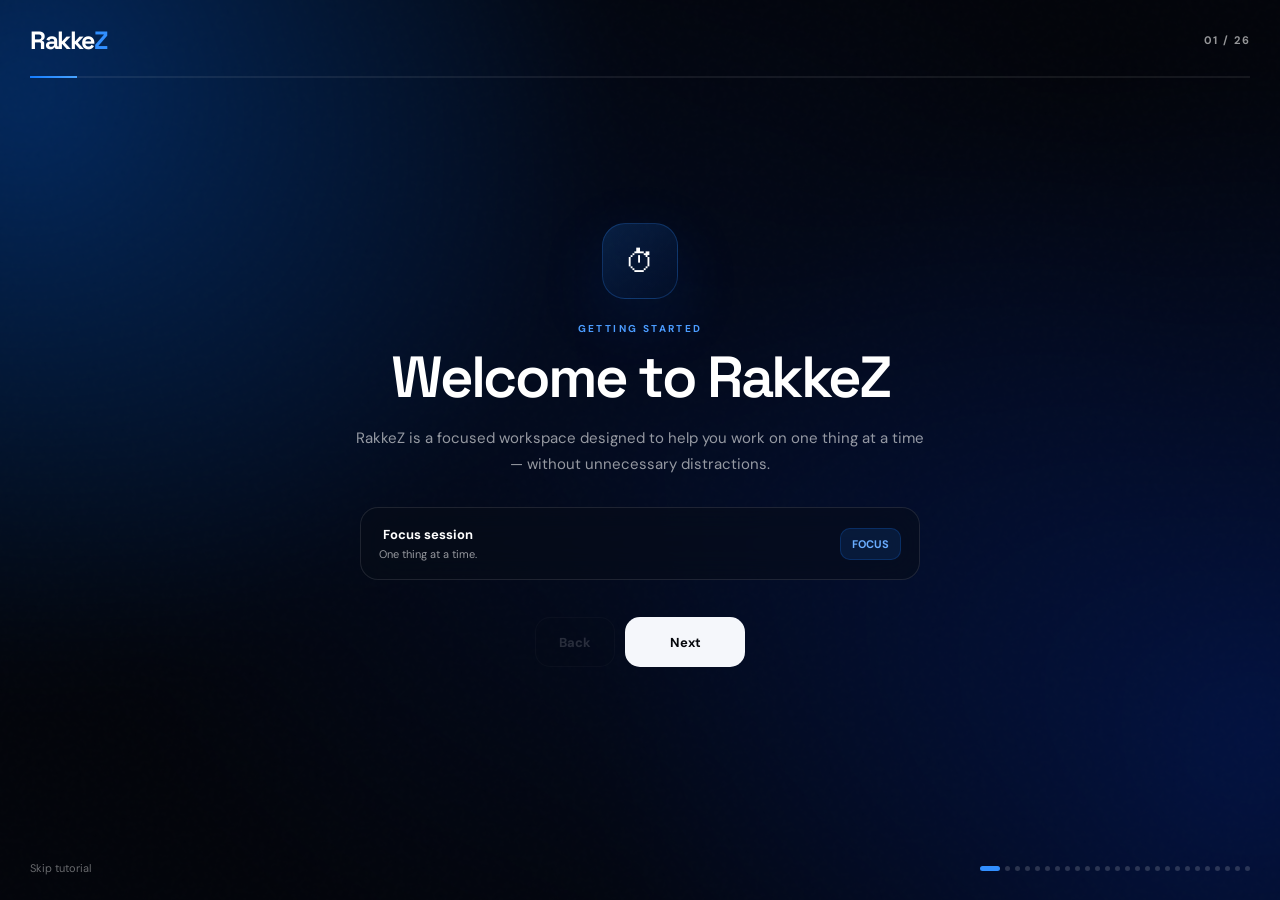
<file: index.html>
<!DOCTYPE html>
<html lang="en">

<head>

<script>
(function () {

    const TUTORIAL_KEY = "rakkez_tutorial_completed";

    const currentPage =
        window.location.pathname
            .split("/")
            .pop()
            .toLowerCase();

    if (currentPage === "tutorial.html") {
        return;
    }

    if (localStorage.getItem(TUTORIAL_KEY) !== "true") {
        window.location.replace("tutorial.html");
    }

})();
</script>


<!-- =====================================================
     THEME SYNC (runs before CSS paints, prevents flash)
===================================================== -->

<script>
(function () {
    try {
        var raw = localStorage.getItem("rakkez_theme_settings");
        var theme = "dark";
        if (raw) {
            var parsed = JSON.parse(raw);
            if (parsed && parsed.theme === "light") {
                theme = "light";
            }
        }
        if (theme === "light") {
            document.documentElement.classList.add("light");
            document.documentElement.dataset.theme = "light";
        }
    } catch (error) {}
})();
</script>


<meta charset="UTF-8">

<meta
    name="viewport"
    content="width=device-width, initial-scale=1.0"
>

<title>RakkeZ — Focus Better</title>


<!-- =====================================================
     FONTS
===================================================== -->

<link rel="preconnect" href="https://fonts.googleapis.com">

<link
    rel="preconnect"
    href="https://fonts.googleapis.com"
    crossorigin
>

<link
    href="https://fonts.googleapis.com/css2?family=DM+Sans:wght@400;500;600;700&family=Space+Grotesk:wght@400;500;600;700&display=swap"
    rel="stylesheet"
>


<!-- =====================================================
     FAVICON
===================================================== -->

<link
    rel="icon"
    type="image/png"
    href="R.png"
>


<!-- =====================================================
     MAIN CSS
===================================================== -->

<link
    rel="stylesheet"
    href="style.css"
>


<!-- =====================================================
     GOOGLE
===================================================== -->

<script
    src="https://accounts.google.com/gsi/client"
    async
    defer
></script>


<!-- =====================================================
     EARLY PAGE LOADER
===================================================== -->

<style>

#pageLoader {

    position: fixed;

    inset: 0;

    width: 100vw;

    height: 100vh;

    z-index: 2147483647;

    display: flex;

    align-items: center;

    justify-content: center;

    background: #03050a;

    overflow: hidden;

    opacity: 1;

    visibility: visible;

    pointer-events: all;

    transition:
        opacity .5s ease,
        visibility .5s ease;

}


#pageLoader.hide {

    opacity: 0;

    visibility: hidden;

    pointer-events: none;

}


.loader-inner {

    display: flex;

    flex-direction: column;

    align-items: center;

    justify-content: center;

    gap: 20px;

    animation:
        loaderEnter .7s cubic-bezier(.16,1,.3,1) both;

}


.loader-logo {

    color: #ffffff;

    font-family: "Space Grotesk", sans-serif;

    font-size: 40px;

    font-weight: 700;

    letter-spacing: -2px;

    line-height: 1;

    animation:
        logoEnter .8s cubic-bezier(.16,1,.3,1) both;

}


.loader-logo span {

    color: #1683ff;

}


.loader-spinner {

    width: 25px;

    height: 25px;

    border-radius: 50%;

    border: 3px solid rgba(var(--ink-rgb),.10);

    border-top-color: #1683ff;

    animation:
        spinnerAppear .5s ease .2s both,
        loaderSpin .8s linear infinite;

}


@keyframes loaderEnter {

    from {

        opacity: 0;

        transform: scale(.88);

    }

    to {

        opacity: 1;

        transform: scale(1);

    }

}


@keyframes logoEnter {

    from {

        opacity: 0;

        transform: translateY(18px);

        filter: blur(8px);

    }

    to {

        opacity: 1;

        transform: translateY(0);

        filter: blur(0);

    }

}


@keyframes spinnerAppear {

    from {

        opacity: 0;

        transform: scale(.5);

    }

    to {

        opacity: 1;

        transform: scale(1);

    }

}


@keyframes loaderSpin {

    from {

        transform: rotate(0deg);

    }

    to {

        transform: rotate(360deg);

    }

}


@media (prefers-reduced-motion: reduce) {

    #pageLoader {

        transition:
            opacity .2s ease,
            visibility .2s ease;

    }

    .loader-inner,
    .loader-logo,
    .loader-spinner {

        animation: none;

    }

}


/* =====================================================
   RAKKEZ PROFESSIONAL MEDIA PLAYER
===================================================== */

.rakkez-media-overlay {

    position: fixed;

    inset: 0;

    z-index: 2147482500;

    display: flex;

    align-items: center;

    justify-content: center;

    padding: 20px;

    background: rgba(0,0,0,.70);

    backdrop-filter: blur(22px);

    -webkit-backdrop-filter: blur(22px);

    opacity: 0;

    visibility: hidden;

    pointer-events: none;

    transition:
        opacity .3s ease,
        visibility .3s ease;

}


.rakkez-media-overlay.show {

    opacity: 1;

    visibility: visible;

    pointer-events: auto;

}


.rakkez-media-panel {

    position: relative;

    width: min(780px, 100%);

    max-height: 90vh;

    overflow-y: auto;

    padding: 26px;

    border-radius: 28px;

    background:
        linear-gradient(
            145deg,
            rgba(15,22,34,.98),
            rgba(4,8,15,.98)
        );

    border: 1px solid rgba(var(--ink-rgb),.10);

    box-shadow:
        0 35px 120px rgba(0,0,0,.65);

    transform:
        translateY(20px)
        scale(.97);

    transition:
        transform .4s cubic-bezier(.16,1,.3,1);

    scrollbar-width: thin;

    scrollbar-color:
        rgba(var(--ink-rgb),.15)
        transparent;

}

html.light .rakkez-media-panel,
body.light .rakkez-media-panel,
[data-theme="light"] .rakkez-media-panel {
    background:
        linear-gradient(
            145deg,
            rgba(255,255,255,.98),
            rgba(240,243,250,.98)
        );

    box-shadow:
        0 35px 120px rgba(20,30,50,.2);
}


.rakkez-media-overlay.show .rakkez-media-panel {

    transform:
        translateY(0)
        scale(1);

}


.rakkez-media-panel::-webkit-scrollbar {

    width: 5px;

}


.rakkez-media-panel::-webkit-scrollbar-track {

    background: transparent;

}


.rakkez-media-panel::-webkit-scrollbar-thumb {

    background: rgba(var(--ink-rgb),.14);

    border-radius: 20px;

}


/* HEADER */

.rakkez-media-header {

    display: flex;

    align-items: center;

    justify-content: space-between;

    gap: 20px;

    margin-bottom: 22px;

}


.rakkez-media-eyebrow {

    margin-bottom: 5px;

    color: rgba(var(--ink-rgb),.35);

    font-size: 10px;

    font-weight: 700;

    letter-spacing: 1.5px;

}


.rakkez-media-title {

    color:var(--text);

    font-family: "Space Grotesk", sans-serif;

    font-size: 25px;

    font-weight: 600;

    letter-spacing: -.5px;

}


.rakkez-media-close {

    width: 38px;

    height: 38px;

    flex-shrink: 0;

    border: 0;

    border-radius: 12px;

    background: rgba(var(--ink-rgb),.055);

    color: rgba(var(--ink-rgb),.65);

    font-size: 22px;

    cursor: pointer;

    transition: .2s ease;

}


.rakkez-media-close:hover {

    background: rgba(var(--ink-rgb),.11);

    color:var(--text);

    transform: rotate(90deg);

}


/* TABS */

.rakkez-media-tabs {

    display: flex;

    gap: 5px;

    padding: 5px;

    margin-bottom: 22px;

    border-radius: 15px;

    background: rgba(var(--ink-rgb),.035);

    border: 1px solid rgba(var(--ink-rgb),.06);

}


.rakkez-media-tab {

    flex: 1;

    min-width: 0;

    border: 0;

    border-radius: 10px;

    padding: 10px 12px;

    background: transparent;

    color: rgba(var(--ink-rgb),.43);

    font-family: "DM Sans", sans-serif;

    font-size: 12px;

    font-weight: 600;

    cursor: pointer;

    transition: .2s ease;

}


.rakkez-media-tab:hover {

    color:var(--text);

    background: rgba(var(--ink-rgb),.045);

}


.rakkez-media-tab.active {

    color:var(--text);

    background: rgba(var(--ink-rgb),.09);

    box-shadow:
        0 4px 18px rgba(0,0,0,.18);

}


/* SOURCE */

.rakkez-media-source {

    display: none;

}


.rakkez-media-source.active {

    display: block;

    animation:
        rakkezMediaFade .25s ease;

}


@keyframes rakkezMediaFade {

    from {

        opacity: 0;

        transform: translateY(6px);

    }

    to {

        opacity: 1;

        transform: translateY(0);

    }

}


/* MAIN PLAYER */

.rakkez-player-main {

    padding: 24px;

    border-radius: 24px;

    background: rgba(var(--ink-rgb),.035);

    border: 1px solid rgba(var(--ink-rgb),.07);

    text-align: center;

}


/* ARTWORK */

.rakkez-artwork-wrap {

    display: flex;

    justify-content: center;

    margin-bottom: 18px;

}


.rakkez-artwork {

    position: relative;

    width: 190px;

    height: 190px;

    overflow: hidden;

    border-radius: 24px;

    display: flex;

    align-items: center;

    justify-content: center;

    background:
        linear-gradient(
            145deg,
            #18263a,
            #080c13
        );

    border: 1px solid rgba(var(--ink-rgb),.10);

    box-shadow:
        0 25px 55px rgba(0,0,0,.35);

    transition:
        transform .35s ease,
        box-shadow .35s ease;

}


.rakkez-artwork.playing {

    transform: scale(1.015);

    box-shadow:
        0 25px 65px rgba(22,131,255,.15);

}


.rakkez-artwork-glow {

    position: absolute;

    width: 120px;

    height: 120px;

    border-radius: 50%;

    background:
        rgba(22,131,255,.20);

    filter: blur(45px);

}


.rakkez-artwork-icon {

    position: relative;

    z-index: 2;

    color: rgba(var(--ink-rgb),.85);

    font-size: 54px;

    font-family: "Space Grotesk", sans-serif;

}


/* TRACK INFO */

.rakkez-track-info {

    margin-bottom: 18px;

}


.rakkez-track-name {

    color:var(--text);

    font-family: "Space Grotesk", sans-serif;

    font-size: 18px;

    font-weight: 600;

    line-height: 1.3;

}


.rakkez-track-artist {

    margin-top: 5px;

    color: rgba(var(--ink-rgb),.42);

    font-size: 12px;

}


/* PROGRESS */

.rakkez-progress-area {

    width: 100%;

    margin-top: 10px;

}


#rakkezProgress {

    appearance: none;

    -webkit-appearance: none;

    width: 100%;

    height: 4px;

    border-radius: 20px;

    outline: none;

    cursor: pointer;

    background:
        rgba(var(--ink-rgb),.10);

}


#rakkezProgress::-webkit-slider-thumb {

    appearance: none;

    -webkit-appearance: none;

    width: 12px;

    height: 12px;

    border-radius: 50%;

    background: #fff;

    cursor: pointer;

    box-shadow:
        0 2px 8px rgba(0,0,0,.3);

}


#rakkezProgress::-moz-range-thumb {

    width: 12px;

    height: 12px;

    border: 0;

    border-radius: 50%;

    background: #fff;

    cursor: pointer;

}


.rakkez-time-row {

    display: flex;

    justify-content: space-between;

    margin-top: 7px;

    color: rgba(var(--ink-rgb),.35);

    font-size: 10px;

    font-variant-numeric: tabular-nums;

}


/* CONTROLS */

.rakkez-player-controls {

    display: flex;

    align-items: center;

    justify-content: center;

    gap: 12px;

    margin-top: 20px;

}


.rakkez-control,
.rakkez-play {

    display: flex;

    align-items: center;

    justify-content: center;

    border: 0;

    cursor: pointer;

    transition:
        transform .2s ease,
        background .2s ease,
        color .2s ease;

}


.rakkez-control {

    width: 38px;

    height: 38px;

    border-radius: 12px;

    background: rgba(var(--ink-rgb),.045);

    color: rgba(var(--ink-rgb),.65);

    font-size: 15px;

}


.rakkez-control:hover {

    background: rgba(var(--ink-rgb),.09);

    color:var(--text);

    transform: translateY(-1px);

}


.rakkez-control.small {

    font-size: 17px;

    color: rgba(var(--ink-rgb),.42);

}


.rakkez-control.small.active {

    color: #1683ff;

    background: rgba(22,131,255,.10);

}


.rakkez-play {

    width: 52px;

    height: 52px;

    border-radius: 50%;

    background: #fff;

    color: #05070b;

    font-size: 17px;

    box-shadow:
        0 10px 30px rgba(0,0,0,.30);

}


.rakkez-play:hover {

    transform: scale(1.05);

}


/* VOLUME */

.rakkez-volume {

    display: flex;

    align-items: center;

    justify-content: center;

    gap: 10px;

    margin-top: 20px;

    color: rgba(var(--ink-rgb),.42);

    font-size: 12px;

}


#rakkezVolume {

    appearance: none;

    -webkit-appearance: none;

    width: 150px;

    height: 4px;

    border-radius: 20px;

    outline: none;

    cursor: pointer;

    background:
        rgba(var(--ink-rgb),.10);

}


#rakkezVolume::-webkit-slider-thumb {

    appearance: none;

    -webkit-appearance: none;

    width: 11px;

    height: 11px;

    border-radius: 50%;

    background: #fff;

    cursor: pointer;

}


#rakkezVolume::-moz-range-thumb {

    width: 11px;

    height: 11px;

    border: 0;

    border-radius: 50%;

    background: #fff;

    cursor: pointer;

}


#rakkezVolumeValue {

    width: 35px;

    text-align: right;

    font-size: 10px;

}


/* PLAYLIST */

.rakkez-playlist-section {

    margin-top: 18px;

}


.rakkez-playlist-header {

    display: flex;

    align-items: center;

    justify-content: space-between;

    gap: 15px;

    margin-bottom: 10px;

}


.rakkez-playlist-title {

    color:var(--text);

    font-family: "Space Grotesk", sans-serif;

    font-size: 14px;

    font-weight: 600;

}


.rakkez-playlist-count {

    margin-top: 2px;

    color: rgba(var(--ink-rgb),.35);

    font-size: 10px;

}


.rakkez-auto-next {

    border: 1px solid rgba(var(--ink-rgb),.08);

    border-radius: 9px;

    padding: 7px 9px;

    background: rgba(var(--ink-rgb),.035);

    color: rgba(var(--ink-rgb),.42);

    font-size: 9px;

    font-weight: 700;

    letter-spacing: .7px;

    cursor: pointer;

    transition: .2s ease;

}


.rakkez-auto-next.active {

    color:var(--text);

    border-color: rgba(22,131,255,.25);

    background: rgba(22,131,255,.10);

}


.rakkez-playlist {

    display: flex;

    flex-direction: column;

    gap: 5px;

    max-height: 220px;

    overflow-y: auto;

    scrollbar-width: thin;

    scrollbar-color:
        rgba(var(--ink-rgb),.12)
        transparent;

}


.rakkez-playlist::-webkit-scrollbar {

    width: 4px;

}


.rakkez-playlist::-webkit-scrollbar-thumb {

    background: rgba(var(--ink-rgb),.12);

    border-radius: 20px;

}


.rakkez-track {

    display: flex;

    align-items: center;

    gap: 12px;

    width: 100%;

    padding: 10px;

    border: 1px solid transparent;

    border-radius: 13px;

    background: rgba(var(--ink-rgb),.025);

    color:var(--text);

    text-align: left;

    cursor: pointer;

    transition: .2s ease;

}


.rakkez-track:hover {

    background: rgba(var(--ink-rgb),.055);

    border-color:
        rgba(var(--ink-rgb),.06);

}


.rakkez-track.active {

    background:
        rgba(22,131,255,.08);

    border-color:
        rgba(22,131,255,.16);

}


.rakkez-track-art {

    width: 38px;

    height: 38px;

    flex-shrink: 0;

    display: flex;

    align-items: center;

    justify-content: center;

    border-radius: 10px;

    background:
        linear-gradient(
            145deg,
            #172437,
            #090d14
        );

    color: rgba(var(--ink-rgb),.65);

    font-size: 15px;

}


.rakkez-track-details {

    min-width: 0;

    flex: 1;

}


.rakkez-track-title {

    overflow: hidden;

    color: rgba(var(--ink-rgb),.82);

    font-size: 12px;

    font-weight: 600;

    white-space: nowrap;

    text-overflow: ellipsis;

}


.rakkez-track-source {

    margin-top: 3px;

    color: rgba(var(--ink-rgb),.32);

    font-size: 9px;

}


.rakkez-track-duration {

    color: rgba(var(--ink-rgb),.30);

    font-size: 9px;

    font-variant-numeric: tabular-nums;

}


/* EXTERNAL SOURCES */

.rakkez-external-box {

    padding: 28px;

    border-radius: 22px;

    background: rgba(var(--ink-rgb),.035);

    border: 1px solid rgba(var(--ink-rgb),.07);

    text-align: center;

}


.rakkez-external-icon {

    width: 55px;

    height: 55px;

    margin: 0 auto 15px;

    display: flex;

    align-items: center;

    justify-content: center;

    border-radius: 16px;

    background: rgba(var(--ink-rgb),.06);

    color:var(--text);

    font-family: "Space Grotesk", sans-serif;

    font-size: 21px;

    font-weight: 700;

}


.rakkez-external-icon.spotify {

    color:var(--text);

}


.rakkez-external-title {

    color:var(--text);

    font-family: "Space Grotesk", sans-serif;

    font-size: 18px;

    font-weight: 600;

}


.rakkez-external-description {

    max-width: 420px;

    margin: 7px auto 20px;

    color: rgba(var(--ink-rgb),.40);

    font-size: 12px;

    line-height: 1.5;

}


.rakkez-input-row {

    display: flex;

    gap: 8px;

    max-width: 570px;

    margin: 0 auto;

}


.rakkez-media-input {

    min-width: 0;

    flex: 1;

    height: 43px;

    padding: 0 14px;

    border: 1px solid rgba(var(--ink-rgb),.08);

    border-radius: 12px;

    outline: none;

    background: rgba(var(--ink-rgb),.045);

    color:var(--text);

    font-family: "DM Sans", sans-serif;

    font-size: 12px;

    transition: .2s ease;

}


.rakkez-media-input::placeholder {

    color: rgba(var(--ink-rgb),.28);

}


.rakkez-media-input:focus {

    border-color:
        rgba(22,131,255,.35);

    background:
        rgba(var(--ink-rgb),.06);

}


.rakkez-media-action {

    height: 43px;

    padding: 0 18px;

    border: 0;

    border-radius: 12px;

    background: #1683ff;

    color: #fff;

    font-size: 12px;

    font-weight: 700;

    cursor: pointer;

    transition: .2s ease;

}


.rakkez-media-action:hover {

    transform: translateY(-1px);

    box-shadow:
        0 8px 25px rgba(22,131,255,.22);

}


.rakkez-external-embed {

    margin-top: 20px;

    overflow: hidden;

    border-radius: 16px;

    background: rgba(0,0,0,.25);

}


.rakkez-external-embed iframe {

    display: block;

    width: 100%;

    min-height: 300px;

    border: 0;

}


/* LOCAL */

.rakkez-file-button {

    display: inline-flex;

    align-items: center;

    justify-content: center;

    min-height: 43px;

    padding: 0 18px;

    border-radius: 12px;

    background: rgba(var(--ink-rgb),.07);

    border: 1px solid rgba(var(--ink-rgb),.08);

    color:var(--text);

    font-size: 12px;

    font-weight: 600;

    cursor: pointer;

    transition: .2s ease;

}


.rakkez-file-button:hover {

    background: rgba(var(--ink-rgb),.11);

}


#rakkezLocalAudio {

    display: none;

}


/* MOBILE */

@media (max-width: 600px) {

    .rakkez-media-overlay {

        padding: 10px;

        align-items: flex-end;

    }

    .rakkez-media-panel {

        width: 100%;

        max-height: 92vh;

        padding: 18px;

        border-radius: 24px;

    }

    .rakkez-media-title {

        font-size: 21px;

    }

    .rakkez-media-tabs {

        overflow-x: auto;

    }

    .rakkez-media-tab {

        min-width: 70px;

        padding: 9px 8px;

        font-size: 11px;

    }

    .rakkez-player-main {

        padding: 18px;

    }

    .rakkez-artwork {

        width: 150px;

        height: 150px;

        border-radius: 20px;

    }

    .rakkez-artwork-icon {

        font-size: 44px;

    }

    .rakkez-input-row {

        flex-direction: column;

    }

    .rakkez-media-action {

        width: 100%;

    }

    .rakkez-volume {

        gap: 7px;

    }

    #rakkezVolume {

        width: 120px;

    }

}


@media (max-width: 380px) {

    .rakkez-player-controls {

        gap: 7px;

    }

    .rakkez-control {

        width: 34px;

        height: 34px;

    }

    .rakkez-play {

        width: 48px;

        height: 48px;

    }

}

</style>

</head>


<body>


<!-- =====================================================
     PAGE LOADER
===================================================== -->

<div id="pageLoader">

    <div class="loader-inner">

        <div class="loader-logo">
            Rakke<span>Z</span>
        </div>

        <div class="loader-spinner"></div>

    </div>

</div>


<script>
(function () {

    function hidePageLoader() {

        const loader =
            document.getElementById("pageLoader");

        if (!loader) return;

        loader.classList.add("hide");

        setTimeout(function () {

            loader.style.display = "none";

        }, 550);

    }


    if (document.readyState === "loading") {

        document.addEventListener(
            "DOMContentLoaded",
            hidePageLoader,
            { once: true }
        );

    } else {

        hidePageLoader();

    }


    setTimeout(hidePageLoader, 4000);

})();
</script>


<!-- =====================================================
     APP
===================================================== -->

<div class="app">


<!-- =====================================================
     BACKGROUND
===================================================== -->

<div class="background">

    <div class="bg-gradient"></div>

    <img
        id="customImage"
        class="custom-bg"
        alt=""
    >

    <video
        id="customVideo"
        class="custom-bg"
        autoplay
        muted
        loop
        playsinline
    ></video>

    <div class="bg-overlay"></div>

</div>


<!-- =====================================================
     HEADER
===================================================== -->

<header class="topbar">

    <div
        class="logo"
        onclick="window.location.href='/'"
        style="cursor:pointer"
    >

        Rakke<span>Z</span>

    </div>


    <div class="top-actions">

        <button
    class="icon-btn blog-btn"
    id="blogOpen"
    title="Blog"
    type="button"
    onclick="window.location.href='rakkez-blog.html'"
>
    Blog
</button>


        <button
            class="icon-btn language-btn"
            id="languageToggle"
            type="button"
            title="Change language"
        >

            <span class="language-icon" aria-hidden="true">
                <svg viewBox="0 0 24 24" width="18" height="18" fill="none" stroke="currentColor" stroke-width="1.6" stroke-linecap="round" stroke-linejoin="round">
                    <circle cx="12" cy="12" r="9"></circle>
                    <path d="M3 12h18"></path>
                    <path d="M12 3c2.8 2.6 4.2 5.7 4.2 9s-1.4 6.4-4.2 9c-2.8-2.6-4.2-5.7-4.2-9s1.4-6.4 4.2-9z"></path>
                </svg>
            </span>

            <span id="languageLabel" class="sr-only">
                العربية
            </span>

        </button>


        <button
            class="icon-btn"
            id="mediaOpen"
            title="Media"
            type="button"
        >
            ♫
        </button>


        <button
            class="icon-btn"
            id="tasksOpen"
            title="Tasks"
            type="button"
        >
            ✓
        </button>


        <button
            class="icon-btn"
            id="focusOnlyBtn"
            title="Focus Only"
            type="button"
        >
            ◉
        </button>


        <button
            class="icon-btn"
            id="themeBtn"
            title="Theme"
            type="button"
        >
            ☾
        </button>


        <button
            class="icon-btn"
            id="settingsOpen"
            title="Settings"
            type="button"
        >
            ⚙
        </button>

    </div>

</header>


<!-- =====================================================
     MAIN TIMER
===================================================== -->

<main class="main">

    <section class="timer-card">

        <div
            class="mode"
            id="modeText"
        >
            FOCUS
        </div>


        <div
            class="timer"
            id="timer"
        >
            25:00
        </div>


        <div
            class="timer-label"
            id="timerLabel"
        >
            Stay focused. One thing at a time.
        </div>


        <div
            class="current-task"
            id="currentTask"
        >

            <span>
                NO TASK SELECTED
            </span>

        </div>


        <div class="progress-wrap">

            <div
                class="progress"
                id="progress"
            ></div>

        </div>


        <div class="controls">

    <button
        class="primary"
        id="startBtn"
        type="button"
    >
        START
    </button>


    <button
        class="secondary"
        id="resetBtn"
        type="button"
        title="Reset Timer"
    >
        ↻
    </button>


    <button
        class="secondary rakkez-mini-open-btn"
        id="miniTimerBtn"
        type="button"
        title="Mini Timer"
    >
        ⧉
    </button>

</div>

    </section>

</main>


<!-- =====================================================
     BOTTOM
===================================================== -->

<div class="bottom-bar">

    <div class="stats">

        <div class="stat">

            <div class="stat-title">
                Focus
            </div>

            <div
                class="stat-value"
                id="focusStat"
            >
                0m
            </div>

        </div>


        <div class="stat">

            <div class="stat-title">
                Daily Goal
            </div>

            <div
                class="stat-value"
                id="goalStat"
            >
                0m / 4h
            </div>

        </div>


        <div class="stat">

            <div class="stat-title">
                Sessions
            </div>

            <div
                class="stat-value"
                id="sessionsStat"
            >
                0
            </div>

        </div>


        <div class="stat">

            <div class="stat-title">
                Streak
            </div>

            <div
                class="stat-value"
                id="streakStat"
            >
                0 days
            </div>

        </div>

    </div>


    <button
        class="ambient-btn"
        id="ambientOpen"
        type="button"
    >
        ✦ AMBIENT
    </button>

</div>


<!-- =====================================================
     FOCUS ONLY EXIT
===================================================== -->

<button
    class="focus-exit"
    id="focusExit"
    type="button"
>
    EXIT FOCUS
</button>

</div>


<!-- =====================================================
     SETTINGS
===================================================== -->

<div
    class="overlay"
    id="settingsOverlay"
>

<div class="panel">

<div class="panel-head">

    <div class="panel-title">
        Settings
    </div>

    <button
        class="close"
        data-close="settingsOverlay"
        type="button"
    >
        ×
    </button>

</div>


<div class="section">

<div class="section-title">
    Timer
</div>


<div class="setting">

<div>

<div class="setting-name">
    Focus Duration
</div>

<div class="setting-description">
    Minutes for every focus session
</div>

</div>

<input
    class="number-input"
    id="focusInput"
    type="number"
    min="1"
    max="180"
>

</div>


<div class="setting">

<div>

<div class="setting-name">
    Short Break
</div>

<div class="setting-description">
    Break between sessions
</div>

</div>

<input
    class="number-input"
    id="shortBreakInput"
    type="number"
    min="1"
    max="60"
>

</div>


<div class="setting">

<div>

<div class="setting-name">
    Long Break
</div>

<div class="setting-description">
    Longer break
</div>

</div>

<input
    class="number-input"
    id="longBreakInput"
    type="number"
    min="1"
    max="120"
>

</div>


<div class="setting">

<div>

<div class="setting-name">
    Sessions Before Long Break
</div>

<div class="setting-description">
    How many focus sessions before a long break
</div>

</div>

<input
    class="number-input"
    id="longBreakAfterInput"
    type="number"
    min="1"
    max="10"
>

</div>

</div>


<div class="section">

<div class="section-title">
    Daily Goal
</div>


<div class="setting">

<div>

<div class="setting-name">
    Daily Focus Goal
</div>

<div class="setting-description">
    Your target focus time
</div>

</div>


<div class="goal-input-wrap">

<input
    class="number-input"
    id="dailyGoalInput"
    type="number"
    min="1"
    max="1440"
>

<span>
    minutes
</span>

</div>

</div>

</div>


<div class="section">

<div class="section-title">
    Smart Timer
</div>


<div class="setting">

<div>

<div class="setting-name">
    Auto Start
</div>

<div class="setting-description">
    Automatically start next phase
</div>

</div>

<button
    class="toggle"
    id="autoStartToggle"
    type="button"
></button>

</div>


<div class="setting">

<div>

<div class="setting-name">
    Smart Timer
</div>

<div class="setting-description">
    Restore timer after leaving
</div>

</div>

<button
    class="toggle active"
    id="smartTimerToggle"
    type="button"
></button>

</div>

</div>


<div class="section">

<div class="section-title">
    Alarm
</div>


<div class="setting">

<div>

<div class="setting-name">
    Completion Sound
</div>

<div class="setting-description">
    Sound when a phase finishes
</div>

</div>

<button
    class="toggle active"
    id="soundToggle"
    type="button"
></button>

</div>


<div class="setting alarm-setting">

<div>

<div class="setting-name">
    Alarm Volume
</div>

<div class="setting-description">
    Notification volume
</div>

</div>


<div class="volume-control">

<input
    type="range"
    id="alarmVolume"
    min="0"
    max="100"
    value="70"
>

<span id="alarmVolumeValue">
    70%
</span>

</div>

</div>


<div class="setting">

<div>

<div class="setting-name">
    Alarm Sound
</div>

<div class="setting-description">
    Choose your completion sound
</div>

</div>


<select
    id="alarmSound"
    class="select-input"
>

<option value="soft">
    Soft Bell
</option>

<option value="digital">
    Digital
</option>

<option value="focus">
    Focus
</option>

<option value="gentle">
    Gentle
</option>

<option value="deep">
    Deep
</option>

<option value="success">
    Success
</option>

<option value="custom">
    Custom
</option>

</select>

</div>


<div class="setting">

<div>

<div class="setting-name">
    Test Sound
</div>

<div class="setting-description">
    Preview the selected alarm
</div>

</div>


<button
    id="testAlarmBtn"
    class="secondary"
    type="button"
    data-testing="false"
>

<span id="testAlarmIcon">
    ▶
</span>

<span id="testAlarmText">
    Test
</span>

</button>

</div>


<label
    class="alarm-upload"
    for="alarmFile"
    id="alarmUploadLabel"
>

<strong>
    + Upload Custom Alarm
</strong>

<span>
    MP3 / WAV / M4A
</span>

</label>


<input
    id="alarmFile"
    type="file"
    accept="audio/*"
    hidden
>


<div
    id="customAlarmInfo"
    style="
        display:none;
        margin-top:10px;
        padding:12px 14px;
        border-radius:14px;
        background:rgba(var(--ink-rgb),.045);
        border:1px solid rgba(var(--ink-rgb),.09);
        font-size:12px;
        color:rgba(var(--ink-rgb),.68);
    "
>

<div
    style="
        display:flex;
        align-items:center;
        gap:10px;
    "
>

<span
    id="alarmUploadIcon"
    style="
        width:28px;
        height:28px;
        border-radius:9px;
        display:flex;
        align-items:center;
        justify-content:center;
        background:rgba(var(--ink-rgb),.08);
        color:var(--text);
        font-size:14px;
        flex-shrink:0;
    "
>
    ✓
</span>


<div
    style="
        min-width:0;
        flex:1;
    "
>

<div
    id="alarmUploadStatus"
    style="
        color:rgba(var(--ink-rgb),.82);
        font-weight:600;
        margin-bottom:3px;
    "
>
    Custom alarm ready
</div>


<div
    id="customAlarmName"
    style="
        color:rgba(var(--ink-rgb),.45);
        white-space:nowrap;
        overflow:hidden;
        text-overflow:ellipsis;
    "
>
    Custom alarm
</div>

</div>

</div>

</div>


<div
    id="mediaUploadStatus"
    class="media-upload-status"
>
    No file uploaded
</div>

</div>


<div class="section">

<div class="section-title">
    Accounts
</div>


<div
    class="account-card"
    id="spotifyAccount"
>

<div class="account-icon spotify-icon">
    S
</div>

<div class="account-info">

<strong>
    Spotify
</strong>

<span id="spotifyStatus">
    Not connected
</span>

</div>

<button
    class="account-button"
    id="spotifyLogin"
    type="button"
>
    Connect
</button>

</div>


<div
    class="account-card"
    id="googleAccount"
>

<div class="account-icon google-icon">
    G
</div>

<div class="account-info">

<strong>
    Google / YouTube
</strong>

<span id="googleStatus">
    Not connected
</span>

</div>

<button
    class="account-button"
    id="googleLogin"
    type="button"
>
    Connect
</button>

</div>

</div>


<div class="section">

<div class="section-title">
    Reset
</div>

<button
    id="resetStatsBtn"
    class="danger-button"
    type="button"
>
    Reset All Statistics
</button>

</div>

</div>

</div>


<!-- =====================================================
     TASKS
===================================================== -->

<div
    class="overlay"
    id="tasksOverlay"
>

<div class="panel task-panel">

<div class="panel-head">

<div>

<div class="panel-title">
    Tasks
</div>

<div class="panel-subtitle">
    What are you focusing on?
</div>

</div>


<button
    class="close"
    data-close="tasksOverlay"
    type="button"
>
    ×
</button>

</div>


<div class="task-input-row">

<input
    id="taskInput"
    class="media-input"
    placeholder="Add a task..."
    maxlength="100"
>


<button
    id="addTaskBtn"
    class="task-add"
    type="button"
>
    +
</button>

</div>


<div
    class="task-list"
    id="taskList"
></div>


<div
    class="task-empty"
    id="taskEmpty"
>

No tasks yet.
<br>
Add something you want to accomplish.

</div>

</div>

</div>


<!-- =====================================================
     PROFESSIONAL MEDIA PLAYER
===================================================== -->

<div
    class="rakkez-media-overlay"
    id="rakkezMediaOverlay"
    aria-hidden="true"
>

<div class="rakkez-media-panel">


<!-- HEADER -->

<div class="rakkez-media-header">

<div>

<div
    class="rakkez-media-eyebrow"
    data-media-i18n="eyebrow"
>
    RAKKEZ MEDIA
</div>


<div
    class="rakkez-media-title"
    data-media-i18n="focusMusic"
>
    Focus Music
</div>

</div>


<button
    class="rakkez-media-close"
    id="rakkezMediaClose"
    type="button"
    aria-label="Close"
    data-media-i18n-title="close"
>
    ×
</button>

</div>


<!-- =====================================================
     TABS
===================================================== -->

<div class="rakkez-media-tabs">

    <button
        class="rakkez-media-tab active"
        data-rakkez-source="lofi"
        type="button"
        data-media-i18n="lofi"
    >
        Lofi
    </button>


    <button
        class="rakkez-media-tab"
        data-rakkez-source="effects"
        type="button"
        data-media-i18n="effects"
    >
        Effects
    </button>


    <button
        class="rakkez-media-tab"
        data-rakkez-source="youtube"
        type="button"
        data-media-i18n="youtube"
    >
        YouTube
    </button>


    <button
        class="rakkez-media-tab"
        data-rakkez-source="spotify"
        type="button"
        data-media-i18n="spotify"
    >
        Spotify
    </button>


    <button
        class="rakkez-media-tab"
        data-rakkez-source="local"
        type="button"
        data-media-i18n="local"
    >
        Local
    </button>

</div>


<!-- =====================================================
     LOFI
===================================================== -->

<div
    class="rakkez-media-source active"
    id="rakkezLofiSource"
    data-rakkez-source="lofi"
>

<div class="rakkez-player-main">


<div class="rakkez-artwork-wrap">

<div
    class="rakkez-artwork"
    id="rakkezArtwork"
>

<div class="rakkez-artwork-glow"></div>

<div class="rakkez-artwork-icon">
    ♪
</div>

</div>

</div>


<div class="rakkez-track-info">

<div
    class="rakkez-track-name"
    id="rakkezTrackName"
>
    Rainy Night
</div>


<div
    class="rakkez-track-artist"
    id="rakkezTrackArtist"
>
    RakkeZ Lofi
</div>

</div>


<div class="rakkez-progress-area">

<input
    type="range"
    id="rakkezProgress"
    min="0"
    max="100"
    value="0"
    step="0.1"
>


<div class="rakkez-time-row">

<span id="rakkezCurrentTime">
    0:00
</span>

<span id="rakkezDuration">
    0:00
</span>

</div>

</div>


<div class="rakkez-player-controls">

<button
    class="rakkez-control small"
    id="rakkezShuffle"
    type="button"
    title="Shuffle"
    data-media-i18n-title="shuffle"
>
    ⤨
</button>


<button
    class="rakkez-control"
    id="rakkezPrevious"
    type="button"
    title="Previous"
    data-media-i18n-title="previous"
>
    ⏮
</button>


<button
    class="rakkez-play"
    id="rakkezPlay"
    type="button"
    title="Play"
    data-media-i18n-title="play"
>
    ▶
</button>


<button
    class="rakkez-control"
    id="rakkezNext"
    type="button"
    title="Next"
    data-media-i18n-title="next"
>
    ⏭
</button>


<button
    class="rakkez-control small"
    id="rakkezLoop"
    type="button"
    title="Loop"
    data-media-i18n-title="loop"
>
    ↻
</button>

</div>


<div class="rakkez-volume">

<span>
    🔊
</span>


<input
    type="range"
    id="rakkezVolume"
    min="0"
    max="1"
    value=".7"
    step=".01"
>


<span id="rakkezVolumeValue">
    70%
</span>

</div>

</div>


<div class="rakkez-playlist-section">

<div class="rakkez-playlist-header">

<div>

<div
    class="rakkez-playlist-title"
    data-media-i18n="playlist"
>
    Playlist
</div>


<div
    class="rakkez-playlist-count"
    id="rakkezPlaylistCount"
>
    0 tracks
</div>

</div>


<button
    class="rakkez-auto-next active"
    id="rakkezAutoNext"
    type="button"
    data-media-i18n="autoNext"
>
    AUTO-NEXT
</button>

</div>


<div
    class="rakkez-playlist"
    id="rakkezPlaylist"
></div>

</div>

</div>


<!-- =====================================================
     EFFECTS
===================================================== -->

<div
    class="rakkez-media-source"
    id="rakkezEffectsSource"
    data-rakkez-source="effects"
>


<!-- RAIN -->

<div class="rakkez-effect-card">

<div class="rakkez-effect-info">

<div class="rakkez-effect-icon">
    🌧️
</div>


<div>

<div class="rakkez-effect-title">
    Rain
</div>


<div class="rakkez-effect-subtitle">
    Soft rain for focus
</div>

</div>

</div>


<button
    id="rakkezRainToggle"
    class="rakkez-effect-toggle"
    type="button"
>
    Play Rain
</button>


<div class="rakkez-effect-volume">

<span>
    Volume
</span>


<input
    id="rakkezRainVolume"
    type="range"
    min="0"
    max="1"
    step="0.01"
    value="0.5"
>


<span id="rakkezRainVolumeValue">
    50%
</span>

</div>

</div>


<!-- AIRPLANE -->

<div class="rakkez-effect-card">

<div class="rakkez-effect-info">

<div class="rakkez-effect-icon">
    ✈️
</div>


<div>

<div class="rakkez-effect-title">
    Airplane
</div>


<div class="rakkez-effect-subtitle">
    Calm airplane cabin ambience
</div>

</div>

</div>


<button
    id="rakkezAirplaneToggle"
    class="rakkez-effect-toggle"
    type="button"
>
    Play Airplane
</button>


<div class="rakkez-effect-volume">

<span>
    Volume
</span>


<input
    id="rakkezAirplaneVolume"
    type="range"
    min="0"
    max="1"
    step="0.01"
    value="0.5"
>


<span id="rakkezAirplaneVolumeValue">
    50%
</span>

</div>

</div>

</div>


<!-- =====================================================
     YOUTUBE
===================================================== -->

<div
    class="rakkez-media-source"
    id="rakkezYoutubeSource"
    data-rakkez-source="youtube"
>

<div class="rakkez-external-box">

<div class="rakkez-external-icon">
    ▶
</div>


<div
    class="rakkez-external-title"
    data-media-i18n="youtube"
>
    YouTube
</div>


<div
    class="rakkez-external-description"
    data-media-i18n="youtubeDescription"
>
    Paste a YouTube video URL and play it inside RakkeZ.
</div>


<div class="rakkez-input-row">

<input
    id="rakkezYoutubeInput"
    class="rakkez-media-input"
    type="text"
    placeholder="Paste YouTube URL..."
    data-media-i18n-placeholder="youtubePlaceholder"
>


<button
    id="rakkezYoutubePlay"
    class="rakkez-media-action"
    type="button"
    data-media-i18n="play"
>
    Play
</button>

</div>


<div
    id="rakkezYoutubeEmbed"
    class="rakkez-external-embed"
></div>

</div>

</div>


<!-- =====================================================
     SPOTIFY
===================================================== -->

<div
    class="rakkez-media-source"
    id="rakkezSpotifySource"
    data-rakkez-source="spotify"
>

<div class="rakkez-external-box">

<div class="rakkez-external-icon spotify">
    S
</div>


<div
    class="rakkez-external-title"
    data-media-i18n="spotify"
>
    Spotify
</div>


<div
    class="rakkez-external-description"
    data-media-i18n="spotifyDescription"
>
    Paste a Spotify track, album or playlist URL.
</div>


<div class="rakkez-input-row">

<input
    id="rakkezSpotifyInput"
    class="rakkez-media-input"
    type="text"
    placeholder="Paste Spotify URL..."
    data-media-i18n-placeholder="spotifyPlaceholder"
>


<button
    id="rakkezSpotifyPlay"
    class="rakkez-media-action"
    type="button"
    data-media-i18n="open"
>
    Open
</button>

</div>


<div
    id="rakkezSpotifyEmbed"
    class="rakkez-external-embed"
></div>

</div>

</div>


<!-- =====================================================
     LOCAL
===================================================== -->

<div
    class="rakkez-media-source"
    id="rakkezLocalSource"
    data-rakkez-source="local"
>

<div class="rakkez-external-box">

<div class="rakkez-external-icon">
    ♪
</div>


<div
    class="rakkez-external-title"
    data-media-i18n="localMusic"
>
    Local Music
</div>


<div
    class="rakkez-external-description"
    data-media-i18n="localDescription"
>
    Choose multiple music files from your device.
</div>


<label
    class="rakkez-file-button"
    for="rakkezLocalFile"
    data-media-i18n="chooseMusic"
>
    Choose Music
</label>


<input
    id="rakkezLocalFile"
    type="file"
    accept="audio/*"
    multiple
    hidden
>


<div
    id="rakkezLocalList"
    class="rakkez-local-list"
></div>


<audio
    id="rakkezLocalAudio"
    preload="metadata"
></audio>

</div>

</div>

</div>

</div>


<!-- =====================================================
     MINI PLAYER
===================================================== -->

<div
    id="rakkezMiniPlayer"
    class="rakkez-mini-player"
    aria-hidden="true"
>

<div
    class="rakkez-mini-artwork"
    id="rakkezMiniArtwork"
>
    ♪
</div>


<div class="rakkez-mini-info">

<div
    class="rakkez-mini-title"
    id="rakkezMiniTitle"
>
    Rainy Night
</div>


<div
    class="rakkez-mini-artist"
    id="rakkezMiniArtist"
>
    RakkeZ Lofi
</div>

</div>


<button
    class="rakkez-mini-control"
    id="rakkezMiniPlay"
    type="button"
    title="Play"
    data-media-i18n-title="play"
>
    ▶
</button>


<button
    class="rakkez-mini-control"
    id="rakkezMiniNext"
    type="button"
    title="Next"
    data-media-i18n-title="next"
>
    ⏭
</button>


<button
    class="rakkez-mini-close"
    id="rakkezMiniClose"
    type="button"
    title="Close"
    data-media-i18n-title="close"
>
    ×
</button>


<div class="rakkez-mini-progress">

<span id="rakkezMiniProgress"></span>

</div>

</div>


<!-- =====================================================
     AMBIENT
===================================================== -->

<div
    class="overlay"
    id="ambientOverlay"
>

<div class="panel ambient-panel">

<div class="panel-head">

<div>

<div class="panel-title">
    Ambient
</div>

<div class="panel-subtitle">
    Choose your atmosphere.
</div>

</div>


<button
    class="close"
    data-close="ambientOverlay"
    type="button"
>
    ×
</button>

</div>


<div
    class="ambient-grid"
    id="ambientGrid"
></div>


<label
    class="upload-ambient"
    for="bgFile"
>
    + Upload Image / Video Background
</label>


<input
    id="bgFile"
    type="file"
    accept="image/*,video/*"
    hidden
>

</div>

</div>


<!-- =====================================================
     RESET CONFIRMATION
===================================================== -->

<div
    class="overlay"
    id="confirmOverlay"
>

    <div class="panel confirm-panel">

        <div class="confirm-icon">
            ↻
        </div>

        <div class="panel-title">
            Reset All Statistics?
        </div>

        <div class="confirm-description">
            This will set your Focus time, Sessions and Daily Goal back to 0.
            Your streak and tasks are kept safe. This cannot be undone.
        </div>

        <div class="confirm-actions">

            <button
                class="secondary"
                data-close="confirmOverlay"
                type="button"
            >
                Cancel
            </button>

            <button
                id="confirmReset"
                class="danger-confirm"
                type="button"
            >
                Reset
            </button>

        </div>

    </div>

</div>


<!-- =====================================================
     MEDIA SUPPORT CSS
===================================================== -->

<style>

/* =====================================================
   EFFECTS
===================================================== */

.rakkez-effect-card {
    width: 100%;
    margin-top: 22px;
    padding: 16px;
    border: 1px solid rgba(var(--ink-rgb),.09);
    border-radius: 16px;
    background: rgba(var(--ink-rgb),.035);
    box-sizing: border-box;
}

.rakkez-effect-info {
    display: flex;
    align-items: center;
    gap: 12px;
}

.rakkez-effect-icon {
    width: 46px;
    height: 46px;
    flex: 0 0 46px;
    display: grid;
    place-items: center;
    border-radius: 13px;
    background: linear-gradient(
        135deg,
        rgba(22,131,255,.22),
        rgba(var(--ink-rgb),.05)
    );
    font-size: 21px;
}

.rakkez-effect-title {
    color: var(--text, #fff);
    font-size: 14px;
    font-weight: 700;
}

.rakkez-effect-subtitle {
    margin-top: 4px;
    color: var(--muted, rgba(var(--ink-rgb),.56));
    font-size: 11px;
}

.rakkez-effect-toggle {
    width: 100%;
    margin-top: 16px;
    height: 42px;
    border: 1px solid rgba(22,131,255,.28);
    border-radius: 12px;
    background: rgba(22,131,255,.10);
    color:var(--text);
    font-size: 12px;
    font-weight: 700;
    cursor: pointer;
    transition:
        background .18s ease,
        border-color .18s ease,
        transform .18s ease;
}

.rakkez-effect-toggle:hover {
    transform: translateY(-1px);
    background: rgba(22,131,255,.16);
    border-color: rgba(22,131,255,.45);
}

.rakkez-effect-toggle.active {
    background: rgba(22,131,255,.22);
    border-color: rgba(22,131,255,.55);
}

.rakkez-effect-volume {
    display: flex;
    align-items: center;
    gap: 10px;
    margin-top: 14px;
    color: var(--muted, rgba(var(--ink-rgb),.56));
    font-size: 12px;
}

.rakkez-effect-volume input {
    flex: 1;
}

#rakkezRainVolumeValue,
#rakkezAirplaneVolumeValue {
    width: 36px;
    text-align: right;
    color: var(--muted, rgba(var(--ink-rgb),.56));
    font-size: 11px;
}


/* =====================================================
   MINI PLAYER
===================================================== */

.rakkez-mini-player {
    position: fixed;
    right: 22px;
    bottom: 22px;
    width: min(380px, calc(100vw - 32px));
    min-height: 76px;
    z-index: 99998;

    display: flex;
    align-items: center;
    gap: 12px;

    padding: 10px 12px;

    border: 1px solid rgba(var(--ink-rgb),.12);
    border-radius: 18px;

    background: rgba(var(--surface-rgb),.94);

    backdrop-filter: blur(22px);
    -webkit-backdrop-filter: blur(22px);

    box-shadow: 0 18px 50px rgba(0,0,0,.35);

    opacity: 0;
    visibility: hidden;

    transform: translateY(18px) scale(.96);

    pointer-events: none;

    transition:
        opacity .25s ease,
        transform .25s ease,
        visibility .25s ease;
}

.rakkez-mini-player.show {
    opacity: 1;
    visibility: visible;

    transform: translateY(0) scale(1);

    pointer-events: auto;
}

.rakkez-mini-artwork {
    width: 52px;
    height: 52px;
    flex: 0 0 52px;

    display: grid;
    place-items: center;

    border-radius: 13px;

    background: linear-gradient(
        135deg,
        rgba(22,131,255,.30),
        rgba(var(--ink-rgb),.06)
    );

    background-size: cover;
    background-position: center;

    color:var(--text);
    font-size: 21px;

    overflow: hidden;
}

.rakkez-mini-info {
    min-width: 0;
    flex: 1;
}

.rakkez-mini-title {
    color: var(--text, #fff);
    font-size: 13px;
    font-weight: 700;

    white-space: nowrap;
    overflow: hidden;
    text-overflow: ellipsis;
}

.rakkez-mini-artist {
    margin-top: 4px;

    color: var(--muted, rgba(var(--ink-rgb),.56));
    font-size: 11px;

    white-space: nowrap;
    overflow: hidden;
    text-overflow: ellipsis;
}

.rakkez-mini-control,
.rakkez-mini-close {
    width: 34px;
    height: 34px;
    flex: 0 0 34px;

    display: grid;
    place-items: center;

    border: 1px solid rgba(var(--ink-rgb),.09);
    border-radius: 10px;

    background: rgba(var(--ink-rgb),.055);

    color: var(--text, #fff);

    cursor: pointer;

    transition:
        transform .18s ease,
        background .18s ease,
        border-color .18s ease;
}

.rakkez-mini-control:hover,
.rakkez-mini-close:hover {
    transform: translateY(-1px);
    background: rgba(var(--ink-rgb),.10);
    border-color: rgba(var(--ink-rgb),.18);
}

.rakkez-mini-close {
    font-size: 18px;
}

.rakkez-mini-progress {
    position: absolute;
    left: 12px;
    right: 12px;
    bottom: 4px;

    height: 2px;

    overflow: hidden;

    border-radius: 99px;

    background: rgba(var(--ink-rgb),.08);
}

.rakkez-mini-progress span {
    display: block;

    width: 0%;
    height: 100%;

    border-radius: inherit;

    background: var(--blue, #1683ff);

    transition: width .12s linear;
}


/* =====================================================
   LOCAL LIST
===================================================== */

.rakkez-local-list {
    width: 100%;
    margin-top: 18px;

    display: flex;
    flex-direction: column;
    gap: 8px;

    max-height: 260px;
    overflow-y: auto;
}

.rakkez-local-list:empty {
    display: none;
}

.rakkez-local-track {
    width: 100%;

    display: flex;
    align-items: center;
    gap: 10px;

    padding: 10px 12px;

    border: 1px solid rgba(var(--ink-rgb),.08);
    border-radius: 12px;

    background: rgba(var(--ink-rgb),.035);

    color: var(--text, #fff);

    text-align: left;

    cursor: pointer;

    transition:
        background .18s ease,
        border-color .18s ease;
}

.rakkez-local-track:hover {
    background: rgba(var(--ink-rgb),.065);
    border-color: rgba(var(--ink-rgb),.15);
}

.rakkez-local-track.active {
    border-color: rgba(22,131,255,.45);
    background: rgba(22,131,255,.10);
}

.rakkez-local-track-icon {
    width: 34px;
    height: 34px;
    flex: 0 0 34px;

    display: grid;
    place-items: center;

    border-radius: 9px;

    background: rgba(var(--ink-rgb),.07);

    font-size: 14px;
}

.rakkez-local-track-info {
    min-width: 0;
    flex: 1;
}

.rakkez-local-track-name {
    font-size: 12px;
    font-weight: 650;

    white-space: nowrap;
    overflow: hidden;
    text-overflow: ellipsis;
}

.rakkez-local-track-meta {
    margin-top: 3px;

    font-size: 10px;

    color: var(--muted, rgba(var(--ink-rgb),.5));
}


/* =====================================================
   SPOTIFY
===================================================== */

#rakkezSpotifyEmbed {
    width: 100%;
    margin-top: 18px;

    overflow: hidden;
    border-radius: 14px;
}

#rakkezSpotifyEmbed iframe {
    display: block;

    width: 100% !important;
    height: 152px !important;
    min-height: 152px !important;

    border: 0;
    border-radius: 14px;
}

#rakkezSpotifyEmbed iframe[src*="/playlist/"],
#rakkezSpotifyEmbed iframe[src*="/album/"],
#rakkezSpotifyEmbed iframe[src*="/artist/"],
#rakkezSpotifyEmbed iframe[src*="/show/"] {
    height: 352px !important;
    min-height: 352px !important;
}


/* =====================================================
   YOUTUBE
===================================================== */

#rakkezYoutubeEmbed {
    width: 100%;
    margin-top: 18px;

    overflow: hidden;
    border-radius: 14px;
}

#rakkezYoutubeEmbed iframe {
    display: block;

    width: 100%;

    aspect-ratio: 16 / 9;

    min-height: 220px;

    border: 0;

    border-radius: 14px;
}


/* =====================================================
   LIGHT MODE
===================================================== */

html.light .rakkez-mini-player,
body.light .rakkez-mini-player,
[data-theme="light"] .rakkez-mini-player {
    background: rgba(255,255,255,.94);
    border-color: rgba(0,0,0,.10);
    box-shadow: 0 18px 50px rgba(0,0,0,.14);
}

html.light .rakkez-mini-control,
body.light .rakkez-mini-control,
[data-theme="light"] .rakkez-mini-control,
html.light .rakkez-mini-close,
body.light .rakkez-mini-close,
[data-theme="light"] .rakkez-mini-close {
    color: #111;

    background: rgba(0,0,0,.045);

    border-color: rgba(0,0,0,.09);
}


/* =====================================================
   MOBILE
===================================================== */

@media (max-width: 600px) {

    .rakkez-mini-player {
        right: 12px;
        bottom: 12px;

        width: calc(100vw - 24px);

        min-height: 70px;

        padding: 8px 10px;
    }

    .rakkez-mini-artwork {
        width: 46px;
        height: 46px;

        flex-basis: 46px;
    }

    .rakkez-mini-control,
    .rakkez-mini-close {
        width: 32px;
        height: 32px;

        flex-basis: 32px;
    }

}

</style>


<!-- =====================================================
     SCRIPTS
===================================================== -->

<script src="config.js"></script>
<script src="app.js"></script>
<script src="themes.js"></script>
<script src="language.js"></script>
<script src="media-player.js"></script>


<!-- =====================================================
     RAKKEZ UPDATES MODAL
===================================================== -->

<div
    id="updatesModal"
    class="updates-modal"
    aria-hidden="true"
>

    <div class="updates-box">

        <button
            id="closeUpdates"
            class="updates-close"
            type="button"
            aria-label="Close"
        >
            ×
        </button>

        <div class="updates-header">

            <span
                id="updatesBadge"
                class="updates-badge"
            >
                NEW
            </span>

            <h2 id="updatesTitle">
                What's New
            </h2>

            <p id="updatesDescription">
                We've added some exciting new features to RakkeZ.
            </p>

        </div>

        <div id="updatesList">
            <!-- JavaScript inserts updates here -->
        </div>

        <button
            id="updatesDone"
            class="updates-done"
            type="button"
        >
            Got it
        </button>

    </div>

</div>


<!-- =====================================================
     RAKKEZ TIMER ENHANCEMENTS
===================================================== -->

<style>

/* =====================================================
   TIMER TABS
===================================================== */

.rakkez-timer-tabs {
    width: min(430px, 100%);

    margin: 0 auto 24px;

    padding: 4px;

    display: flex;

    gap: 4px;

    border-radius: 14px;

    background: rgba(var(--ink-rgb),.035);

    border: 1px solid rgba(var(--ink-rgb),.07);

    box-sizing: border-box;
}

.rakkez-timer-tab {
    flex: 1;

    min-width: 0;

    height: 38px;

    padding: 0 10px;

    border: 0;

    border-radius: 10px;

    background: transparent;

    color: rgba(var(--ink-rgb),.38);

    font-family: "DM Sans", sans-serif;

    font-size: 11px;

    font-weight: 700;

    cursor: pointer;

    transition:
        background .2s ease,
        color .2s ease,
        transform .2s ease;
}

.rakkez-timer-tab:hover {
    color: rgba(var(--ink-rgb),.85);

    background: rgba(var(--ink-rgb),.045);
}

.rakkez-timer-tab.active {
    color:var(--text);

    background: rgba(var(--ink-rgb),.095);

    box-shadow: 0 4px 15px rgba(0,0,0,.16);
}

.rakkez-timer-tab:active {
    transform: scale(.98);
}


/* =====================================================
   RESET TIMER MODAL
===================================================== */

.rakkez-reset-choice {
    max-width: 430px;
}

.rakkez-reset-options {
    display: flex;

    flex-direction: column;

    gap: 9px;
}

.rakkez-reset-option {
    width: 100%;

    min-height: 58px;

    padding: 10px 14px;

    display: flex;

    align-items: center;

    justify-content: space-between;

    gap: 15px;

    border: 1px solid rgba(var(--ink-rgb),.08);

    border-radius: 13px;

    background: rgba(var(--ink-rgb),.035);

    color:var(--text);

    cursor: pointer;

    transition:
        background .2s ease,
        border-color .2s ease,
        transform .2s ease;
}

.rakkez-reset-option:hover {
    background: rgba(var(--ink-rgb),.07);

    border-color: rgba(var(--ink-rgb),.15);

    transform: translateY(-1px);
}

.rakkez-reset-option-text {
    min-width: 0;

    text-align: left;
}

.rakkez-reset-option-title {
    color:var(--text);

    font-size: 12px;

    font-weight: 700;
}

.rakkez-reset-option-description {
    margin-top: 4px;

    color: rgba(var(--ink-rgb),.38);

    font-size: 10px;
}

.rakkez-reset-option-icon {
    width: 32px;
    height: 32px;

    flex: 0 0 32px;

    display: grid;

    place-items: center;

    border-radius: 9px;

    background: rgba(var(--ink-rgb),.055);

    color: rgba(var(--ink-rgb),.75);
}


/* =====================================================
   MINI TIMER
===================================================== */

.rakkez-mini-timer {
    width: 100%;
    height: 100%;

    min-height: 100vh;

    position: relative;

    overflow: hidden;

    display: flex;

    align-items: center;

    justify-content: center;

    background:
        radial-gradient(
            circle at 50% 25%,
            rgba(22,131,255,.22),
            transparent 48%
        ),
        #03050a;

    color: #fff;

    font-family: "DM Sans", sans-serif;
}

.rakkez-mini-bg {
    position: absolute;

    inset: 0;

    background:
        radial-gradient(
            circle at 15% 20%,
            rgba(22,131,255,.18),
            transparent 35%
        ),
        radial-gradient(
            circle at 85% 80%,
            rgba(80,100,180,.14),
            transparent 40%
        );

    pointer-events: none;
}

.rakkez-mini-content {
    position: relative;

    z-index: 2;

    width: 100%;

    padding: 20px;

    text-align: center;
}

.rakkez-mini-mode {
    margin-bottom: 9px;

    color: rgba(var(--ink-rgb),.42);

    font-size: 10px;

    font-weight: 800;

    letter-spacing: 2px;
}

.rakkez-mini-time {
    color: #fff;

    font-family: "Space Grotesk", sans-serif;

    font-size: clamp(50px, 14vw, 90px);

    font-weight: 600;

    line-height: 1;

    letter-spacing: -3px;

    font-variant-numeric: tabular-nums;
}

.rakkez-mini-buttons {
    display: flex;

    align-items: center;

    justify-content: center;

    gap: 8px;

    margin-top: 24px;
}

.rakkez-mini-buttons button {
    height: 38px;

    min-width: 42px;

    padding: 0 13px;

    border: 1px solid rgba(var(--ink-rgb),.10);

    border-radius: 11px;

    background: rgba(var(--ink-rgb),.07);

    color: #fff;

    font-size: 12px;

    cursor: pointer;

    transition:
        background .2s ease,
        transform .15s ease;
}

.rakkez-mini-buttons button:hover {
    background: rgba(var(--ink-rgb),.12);
}

.rakkez-mini-buttons button:active {
    transform: scale(.96);
}

.rakkez-mini-start {
    min-width: 82px !important;

    background: #fff !important;

    color: #05070b !important;

    border-color: transparent !important;

    font-weight: 700;
}


/* =====================================================
   FLOATING FALLBACK
===================================================== */

#rakkezMiniFloating {
    position: fixed;

    right: 20px;
    bottom: 20px;

    width: 280px;
    height: 175px;

    z-index: 2147483000;

    display: none;

    overflow: hidden;

    border: 1px solid rgba(var(--ink-rgb),.12);

    border-radius: 20px;

    background: #03050a;

    box-shadow: 0 25px 80px rgba(0,0,0,.55);
}

#rakkezMiniFloating.show {
    display: flex;
}

#rakkezMiniFloating .rakkez-mini-timer {
    min-height: 100%;
}


/* =====================================================
   MOBILE
===================================================== */

@media (max-width: 600px) {

    .rakkez-timer-tabs {
        margin-bottom: 18px;
    }

    .rakkez-timer-tab {
        height: 36px;

        padding: 0 5px;

        font-size: 10px;
    }

}

</style>


<!-- =====================================================
     RESET TIMER CHOICE
===================================================== -->

<div
    class="overlay"
    id="rakkezResetTimerOverlay"
>

    <div class="panel rakkez-reset-choice">

        <div class="confirm-icon">
            ↻
        </div>

        <div class="panel-title" id="rakkezResetTitle">
            Reset
        </div>

        <div class="confirm-description" id="rakkezResetDescription">
            What would you like to reset?
        </div>

        <div class="rakkez-reset-options">

            <button
                id="rakkezResetCurrent"
                class="rakkez-reset-option"
                type="button"
            >

                <div class="rakkez-reset-option-text">

                    <div class="rakkez-reset-option-title" id="rakkezResetCurrentTitle">
                        Reset Current Session
                    </div>

                    <div class="rakkez-reset-option-description" id="rakkezResetCurrentDescription">
                        Restart the current Focus or Break timer from the beginning.
                    </div>

                </div>

                <div class="rakkez-reset-option-icon">
                    ↻
                </div>

            </button>


            <button
                id="rakkezResetFull"
                class="rakkez-reset-option"
                type="button"
            >

                <div class="rakkez-reset-option-text">

                    <div class="rakkez-reset-option-title" id="rakkezResetAllTitle">
                        Reset Everything (Keep Streak)
                    </div>

                    <div class="rakkez-reset-option-description" id="rakkezResetAllDescription">
                        Set Focus time, Sessions and Daily Goal back to 0. Your streak stays safe.
                    </div>

                </div>

                <div class="rakkez-reset-option-icon">
                    ⟳
                </div>

            </button>


            <button
                id="rakkezResetCancel"
                class="secondary"
                type="button"
            >
                <span id="rakkezResetCancelLabel">Cancel</span>
            </button>

        </div>

    </div>

</div>


<!-- =====================================================
     MINI TIMER FALLBACK
===================================================== -->

<div
    id="rakkezMiniFloating"
    aria-hidden="true"
>

    <div class="rakkez-mini-timer">

        <div class="rakkez-mini-bg"></div>

        <div class="rakkez-mini-content">

            <div
                class="rakkez-mini-mode"
                id="rakkezMiniMode"
            >
                FOCUS
            </div>

            <div
                class="rakkez-mini-time"
                id="rakkezMiniTime"
            >
                25:00
            </div>

            <div class="rakkez-mini-buttons">

                <button
                    id="rakkezMiniStart"
                    class="rakkez-mini-start"
                    type="button"
                >
                    START
                </button>

                <button
                    id="rakkezMiniReset"
                    type="button"
                >
                    ↻
                </button>

                <button
                    id="rakkezMiniClose"
                    type="button"
                >
                    ×
                </button>

            </div>

        </div>

    </div>

</div>


<!-- =====================================================
     TIMER + RESET + MINI TIMER JAVASCRIPT
===================================================== -->

<script>

(function () {

    "use strict";


    /* =====================================================
       HELPERS
    ===================================================== */

    const $ = function (id) {
        return document.getElementById(id);
    };


    const timerElement =
        $("timer");

    const modeElement =
        $("modeText");

    const startButton =
        $("startBtn");

    const resetButton =
        $("resetBtn");

    const timerCard =
        document.querySelector(".timer-card");


    /* =====================================================
       CREATE TIMER TABS
    ===================================================== */

    if (
        timerCard &&
        !document.querySelector(".rakkez-timer-tabs")
    ) {

        const tabs =
            document.createElement("div");

        tabs.className =
            "rakkez-timer-tabs";

        tabs.innerHTML = `

            <button
                class="rakkez-timer-tab active"
                data-rakkez-timer-mode="focus"
                type="button"
            >
                Focus
            </button>

            <button
                class="rakkez-timer-tab"
                data-rakkez-timer-mode="short"
                type="button"
            >
                Short Break
            </button>

            <button
                class="rakkez-timer-tab"
                data-rakkez-timer-mode="long"
                type="button"
            >
                Long Break
            </button>

        `;

        if (modeElement) {

            timerCard.insertBefore(
                tabs,
                modeElement
            );

        } else {

            timerCard.prepend(tabs);

        }

    }


    /* =====================================================
       TIMER STATE DETECTION
    ===================================================== */

    function getMode() {

        const text =
            modeElement
                ? modeElement.textContent
                    .trim()
                    .toUpperCase()
                : "FOCUS";


        if (text.includes("SHORT")) {
            return "short";
        }

        if (text.includes("LONG")) {
            return "long";
        }

        return "focus";

    }


    function formatTime(seconds) {

        seconds =
            Math.max(
                0,
                Math.floor(
                    Number(seconds) || 0
                )
            );


        const minutes =
            Math.floor(seconds / 60);


        const remaining =
            seconds % 60;


        return (
            String(minutes).padStart(2, "0") +
            ":" +
            String(remaining).padStart(2, "0")
        );

    }


    /* =====================================================
       UPDATE TABS
    ===================================================== */

    function updateTabs() {

        const current =
            getMode();


        document
            .querySelectorAll(
                ".rakkez-timer-tab"
            )
            .forEach(function (tab) {

                tab.classList.toggle(
                    "active",
                    tab.dataset.rakkezTimerMode === current
                );

            });

    }


    /* =====================================================
       CHANGE MODE
    ===================================================== */

    function changeMode(mode) {

        const candidates = [

            "setTimerMode",
            "switchTimerMode",
            "changeTimerMode",
            "setMode",
            "switchMode"

        ];


        for (
            let i = 0;
            i < candidates.length;
            i++
        ) {

            const name =
                candidates[i];


            if (
                typeof window[name] === "function"
            ) {

                try {

                    window[name](mode);

                    updateTabs();

                    return true;

                } catch (error) {

                    console.warn(
                        "RakkeZ timer mode:",
                        name,
                        error
                    );

                }

            }

        }


        try {

            const settings =
                JSON.parse(
                    localStorage.getItem(
                        "rakkez_settings"
                    ) || "{}"
                );


            let minutes;


            if (mode === "focus") {

                minutes =
                    Number(
                        settings.focus || 25
                    );

            } else if (mode === "short") {

                minutes =
                    Number(
                        settings.shortBreak || 5
                    );

            } else {

                minutes =
                    Number(
                        settings.longBreak || 15
                    );

            }


            const stateRaw =
                localStorage.getItem(
                    "rakkez_timer_state"
                );


            if (stateRaw) {

                const state =
                    JSON.parse(stateRaw);


                state.mode =
                    mode;

                state.remaining =
                    minutes * 60;

                state.total =
                    minutes * 60;

                state.running =
                    false;

                state.isRunning =
                    false;


                localStorage.setItem(
                    "rakkez_timer_state",
                    JSON.stringify(state)
                );


                if (timerElement) {

                    timerElement.textContent =
                        formatTime(
                            minutes * 60
                        );

                }


                if (modeElement) {

                    modeElement.textContent =
                        mode === "focus"
                            ? "FOCUS"
                            : mode === "short"
                                ? "SHORT BREAK"
                                : "LONG BREAK";

                }


                updateTabs();

                return true;

            }

        } catch (error) {

            console.warn(
                "RakkeZ timer fallback failed:",
                error
            );

        }


        return false;

    }


    /* =====================================================
       TIMER TAB EVENTS
    ===================================================== */

    document.addEventListener(
        "click",
        function (event) {

            const tab =
                event.target.closest(
                    ".rakkez-timer-tab"
                );


            if (!tab) {
                return;
            }


            const mode =
                tab.dataset.rakkezTimerMode;


            if (!mode) {
                return;
            }


            changeMode(mode);

        }
    );


    /* =====================================================
       RESET TIMER MODAL
    ===================================================== */

    const resetOverlay =
        $("rakkezResetTimerOverlay");

    const resetCurrent =
        $("rakkezResetCurrent");

    const resetFull =
        $("rakkezResetFull");

    const resetCancel =
        $("rakkezResetCancel");


    function openReset() {

        if (!resetOverlay) {

            console.error(
                "RakkeZ: Reset overlay not found."
            );

            return;
        }


        resetOverlay.classList.add(
            "show"
        );

    }


    function closeReset() {

        if (!resetOverlay) {
            return;
        }


        resetOverlay.classList.remove(
            "show"
        );

    }


    /* =====================================================
       GET TIMER MINUTES
    ===================================================== */

    function getTimerMinutes(mode) {

        let settings = {};


        try {

            settings =
                JSON.parse(
                    localStorage.getItem(
                        "rakkez_settings"
                    ) || "{}"
                );

        } catch (error) {

            console.warn(
                "RakkeZ: settings read failed",
                error
            );

        }


        if (mode === "short") {

            return (
                Number(
                    settings.shortBreak
                ) || 5
            );

        }


        if (mode === "long") {

            return (
                Number(
                    settings.longBreak
                ) || 15
            );

        }


        return (
            Number(
                settings.focus
            ) || 25
        );

    }


    /* =====================================================
       DIRECT TIMER RESET
    ===================================================== */

    function directReset(mode, isFullReset) {

        const seconds =
            getTimerMinutes(mode) * 60;


        /* ---------------------------------------------
           RESET THE LIVE, RUNNING TIMER

           This is the actual fix: setMode() (in app.js)
           owns the live in-memory timer + its running
           interval. Without calling it, this function
           was only ever writing to localStorage/DOM —
           the live countdown (driven by app.js's own
           1-second interval) would just overwrite that
           a moment later, which is why "Reset" looked
           like it did nothing.
        --------------------------------------------- */

        if (typeof window.setMode === "function") {

            window.setMode(mode);

        }


        if (
            isFullReset &&
            typeof window.resetFocusCycle === "function"
        ) {

            window.resetFocusCycle();

        }


        let state = {};


        try {

            state =
                JSON.parse(
                    localStorage.getItem(
                        "rakkez_timer_state"
                    ) || "{}"
                );

        } catch (error) {

            console.warn(
                "RakkeZ: timer state read failed",
                error
            );

        }


        /* ---------------------------------------------
           STOP TIMER
        --------------------------------------------- */

        state.running =
            false;

        state.isRunning =
            false;


        /* ---------------------------------------------
           RESET TIME
        --------------------------------------------- */

        state.mode =
            mode;

        state.remaining =
            seconds;

        state.total =
            seconds;


        /* ---------------------------------------------
           SAVE STATE
        --------------------------------------------- */

        localStorage.setItem(
            "rakkez_timer_state",
            JSON.stringify(state)
        );


        /* ---------------------------------------------
           UPDATE TIMER UI
        --------------------------------------------- */

        if (timerElement) {

            timerElement.textContent =
                formatTime(seconds);

        }


        /* ---------------------------------------------
           UPDATE MODE UI
        --------------------------------------------- */

        if (modeElement) {

            modeElement.textContent =
                mode === "focus"
                    ? "FOCUS"
                    : mode === "short"
                        ? "SHORT BREAK"
                        : "LONG BREAK";

        }


        /* ---------------------------------------------
           UPDATE START BUTTON
        --------------------------------------------- */

        if (startButton) {

            startButton.textContent =
                "START";

        }


        /* ---------------------------------------------
           UPDATE TABS
        --------------------------------------------- */

        updateTabs();


        /* ---------------------------------------------
           UPDATE TAB TITLE
        --------------------------------------------- */

        if (
            typeof window.updateTabTitle ===
            "function"
        ) {

            try {

                window.updateTabTitle(
                    seconds,
                    false
                );

            } catch (error) {

                console.warn(
                    "RakkeZ: tab title update failed",
                    error
                );

            }

        }


        /* ---------------------------------------------
           FORCE TIMER UPDATE
        --------------------------------------------- */

        window.dispatchEvent(
            new CustomEvent(
                "rakkezTimerReset",
                {
                    detail: {
                        mode: mode,
                        remaining: seconds,
                        total: seconds
                    }
                }
            )
        );


        console.log(
            "RakkeZ: timer reset successfully:",
            mode,
            seconds
        );

    }


    /* =====================================================
       MAIN RESET BUTTON
    ===================================================== */

    if (resetButton) {

        resetButton.addEventListener(
            "click",
            function (event) {

                event.preventDefault();

                event.stopPropagation();

                event.stopImmediatePropagation();

                openReset();

            },
            true
        );

    }


    /* =====================================================
       RESET CURRENT SEGMENT
    ===================================================== */

    if (resetCurrent) {

        resetCurrent.addEventListener(
            "click",
            function (event) {

                event.preventDefault();

                event.stopPropagation();

                const currentMode =
                    getMode();


                closeReset();


                directReset(
                    currentMode
                );

            }
        );

    }


    /* =====================================================
       RESET EVERYTHING (KEEP STREAK)
    ===================================================== */

    if (resetFull) {

        resetFull.addEventListener(
            "click",
            function (event) {

                event.preventDefault();

                event.stopPropagation();


                closeReset();


                /*
                 * Wipes lifetime + daily focus/session stats.
                 * streak + lastFocusDate are deliberately left
                 * untouched — see resetAllStats() in app.js.
                 */

                if (
                    typeof window.resetAllStats ===
                    "function"
                ) {

                    window.resetAllStats();

                }

            }
        );

    }


    /* =====================================================
       CANCEL RESET
    ===================================================== */

    if (resetCancel) {

        resetCancel.addEventListener(
            "click",
            function (event) {

                event.preventDefault();

                event.stopPropagation();

                closeReset();

            }
        );

    }


    /* =====================================================
       CLOSE RESET BY OUTSIDE CLICK
    ===================================================== */

    if (resetOverlay) {

        resetOverlay.addEventListener(
            "click",
            function (event) {

                if (
                    event.target ===
                    resetOverlay
                ) {

                    closeReset();

                }

            }
        );

    }


    /* =====================================================
       ESCAPE
    ===================================================== */

    document.addEventListener(
        "keydown",
        function (event) {

            if (
                event.key ===
                "Escape"
            ) {

                closeReset();

            }

        }
    );


    /* =====================================================
       MINI TIMER
    ===================================================== */

    const miniButton =
        $("miniTimerBtn");

    const floating =
        $("rakkezMiniFloating");

    const miniTime =
        $("rakkezMiniTime");

    const miniMode =
        $("rakkezMiniMode");

    const miniStart =
        $("rakkezMiniStart");

    const miniReset =
        $("rakkezMiniReset");

    const miniClose =
        $("rakkezMiniClose");


    let miniSyncInterval =
        null;

    let pipWindow =
        null;

    let pipSyncInterval =
        null;


    /* =====================================================
       GET TIMER TEXT
    ===================================================== */

    function getTimerText() {

        if (!timerElement) {

            return "--:--";

        }


        const text =
            timerElement.textContent.trim();


        return (
            text ||
            "--:--"
        );

    }


    /* =====================================================
       CHECK RUNNING STATE
    ===================================================== */

    function isTimerRunning() {

        if (!startButton) {

            return false;

        }


        const text =
            startButton.textContent
                .trim()
                .toUpperCase();


        return (
            text.includes("PAUSE") ||
            text.includes("إيقاف") ||
            text.includes("PAUS")
        );

    }


    /* =====================================================
       MODE LABEL
    ===================================================== */

    function getModeLabel() {

        const mode =
            getMode();


        if (mode === "short") {

            return "SHORT BREAK";

        }


        if (mode === "long") {

            return "LONG BREAK";

        }


        return "FOCUS";

    }


    /* =====================================================
       UPDATE FLOATING MINI
    ===================================================== */

    function updateFloatingMini() {

        if (!floating) {
            return;
        }


        if (miniTime) {

            miniTime.textContent =
                getTimerText();

        }


        if (miniMode) {

            miniMode.textContent =
                getModeLabel();

        }


        if (miniStart) {

            miniStart.textContent =
                isTimerRunning()
                    ? "PAUSE"
                    : "START";

        }

    }


    /* =====================================================
       START FALLBACK SYNC
    ===================================================== */

    function startFloatingSync() {

        stopFloatingSync();

        updateFloatingMini();


        miniSyncInterval =
            setInterval(
                updateFloatingMini,
                200
            );

    }


    /* =====================================================
       STOP FALLBACK SYNC
    ===================================================== */

    function stopFloatingSync() {

        if (miniSyncInterval) {

            clearInterval(
                miniSyncInterval
            );

            miniSyncInterval =
                null;

        }

    }


    /* =====================================================
       SHOW FALLBACK
    ===================================================== */

    function showFloatingMini() {

        if (!floating) {
            return;
        }


        floating.classList.add(
            "show"
        );


        floating.setAttribute(
            "aria-hidden",
            "false"
        );


        startFloatingSync();

    }


    /* =====================================================
       HIDE FALLBACK
    ===================================================== */

    function hideFloatingMini() {

        if (!floating) {
            return;
        }


        floating.classList.remove(
            "show"
        );


        floating.setAttribute(
            "aria-hidden",
            "true"
        );


        stopFloatingSync();

    }


    /* =====================================================
       DOCUMENT PICTURE-IN-PICTURE
    ===================================================== */

    function canUseDocumentPiP() {

        return (
            "documentPictureInPicture" in window &&
            window.documentPictureInPicture &&
            typeof window
                .documentPictureInPicture
                .requestWindow === "function"
        );

    }


    /* =====================================================
       OPEN MINI TIMER
    ===================================================== */

    async function openMiniTimer() {

        if (!canUseDocumentPiP()) {

            console.warn(
                "RakkeZ: Document Picture-in-Picture is not supported."
            );

            showFloatingMini();

            return;

        }


        if (
            pipWindow &&
            !pipWindow.closed
        ) {

            try {

                pipWindow.focus();

            } catch (error) {}

            return;

        }


        try {

            pipWindow =
                await window
                    .documentPictureInPicture
                    .requestWindow(
                        {
                            width: 360,
                            height: 220
                        }
                    );


            if (!pipWindow) {

                showFloatingMini();

                return;

            }


            /* =================================================
               PIP STYLES
            ================================================= */

            const style =
                pipWindow.document
                    .createElement("style");


            style.textContent = `

                * {
                    box-sizing: border-box;
                }

                html,
                body {
                    width: 100%;
                    height: 100%;
                    margin: 0;
                    padding: 0;
                    overflow: hidden;
                    background: #03050a;
                }

                body {
                    font-family:
                        "DM Sans",
                        Arial,
                        sans-serif;
                }

                .rakkez-mini-timer {
                    width: 100%;
                    height: 100%;
                    min-height: 100%;

                    position: relative;

                    overflow: hidden;

                    display: flex;

                    align-items: center;

                    justify-content: center;

                    background:
                        radial-gradient(
                            circle at 50% 25%,
                            rgba(22,131,255,.22),
                            transparent 48%
                        ),
                        #03050a;

                    color: #fff;

                    font-family:
                        "DM Sans",
                        Arial,
                        sans-serif;
                }

                .rakkez-mini-bg {
                    position: absolute;

                    inset: 0;

                    background:
                        radial-gradient(
                            circle at 15% 20%,
                            rgba(22,131,255,.18),
                            transparent 35%
                        ),
                        radial-gradient(
                            circle at 85% 80%,
                            rgba(80,100,180,.14),
                            transparent 40%
                        );

                    pointer-events: none;
                }

                .rakkez-mini-content {
                    position: relative;

                    z-index: 2;

                    width: 100%;

                    padding: 18px;

                    text-align: center;
                }

                .rakkez-mini-mode {
                    margin-bottom: 8px;

                    color:
                        rgba(var(--ink-rgb),.42);

                    font-size: 10px;

                    font-weight: 800;

                    letter-spacing: 2px;
                }

                .rakkez-mini-time {
                    color: #fff;

                    font-family:
                        "Space Grotesk",
                        Arial,
                        sans-serif;

                    font-size:
                        clamp(
                            50px,
                            14vw,
                            86px
                        );

                    font-weight: 600;

                    line-height: 1;

                    letter-spacing: -3px;

                    font-variant-numeric:
                        tabular-nums;
                }

                .rakkez-mini-buttons {
                    display: flex;

                    align-items: center;

                    justify-content: center;

                    gap: 8px;

                    margin-top: 22px;
                }

                .rakkez-mini-buttons button {
                    height: 36px;

                    min-width: 42px;

                    padding: 0 12px;

                    border:
                        1px solid
                        rgba(var(--ink-rgb),.10);

                    border-radius: 10px;

                    background:
                        rgba(var(--ink-rgb),.07);

                    color: #fff;

                    font-size: 12px;

                    cursor: pointer;
                }

                .rakkez-mini-buttons button:hover {
                    background:
                        rgba(var(--ink-rgb),.13);
                }

                .rakkez-mini-start {
                    min-width: 82px !important;

                    background: #fff !important;

                    color: #05070b !important;

                    border-color:
                        transparent !important;

                    font-weight: 700;
                }

            `;


            pipWindow.document.head.appendChild(
                style
            );


            /* =================================================
               CREATE PIP TIMER
            ================================================= */

            const mini =
                pipWindow.document
                    .createElement("div");


            mini.className =
                "rakkez-mini-timer";


            mini.innerHTML = `

                <div
                    class="rakkez-mini-bg"
                ></div>

                <div
                    class="rakkez-mini-content"
                >

                    <div
                        class="rakkez-mini-mode"
                        data-rakkez-pip-mode
                    >
                        FOCUS
                    </div>

                    <div
                        class="rakkez-mini-time"
                        data-rakkez-pip-time
                    >
                        25:00
                    </div>

                    <div
                        class="rakkez-mini-buttons"
                    >

                        <button
                            class="rakkez-mini-start"
                            data-rakkez-pip-start
                            type="button"
                        >
                            START
                        </button>

                        <button
                            data-rakkez-pip-reset
                            type="button"
                        >
                            ↻
                        </button>

                    </div>

                </div>

            `;


            pipWindow.document.body.appendChild(
                mini
            );


            /* =================================================
               PIP ELEMENTS
            ================================================= */

            const pipTime =
                mini.querySelector(
                    "[data-rakkez-pip-time]"
                );

            const pipMode =
                mini.querySelector(
                    "[data-rakkez-pip-mode]"
                );

            const pipStart =
                mini.querySelector(
                    "[data-rakkez-pip-start]"
                );

            const pipReset =
                mini.querySelector(
                    "[data-rakkez-pip-reset]"
                );


            /* =================================================
               PIP SYNC
            ================================================= */

            function syncPiP() {

                if (
                    !pipWindow ||
                    pipWindow.closed
                ) {

                    return;

                }


                if (pipTime) {

                    pipTime.textContent =
                        getTimerText();

                }


                if (pipMode) {

                    pipMode.textContent =
                        getModeLabel();

                }


                if (pipStart) {

                    pipStart.textContent =
                        isTimerRunning()
                            ? "PAUSE"
                            : "START";

                }

            }


            /* =================================================
               PIP START / PAUSE
            ================================================= */

            if (pipStart) {

                pipStart.addEventListener(
                    "click",
                    function () {

                        if (!startButton) {
                            return;
                        }


                        startButton.click();


                        setTimeout(
                            syncPiP,
                            50
                        );

                    }
                );

            }


            /* =================================================
               PIP RESET
            ================================================= */

            if (pipReset) {

                pipReset.addEventListener(
                    "click",
                    function () {

                        openReset();

                    }
                );

            }


            /* =================================================
               PIP SYNC INTERVAL
            ================================================= */

            if (pipSyncInterval) {

                clearInterval(
                    pipSyncInterval
                );

            }


            pipSyncInterval =
                setInterval(
                    syncPiP,
                    200
                );


            /* =================================================
               PIP CLOSE
            ================================================= */

            pipWindow.addEventListener(
                "pagehide",
                function () {

                    if (pipSyncInterval) {

                        clearInterval(
                            pipSyncInterval
                        );

                        pipSyncInterval =
                            null;

                    }


                    pipWindow =
                        null;

                }
            );


            syncPiP();

        } catch (error) {

            console.warn(
                "RakkeZ: Unable to open Document Picture-in-Picture.",
                error
            );


            pipWindow =
                null;


            if (pipSyncInterval) {

                clearInterval(
                    pipSyncInterval
                );

                pipSyncInterval =
                    null;

            }


            showFloatingMini();

        }

    }


    /* =====================================================
       MINI TIMER BUTTON
    ===================================================== */

    if (miniButton) {

        miniButton.addEventListener(
            "click",
            function (event) {

                event.preventDefault();

                event.stopPropagation();

                openMiniTimer();

            }
        );

    }


    /* =====================================================
       FALLBACK START / PAUSE
    ===================================================== */

    if (miniStart) {

        miniStart.addEventListener(
            "click",
            function () {

                if (!startButton) {
                    return;
                }


                startButton.click();


                setTimeout(
                    updateFloatingMini,
                    50
                );

            }
        );

    }


    /* =====================================================
       FALLBACK RESET
    ===================================================== */

    if (miniReset) {

        miniReset.addEventListener(
            "click",
            function () {

                openReset();

            }
        );

    }


    /* =====================================================
       FALLBACK CLOSE
    ===================================================== */

    if (miniClose) {

        miniClose.addEventListener(
            "click",
            function () {

                hideFloatingMini();

            }
        );

    }


    /* =====================================================
       GLOBAL SYNC
    ===================================================== */

    setInterval(
        function () {

            updateTabs();

            updateFloatingMini();

        },
        500
    );


})();

</script>


<!-- =========================================================
     RAKKEZ — POMODORO COMPLETION CARD
     DARK RAKKEZ THEME
========================================================= -->

<style>

/* =========================================================
   COMPLETION OVERLAY
========================================================= */

#rkCompletionOverlay {

    position: fixed;

    inset: 0;

    z-index: 100000;

    display: flex;

    align-items: center;

    justify-content: center;

    padding: 16px;

    box-sizing: border-box;

    background:
        rgba(18, 19, 22, 0.82);

    backdrop-filter: blur(10px);

    -webkit-backdrop-filter: blur(10px);

    opacity: 0;

    visibility: hidden;

    pointer-events: none;

    transition:
        opacity 0.25s ease,
        visibility 0.25s ease;

}

#rkCompletionOverlay.rk-show {

    opacity: 1;

    visibility: visible;

    pointer-events: auto;

}


/* =========================================================
   CARD
========================================================= */

.rk-completion-card {

    position: relative;

    width: min(330px, 100%);

    box-sizing: border-box;

    padding: 24px 22px 20px;

    background:
        linear-gradient(
            145deg,
            #25272b 0%,
            #191a1d 100%
        );

    border:
        1px solid
        rgba(255, 255, 255, 0.08);

    border-radius: 22px;

    text-align: center;

    box-shadow:
        0 24px 60px rgba(0, 0, 0, 0.55),
        0 8px 24px rgba(0, 0, 0, 0.35);

    transform:
        translateY(14px)
        scale(0.96);

    transition:
        transform 0.3s
        cubic-bezier(.2, .8, .2, 1);

}

#rkCompletionOverlay.rk-show
.rk-completion-card {

    transform:
        translateY(0)
        scale(1);

}


/* =========================================================
   SUBTLE TOP GRADIENT
========================================================= */

.rk-completion-card::before {

    content: "";

    position: absolute;

    top: 0;

    left: 12%;

    right: 12%;

    height: 1px;

    background:
        linear-gradient(
            90deg,
            transparent,
            rgba(45, 108, 255, 0.7),
            rgba(65, 125, 255, 0.7),
            transparent
        );

    opacity: 0.7;

    pointer-events: none;

}


/* =========================================================
   TROPHY
========================================================= */

.rk-completion-trophy-wrap {

    width: 125px;

    height: 125px;

    margin:
        0 auto 6px;

    display: flex;

    align-items: center;

    justify-content: center;

    overflow: visible;

}

.rk-completion-trophy {

    width: 115px;

    height: 115px;

    display: block;

    object-fit: contain;

    object-position: center;

    max-width: 100%;

    max-height: 100%;

    user-select: none;

    -webkit-user-drag: none;

    transform-origin:
        center bottom;

    filter: none;

}

#rkCompletionOverlay.rk-show
.rk-completion-trophy {

    animation:
        rkTrophyBounce
        0.7s
        cubic-bezier(.2, .8, .2, 1);

}

@keyframes rkTrophyBounce {

    0% {

        opacity: 0;

        transform:
            translateY(12px)
            scale(0.84);

    }

    45% {

        opacity: 1;

        transform:
            translateY(-5px)
            scale(1.04);

    }

    70% {

        transform:
            translateY(2px)
            scale(0.98);

    }

    100% {

        transform:
            translateY(0)
            scale(1);

    }

}


/* =========================================================
   TITLE
========================================================= */

.rk-completion-title {

    margin: 0;

    color: #f3f4f6;

    font-family:
        "Space Grotesk",
        Inter,
        -apple-system,
        BlinkMacSystemFont,
        "Segoe UI",
        sans-serif;

    font-size: 23px;

    line-height: 1.2;

    font-weight: 700;

    letter-spacing: -0.5px;

}


/* =========================================================
   MESSAGE
========================================================= */

.rk-completion-message {

    margin:
        8px auto 0;

    max-width: 270px;

    color:
        rgba(220, 223, 228, 0.62);

    font-family:
        "DM Sans",
        Inter,
        -apple-system,
        BlinkMacSystemFont,
        "Segoe UI",
        sans-serif;

    font-size: 13px;

    line-height: 1.5;

    font-weight: 450;

}


/* =========================================================
   DAILY NUMBER
========================================================= */

.rk-completion-count {

    display: inline-flex;

    align-items: center;

    justify-content: center;

    min-height: 30px;

    margin-top: 14px;

    padding: 6px 12px;

    box-sizing: border-box;

    background:
        rgba(35, 95, 210, 0.14);

    border:
        1px solid
        rgba(55, 115, 235, 0.25);

    border-radius: 999px;

    color: #78a8ff;

    font-family:
        "DM Sans",
        Inter,
        -apple-system,
        BlinkMacSystemFont,
        "Segoe UI",
        sans-serif;

    font-size: 12px;

    line-height: 1;

    font-weight: 650;

}


/* =========================================================
   CONTINUE
========================================================= */

.rk-completion-button {

    width: 100%;

    margin-top: 17px;

    min-height: 43px;

    padding: 11px 16px;

    border: 0;

    border-radius: 12px;

    background:
        linear-gradient(
            135deg,
            #174ea6 0%,
            #123b82 100%
        );

    color: #ffffff;

    font-family:
        "DM Sans",
        Inter,
        -apple-system,
        BlinkMacSystemFont,
        "Segoe UI",
        sans-serif;

    font-size: 13px;

    line-height: 1;

    font-weight: 650;

    cursor: pointer;

    box-shadow:
        0 6px 18px
        rgba(20, 70, 150, 0.30);

    transition:
        transform 0.16s ease,
        filter 0.16s ease,
        box-shadow 0.16s ease;

}

.rk-completion-button:hover {

    filter: brightness(1.12);

    transform:
        translateY(-1px);

    box-shadow:
        0 8px 22px
        rgba(20, 70, 150, 0.40);

}

.rk-completion-button:active {

    transform:
        translateY(1px)
        scale(0.985);

    box-shadow:
        0 4px 12px
        rgba(20, 70, 150, 0.25);

}

.rk-completion-button:focus-visible {

    outline:
        2px solid
        rgba(70, 130, 255, 0.70);

    outline-offset: 3px;

}


/* =========================================================
   CLOSE
========================================================= */

.rk-completion-close {

    position: absolute;

    top: 10px;

    right: 10px;

    width: 29px;

    height: 29px;

    display: flex;

    align-items: center;

    justify-content: center;

    padding: 0;

    border:
        1px solid
        rgba(255, 255, 255, 0.06);

    border-radius: 50%;

    background:
        rgba(255, 255, 255, 0.045);

    color:
        rgba(230, 234, 240, 0.55);

    font-family:
        Arial,
        sans-serif;

    font-size: 18px;

    line-height: 1;

    cursor: pointer;

    transition:
        background 0.16s ease,
        color 0.16s ease,
        transform 0.16s ease;

}

.rk-completion-close:hover {

    background:
        rgba(255, 255, 255, 0.09);

    color:
        rgba(255, 255, 255, 0.85);

    transform:
        scale(1.05);

}

.rk-completion-close:active {

    transform:
        scale(0.93);

}


/* =========================================================
   DECORATIVE DOTS
========================================================= */

.rk-completion-dot {

    position: absolute;

    width: 5px;

    height: 5px;

    border-radius: 50%;

    background: #3d7cff;

    opacity: 0.28;

    pointer-events: none;

}

.rk-completion-dot-one {

    top: 31px;

    left: 27px;

}

.rk-completion-dot-two {

    top: 54px;

    right: 25px;

    width: 4px;

    height: 4px;

    opacity: 0.22;

}

.rk-completion-dot-three {

    bottom: 65px;

    left: 20px;

    width: 4px;

    height: 4px;

    opacity: 0.18;

}


/* =========================================================
   MOBILE
========================================================= */

@media (max-width: 480px) {

    #rkCompletionOverlay {

        padding: 14px;

    }

    .rk-completion-card {

        width: min(320px, 100%);

        padding:
            22px 18px 18px;

        border-radius: 20px;

    }

    .rk-completion-trophy-wrap {

        width: 115px;

        height: 115px;

    }

    .rk-completion-trophy {

        width: 105px;

        height: 105px;

    }

    .rk-completion-title {

        font-size: 21px;

    }

    .rk-completion-message {

        font-size: 12.5px;

    }

    .rk-completion-button {

        min-height: 41px;

    }

}


/* =========================================================
   REDUCED MOTION
========================================================= */

@media (prefers-reduced-motion: reduce) {

    #rkCompletionOverlay,
    .rk-completion-card,
    .rk-completion-button,
    .rk-completion-close {

        transition: none;

    }

    #rkCompletionOverlay.rk-show
    .rk-completion-trophy {

        animation: none;

    }

}

</style>


<!-- =========================================================
     COMPLETION CARD
========================================================= -->

<div
    id="rkCompletionOverlay"
    aria-hidden="true"
>

    <div
        class="rk-completion-card"
        role="dialog"
        aria-modal="true"
        aria-labelledby="rkCompletionTitle"
        aria-describedby="rkCompletionMessage"
    >

        <!-- Decorative -->

        <span
            class="rk-completion-dot
                   rk-completion-dot-one"
            aria-hidden="true"
        ></span>

        <span
            class="rk-completion-dot
                   rk-completion-dot-two"
            aria-hidden="true"
        ></span>

        <span
            class="rk-completion-dot
                   rk-completion-dot-three"
            aria-hidden="true"
        ></span>


        <!-- Close -->

        <button
            id="rkCompletionClose"
            class="rk-completion-close"
            type="button"
            aria-label="Close"
        >
            ×
        </button>


        <!-- Trophy -->

        <div class="rk-completion-trophy-wrap">

            <img
                id="rkCompletionTrophy"
                class="rk-completion-trophy"
                src="win.png"
                alt="Cute trophy"
            >

        </div>


        <!-- Title -->

        <h2
            id="rkCompletionTitle"
            class="rk-completion-title"
        >
            Congratulations!
        </h2>


        <!-- Message -->

        <p
            id="rkCompletionMessage"
            class="rk-completion-message"
        >
            Another Pomodoro done.
        </p>


        <!-- Daily count -->

        <div
            id="rkCompletionCount"
            class="rk-completion-count"
        >
            Pomodoro #1
        </div>


        <!-- Continue -->

        <button
            id="rkCompletionButton"
            class="rk-completion-button"
            type="button"
        >
            Continue
        </button>

    </div>

</div>
</body>
</html>
</file>
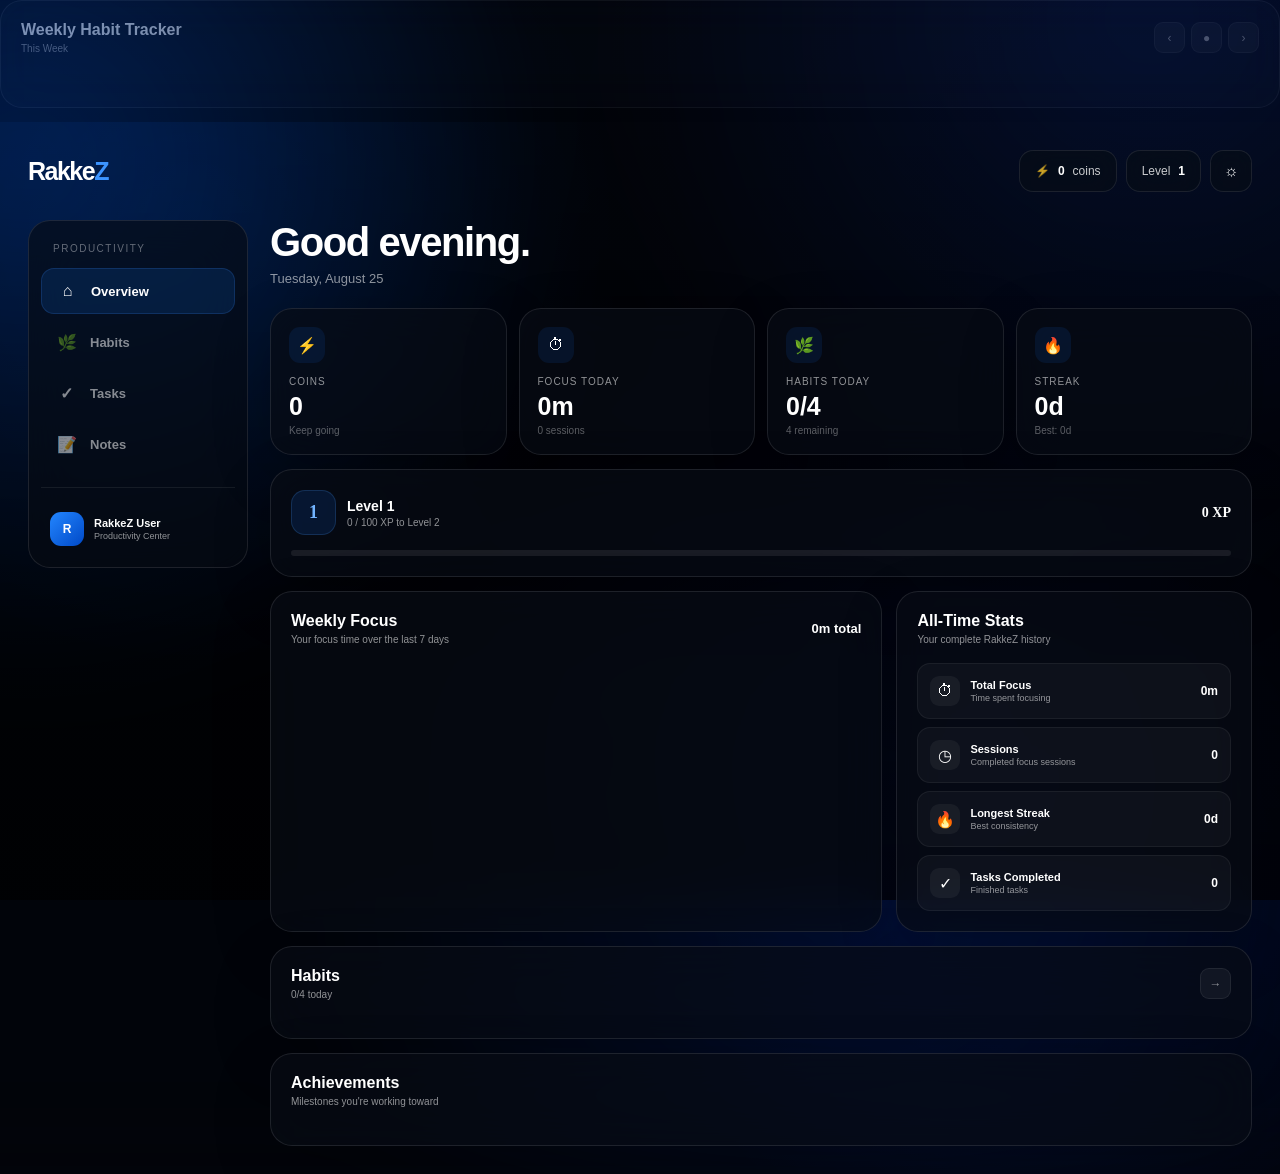
<file: productivity.html>
<!DOCTYPE html>
<html lang="en">

<head>

    <meta charset="UTF-8">

    <meta
        name="viewport"
        content="width=device-width, initial-scale=1.0"
    >

    <title>RakkeZ Productivity</title>

    <!--
        Keep your existing productivity.css here.
        Example:
        <link rel="stylesheet" href="productivity.css">
    -->
    <link rel="stylesheet" href="productivity.css">



</head>


<body>


<!-- =========================================================
     WEEKLY HABIT PANEL
========================================================= -->

<div class="card section-card weekly-habit-panel">

    <div class="card-header">

        <div>

            <div class="card-title">
                Weekly Habit Tracker
            </div>

            <div
                class="card-subtitle"
                id="habitWeekLabel"
            >
                This Week
            </div>

        </div>


        <div style="display:flex;gap:6px;">

            <button
                class="small-button"
                id="previousHabitWeek"
                title="Previous week"
            >
                ‹
            </button>

            <button
                class="small-button"
                id="currentHabitWeek"
                title="Current week"
            >
                ●
            </button>

            <button
                class="small-button"
                id="nextHabitWeek"
                title="Next week"
            >
                ›
            </button>

        </div>

    </div>


    <div
        id="weeklyHabitTracker"
        style="overflow-x:auto;"
    ></div>


    <div
        id="weeklyHabitSummary"
        style="
            margin-top:15px;
            display:flex;
            gap:8px;
            flex-wrap:wrap;
        "
    ></div>

</div>


<!-- =========================================================
     APP
========================================================= -->

<div class="app">

    <div class="background">

        <div class="bg-gradient"></div>

        <div class="bg-overlay"></div>

    </div>


    <div class="page">


        <!-- =================================================
             HEADER
        ================================================== -->

        <header class="topbar">

            <div class="logo">
                Rakke<span>Z</span>
            </div>


            <div class="top-right">

                <div class="top-pill">

                    ⚡

                    <strong id="headerCoins">
                        0
                    </strong>

                    coins

                </div>


                <div class="top-pill">

                    Level

                    <strong id="headerLevel">
                        1
                    </strong>

                </div>


                <button
                    class="icon-button"
                    id="themeButton"
                    title="Toggle theme"
                >
                    ☼
                </button>

            </div>

        </header>


        <!-- =================================================
             MAIN LAYOUT
        ================================================== -->

        <div class="layout">


            <!-- =================================================
                 SIDEBAR
            ================================================== -->

            <aside class="sidebar">

                <div class="sidebar-title">
                    Productivity
                </div>


                <nav class="nav">

                    <button
                        class="nav-button active"
                        data-tab="overview"
                    >

                        <span class="nav-icon">
                            ⌂
                        </span>

                        Overview

                    </button>


                    <button
                        class="nav-button"
                        data-tab="habits"
                    >

                        <span class="nav-icon">
                            🌿
                        </span>

                        Habits

                    </button>


                    <button
                        class="nav-button"
                        data-tab="tasks"
                    >

                        <span class="nav-icon">
                            ✓
                        </span>

                        Tasks

                    </button>


                    <button
                        class="nav-button"
                        data-tab="notes"
                    >

                        <span class="nav-icon">
                            📝
                        </span>

                        Notes

                    </button>

                </nav>


                <div class="sidebar-bottom">

                    <div class="mini-profile">

                        <div class="avatar">
                            R
                        </div>


                        <div class="profile-info">

                            <strong>
                                RakkeZ User
                            </strong>

                            <span>
                                Productivity Center
                            </span>

                        </div>

                    </div>

                </div>

            </aside>


            <!-- =================================================
                 CONTENT
            ================================================== -->

            <main class="content">


                <!-- =================================================
                     OVERVIEW
                ================================================== -->

                <section
                    class="tab-content active"
                    id="overview"
                >

                    <div class="page-header">

                        <h1>
                            Good evening.
                        </h1>

                        <p id="dateText">
                            Tuesday, August 25
                        </p>

                    </div>


                    <!-- TOP STATS -->

                    <div class="stats-grid">


                        <div class="card stat-card">

                            <div class="stat-icon">
                                ⚡
                            </div>

                            <div class="stat-label">
                                Coins
                            </div>

                            <div
                                class="stat-number"
                                id="coinsValue"
                            >
                                0
                            </div>

                            <div class="stat-extra">
                                Keep going
                            </div>

                        </div>


                        <div class="card stat-card">

                            <div class="stat-icon">
                                ⏱
                            </div>

                            <div class="stat-label">
                                Focus Today
                            </div>

                            <div
                                class="stat-number"
                                id="todayFocus"
                            >
                                0m
                            </div>

                            <div
                                class="stat-extra"
                                id="todaySessions"
                            >
                                0 sessions
                            </div>

                        </div>


                        <div class="card stat-card">

                            <div class="stat-icon">
                                🌿
                            </div>

                            <div class="stat-label">
                                Habits Today
                            </div>

                            <div
                                class="stat-number"
                                id="habitProgress"
                            >
                                0/4
                            </div>

                            <div
                                class="stat-extra"
                                id="habitRemaining"
                            >
                                4 remaining
                            </div>

                        </div>


                        <div class="card stat-card">

                            <div class="stat-icon">
                                🔥
                            </div>

                            <div class="stat-label">
                                Streak
                            </div>

                            <div
                                class="stat-number"
                                id="streakValue"
                            >
                                0d
                            </div>

                            <div
                                class="stat-extra"
                                id="bestStreak"
                            >
                                Best: 0d
                            </div>

                        </div>

                    </div>


                    <!-- LEVEL -->

                    <div class="card level-card">

                        <div class="level-row">

                            <div class="level-title">

                                <div
                                    class="level-number"
                                    id="levelNumber"
                                >
                                    1
                                </div>

                                <div>

                                    <div class="level-name">

                                        Level
                                        <span id="levelName">
                                            1
                                        </span>

                                    </div>

                                    <div
                                        class="level-xp"
                                        id="levelDescription"
                                    >
                                        0 / 100 XP to Level 2
                                    </div>

                                </div>

                            </div>


                            <div
                                class="xp-value"
                                id="totalXP"
                            >
                                0 XP
                            </div>

                        </div>


                        <div class="xp-bar">

                            <div
                                class="xp-progress"
                                id="xpProgress"
                            ></div>

                        </div>

                    </div>


                    <!-- WEEK + QUICK STATS -->

                    <div class="two-column">


                        <div class="card section-card">

                            <div class="card-header">

                                <div>

                                    <div class="card-title">
                                        Weekly Focus
                                    </div>

                                    <div class="card-subtitle">
                                        Your focus time over the last 7 days
                                    </div>

                                </div>


                                <strong
                                    id="weeklyTotal"
                                    style="font-size:13px;"
                                >
                                    0m total
                                </strong>

                            </div>


                            <div
                                class="chart"
                                id="weeklyChart"
                            ></div>

                        </div>


                        <div class="card section-card">

                            <div class="card-header">

                                <div>

                                    <div class="card-title">
                                        All-Time Stats
                                    </div>

                                    <div class="card-subtitle">
                                        Your complete RakkeZ history
                                    </div>

                                </div>

                            </div>


                            <div class="quick-list">


                                <div class="quick-item">

                                    <div class="quick-left">

                                        <div class="quick-icon">
                                            ⏱
                                        </div>

                                        <div>

                                            <div class="quick-name">
                                                Total Focus
                                            </div>

                                            <div class="quick-description">
                                                Time spent focusing
                                            </div>

                                        </div>

                                    </div>


                                    <div
                                        class="quick-value"
                                        id="allTimeFocus"
                                    >
                                        0m
                                    </div>

                                </div>


                                <div class="quick-item">

                                    <div class="quick-left">

                                        <div class="quick-icon">
                                            ◷
                                        </div>

                                        <div>

                                            <div class="quick-name">
                                                Sessions
                                            </div>

                                            <div class="quick-description">
                                                Completed focus sessions
                                            </div>

                                        </div>

                                    </div>


                                    <div
                                        class="quick-value"
                                        id="allTimeSessions"
                                    >
                                        0
                                    </div>

                                </div>


                                <div class="quick-item">

                                    <div class="quick-left">

                                        <div class="quick-icon">
                                            🔥
                                        </div>

                                        <div>

                                            <div class="quick-name">
                                                Longest Streak
                                            </div>

                                            <div class="quick-description">
                                                Best consistency
                                            </div>

                                        </div>

                                    </div>


                                    <div
                                        class="quick-value"
                                        id="longestStreak"
                                    >
                                        0d
                                    </div>

                                </div>


                                <div class="quick-item">

                                    <div class="quick-left">

                                        <div class="quick-icon">
                                            ✓
                                        </div>

                                        <div>

                                            <div class="quick-name">
                                                Tasks Completed
                                            </div>

                                            <div class="quick-description">
                                                Finished tasks
                                            </div>

                                        </div>

                                    </div>


                                    <div
                                        class="quick-value"
                                        id="tasksCompleted"
                                    >
                                        0
                                    </div>

                                </div>


                            </div>

                        </div>

                    </div>


                    <!-- HABITS -->

                    <div
                        class="card section-card"
                        style="margin-bottom:14px;"
                    >

                        <div class="card-header">

                            <div>

                                <div class="card-title">
                                    Habits
                                </div>

                                <div
                                    class="card-subtitle"
                                    id="overviewHabitSubtitle"
                                >
                                    0/4 today
                                </div>

                            </div>


                            <button
                                class="small-button"
                                data-open-tab="habits"
                            >
                                →
                            </button>

                        </div>


                        <div
                            class="habit-preview"
                            id="habitPreview"
                        ></div>

                    </div>


                    <!-- ACHIEVEMENTS -->

                    <div class="card section-card">

                        <div class="card-header">

                            <div>

                                <div class="card-title">
                                    Achievements
                                </div>

                                <div class="card-subtitle">
                                    Milestones you're working toward
                                </div>

                            </div>

                        </div>


                        <div
                            class="achievements"
                            id="achievements"
                        ></div>

                    </div>

                </section>


                <!-- =================================================
                     HABITS
                ================================================== -->

                <section
                    class="tab-content"
                    id="habits"
                >

                    <div class="page-header">

                        <h1>
                            Habits
                        </h1>

                        <p>
                            Build consistency one day at a time.
                        </p>

                    </div>


                    <div class="page-toolbar">

                        <div
                            class="progress-summary"
                            id="habitPageProgress"
                        >
                            0/4 done today
                        </div>


                        <button
                            class="primary-button"
                            id="addHabitButton"
                        >
                            ＋ New Habit
                        </button>

                    </div>


                    <div
                        class="habits-grid"
                        id="habitsGrid"
                    ></div>

                </section>


                <!-- =================================================
                     TASKS
                ================================================== -->

                <section
                    class="tab-content"
                    id="tasks"
                >

                    <div class="page-header">

                        <h1>
                            Tasks
                        </h1>

                        <p>
                            Keep your next actions clear and simple.
                        </p>

                    </div>


                    <div class="card section-card">

                        <div class="task-input">

                            <input
                                class="input"
                                id="taskInput"
                                placeholder="What needs to be done?"
                            >

                            <button
                                class="task-add-button"
                                id="addTaskButton"
                            >
                                +
                            </button>

                        </div>


                        <div
                            class="task-list"
                            id="taskList"
                        ></div>

                    </div>

                </section>


                <!-- =================================================
                     NOTES
                ================================================== -->

                <section
                    class="tab-content"
                    id="notes"
                >

                    <div class="page-header">

                        <h1>
                            Notes
                        </h1>

                        <p>
                            Capture ideas, plans and thoughts without friction.
                        </p>

                    </div>


                    <div class="notes-layout">


                        <aside class="notes-sidebar">

                            <div class="notes-header">

                                <div class="notes-title">
                                    Notes
                                </div>


                                <button
                                    class="small-button"
                                    id="newNoteButton"
                                >
                                    +
                                </button>

                            </div>


                            <div
                                class="note-list"
                                id="noteList"
                            ></div>

                        </aside>


                        <div class="notes-editor">

                            <div class="editor-toolbar">

                                <div class="auto-save">

                                    <span class="save-dot"></span>

                                    <span id="saveStatus">
                                        Saved
                                    </span>

                                </div>


                                <div class="editor-actions">

                                    <button
                                        class="small-button"
                                        id="deleteNoteButton"
                                        title="Delete note"
                                    >
                                        🗑
                                    </button>

                                </div>

                            </div>


                            <div class="note-editor">

                                <input
                                    class="note-title-input"
                                    id="noteTitle"
                                    placeholder="Note title"
                                >


                                <textarea
                                    class="note-body"
                                    id="noteBody"
                                    placeholder="Start writing..."
                                ></textarea>

                            </div>

                        </div>

                    </div>

                </section>

            </main>

        </div>

    </div>

</div>


<!-- =========================================================
     HABIT MODAL
========================================================= -->

<div
    class="modal"
    id="habitModal"
>

    <div class="modal-box">

        <div class="modal-head">

            <div class="modal-title">

                <span id="habitModalTitle">
                    New Habit
                </span>

            </div>


            <button
                class="small-button"
                id="closeHabitModal"
            >
                ×
            </button>

        </div>


        <div class="form-group">

            <label class="form-label">
                Habit name
            </label>


            <input
                class="form-input"
                id="habitNameInput"
                placeholder="Reading"
            >

        </div>


        <div class="form-group">

            <label class="form-label">
                Icon
            </label>


            <input
                class="form-input emoji-input"
                id="habitIconInput"
                value="🌿"
                maxlength="4"
            >

        </div>


        <div class="modal-actions">

            <button
                class="cancel-button"
                id="cancelHabit"
            >
                Cancel
            </button>


            <button
                class="save-button"
                id="saveHabit"
            >
                Save Habit
            </button>

        </div>

    </div>

</div>


<!-- =========================================================
     TOAST
========================================================= -->

<div
    class="toast"
    id="toast"
>
    Saved
</div>


<!-- =========================================================
     PRODUCTIVITY ENGINE
========================================================= -->

<script>

"use strict";


/* =========================================================
   RAKKEZ PRODUCTIVITY CENTER
   FULL PRODUCTIVITY ENGINE

   FEATURES
   ---------------------------------------------------------
   • Daily habits
   • Full weekly habit tracker
   • Previous / current / next week
   • Minutes per habit per day
   • Weekly habit totals
   • Weekly completion
   • Weekly focus
   • Safe coin rewards
   • Safe XP rewards
   • History preservation
   • Old data migration
   • Tasks
   • Notes
   • Auto save
   • Streaks
   • Achievements
   • Theme
   • Cross-page synchronization
   • Timer API
========================================================= */


/* =========================================================
   STORAGE
========================================================= */

const STORAGE_KEY =
    "rakkez_productivity_v1";


const DEFAULT_DATA = {

    coins: 0,

    xp: 0,

    level: 1,

    focusSessions: [],

    tasks: [],

    habits: [

        {
            id: "reading",
            name: "Reading",
            icon: "📚",
            history: {}
        },

        {
            id: "exercise",
            name: "Exercise",
            icon: "🏃",
            history: {}
        },

        {
            id: "meditation",
            name: "Meditation",
            icon: "🧘",
            history: {}
        },

        {
            id: "coding",
            name: "Coding",
            icon: "💻",
            history: {}
        }

    ],

    deletedHabits: [],

    notes: [

        {
            id: "welcome",

            title:
                "Welcome to RakkeZ",

            body:
                "Your productivity space.\n\n" +
                "Write your thoughts here. Notes are automatically saved.",

            updatedAt:
                Date.now()

        }

    ]

};


let data =
    loadData();


/* =========================================================
   SAFE ID
========================================================= */

function createId() {

    if (
        typeof crypto !== "undefined" &&
        typeof crypto.randomUUID === "function"
    ) {

        return crypto.randomUUID();

    }


    return (
        "rakkez-" +
        Date.now().toString(36) +
        "-" +
        Math.random()
            .toString(36)
            .slice(2)
    );

}


/* =========================================================
   WEEK STATE
========================================================= */

let habitWeekOffset = 0;


/* =========================================================
   LOAD DATA
========================================================= */

function loadData() {

    try {

        const saved =
            localStorage.getItem(
                STORAGE_KEY
            );


        if (!saved) {

            return structuredClone(
                DEFAULT_DATA
            );

        }


        const parsed =
            JSON.parse(saved);


        const result = {

            ...structuredClone(
                DEFAULT_DATA
            ),

            ...parsed

        };


        if (
            !Array.isArray(
                result.habits
            )
        ) {

            result.habits = [];

        }


        if (
            !Array.isArray(
                result.tasks
            )
        ) {

            result.tasks = [];

        }


        if (
            !Array.isArray(
                result.focusSessions
            )
        ) {

            result.focusSessions = [];

        }


        if (
            !Array.isArray(
                result.notes
            )
        ) {

            result.notes = [];

        }


        if (
            !Array.isArray(
                result.deletedHabits
            )
        ) {

            result.deletedHabits = [];

        }


        result.habits.forEach(
            habit => {

                if (
                    !habit.history ||
                    typeof habit.history !== "object"
                ) {

                    habit.history = {};

                }


                Object.keys(
                    habit.history
                ).forEach(
                    key => {

                        const value =
                            habit.history[key];


                        if (
                            typeof value ===
                            "boolean"
                        ) {

                            habit.history[key] = {

                                completed:
                                    value,

                                minutes:
                                    0

                            };

                        } else if (
                            !value ||
                            typeof value !== "object"
                        ) {

                            habit.history[key] = {

                                completed:
                                    false,

                                minutes:
                                    0

                            };

                        } else {

                            habit.history[key] = {

                                completed:
                                    Boolean(
                                        value.completed
                                    ),

                                minutes:
                                    Math.max(
                                        0,
                                        Math.min(
                                            1440,
                                            Number(
                                                value.minutes || 0
                                            )
                                        )
                                    )

                            };

                        }

                    }
                );

            }
        );


        result.coins =
            Math.max(
                0,
                Math.floor(
                    Number(
                        result.coins || 0
                    )
                )
            );


        result.xp =
            Math.max(
                0,
                Math.floor(
                    Number(
                        result.xp || 0
                    )
                )
            );


        result.level =
            Math.max(
                1,
                Math.floor(
                    Number(
                        result.level || 1
                    )
                )
            );


        return result;

    } catch (error) {

        console.error(
            "RakkeZ data load error:",
            error
        );


        return structuredClone(
            DEFAULT_DATA
        );

    }

}


/* =========================================================
   SAVE
========================================================= */

let isRendering = false;


function saveData() {

    try {

        localStorage.setItem(
            STORAGE_KEY,
            JSON.stringify(data)
        );

    } catch (error) {

        console.error(
            "RakkeZ save error:",
            error
        );

        showToast(
            "Could not save data"
        );

        return;

    }


    window.dispatchEvent(
        new CustomEvent(
            "rakkez:data-updated"
        )
    );

}


/* =========================================================
   DATE HELPERS
========================================================= */

function dateKey(
    date = new Date()
) {

    const d =
        new Date(date);


    return [

        d.getFullYear(),

        String(
            d.getMonth() + 1
        ).padStart(
            2,
            "0"
        ),

        String(
            d.getDate()
        ).padStart(
            2,
            "0"
        )

    ].join("-");

}


function parseDateKey(
    key
) {

    const parts =
        key.split("-").map(
            Number
        );


    return new Date(
        parts[0],
        parts[1] - 1,
        parts[2]
    );

}


function startOfWeek(
    date = new Date()
) {

    const d =
        new Date(date);


    d.setHours(
        0,
        0,
        0,
        0
    );


    const day =
        d.getDay();


    const diff =
        day === 0
            ? -6
            : 1 - day;


    d.setDate(
        d.getDate() + diff
    );


    return d;

}


function getHabitWeek() {

    const start =
        startOfWeek();


    start.setDate(
        start.getDate() +
        habitWeekOffset * 7
    );


    const days = [];


    for (
        let i = 0;
        i < 7;
        i++
    ) {

        const d =
            new Date(start);


        d.setDate(
            start.getDate() + i
        );


        days.push(d);

    }


    return days;

}


function getLast7Days() {

    const days = [];


    for (
        let i = 6;
        i >= 0;
        i--
    ) {

        const d =
            new Date();


        d.setHours(
            0,
            0,
            0,
            0
        );


        d.setDate(
            d.getDate() - i
        );


        days.push(d);

    }


    return days;

}


function formatDate(
    date
) {

    return new Intl.DateTimeFormat(
        "en-US",
        {
            weekday: "long",
            month: "long",
            day: "numeric"
        }
    ).format(date);

}


function formatShortDate(
    date
) {

    return date.toLocaleDateString(
        "en-US",
        {
            month: "short",
            day: "numeric"
        }
    );

}


/* =========================================================
   HABIT HISTORY HELPERS
========================================================= */

function getHabitDay(
    habit,
    key
) {

    if (
        !habit.history ||
        typeof habit.history !== "object"
    ) {

        habit.history = {};

    }


    const value =
        habit.history[key];


    if (
        typeof value ===
        "boolean"
    ) {

        habit.history[key] = {

            completed:
                value,

            minutes:
                0

        };

    }


    if (
        !habit.history[key]
    ) {

        habit.history[key] = {

            completed:
                false,

            minutes:
                0

        };

    }


    return habit.history[key];

}


function isHabitCompleted(
    habit,
    key
) {

    if (
        !habit ||
        !habit.history
    ) {

        return false;

    }


    const value =
        habit.history[key];


    if (
        typeof value ===
        "boolean"
    ) {

        return value;

    }


    return Boolean(
        value &&
        value.completed
    );

}


function getHabitMinutes(
    habit,
    key
) {

    if (
        !habit ||
        !habit.history
    ) {

        return 0;

    }


    const value =
        habit.history[key];


    if (
        typeof value ===
        "boolean"
    ) {

        return 0;

    }


    return Math.max(
        0,
        Number(
            value?.minutes || 0
        )
    );

}


/* =========================================================
   HABIT REWARDS
========================================================= */

const HABIT_COIN_REWARD = 1;

const HABIT_XP_REWARD = 10;


function setHabitCompleted(
    habitId,
    key,
    completed
) {

    const habit =
        data.habits.find(
            item =>
                item.id === habitId
        );


    if (!habit) return;


    const record =
        getHabitDay(
            habit,
            key
        );


    const previous =
        Boolean(
            record.completed
        );


    if (
        previous ===
        completed
    ) {

        return;

    }


    record.completed =
        Boolean(completed);


    if (completed) {

        data.coins +=
            HABIT_COIN_REWARD;


        data.xp +=
            HABIT_XP_REWARD;

    } else {

        data.coins =
            Math.max(
                0,
                data.coins -
                HABIT_COIN_REWARD
            );


        data.xp =
            Math.max(
                0,
                data.xp -
                HABIT_XP_REWARD
            );

    }


    saveData();

    renderAll();

}


/* =========================================================
   TOGGLE TODAY
========================================================= */

function toggleHabit(
    habitId
) {

    const key =
        dateKey();


    const habit =
        data.habits.find(
            item =>
                item.id === habitId
        );


    if (!habit) return;


    const completed =
        isHabitCompleted(
            habit,
            key
        );


    setHabitCompleted(
        habitId,
        key,
        !completed
    );


    showToast(
        !completed
            ? "+1 coin · +10 XP"
            : "-1 coin · -10 XP"
    );

}


/* =========================================================
   HABIT MINUTES
========================================================= */

function setHabitMinutes(
    habitId,
    key,
    minutes
) {

    const habit =
        data.habits.find(
            item =>
                item.id === habitId
        );


    if (!habit) return;


    const numericMinutes =
        Number(minutes);


    const cleanMinutes =
        Number.isFinite(
            numericMinutes
        )
            ? Math.max(
                0,
                Math.min(
                    1440,
                    Math.round(
                        numericMinutes
                    )
                )
            )
            : 0;


    const record =
        getHabitDay(
            habit,
            key
        );


    record.minutes =
        cleanMinutes;


    saveData();

    renderAll();

}


/* =========================================================
   WEEKLY HABIT DATA
========================================================= */

function getWeeklyHabitMinutes(
    habit
) {

    return getHabitWeek()
        .reduce(
            (
                total,
                day
            ) => {

                return total +
                    getHabitMinutes(
                        habit,
                        dateKey(day)
                    );

            },
            0
        );

}


function getWeeklyCompletedDays(
    habit
) {

    return getHabitWeek()
        .filter(
            day =>
                isHabitCompleted(
                    habit,
                    dateKey(day)
                )
        )
        .length;

}


function getWeeklyAllHabitMinutes() {

    return data.habits.reduce(
        (
            total,
            habit
        ) => {

            return total +
                getWeeklyHabitMinutes(
                    habit
                );

        },
        0
    );

}


/* =========================================================
   WEEKLY HABIT TRACKER
========================================================= */

function renderWeeklyHabitTracker() {

    const container =
        document.getElementById(
            "weeklyHabitTracker"
        );


    if (!container) return;


    const days =
        getHabitWeek();


    const start =
        days[0];


    const end =
        days[6];


    const label =
        document.getElementById(
            "habitWeekLabel"
        );


    if (label) {

        const sameWeek =
            habitWeekOffset === 0;


        label.textContent =
            sameWeek
                ? `This Week · ${formatShortDate(start)} – ${formatShortDate(end)}`
                : `${formatShortDate(start)} – ${formatShortDate(end)}`;

    }


    let html = `

        <table class="weekly-table">

            <thead>

                <tr>

                    <th>
                        Habit
                    </th>

    `;


    days.forEach(
        day => {

            const key =
                dateKey(day);


            const today =
                key === dateKey();


            html += `

                <th
                    class="${today ? "today" : ""}"
                >

                    ${day.toLocaleDateString(
                        "en-US",
                        {
                            weekday: "short"
                        }
                    )}

                    <br>

                    <span
                        style="
                            font-size:8px;
                            opacity:.55;
                        "
                    >
                        ${day.getDate()}
                    </span>

                </th>

            `;

        }
    );


    html += `

                    <th>
                        Total
                    </th>

                </tr>

            </thead>

            <tbody>

    `;


    if (!data.habits.length) {

        html += `

            <tr>

                <td
                    colspan="9"
                    style="
                        padding:35px;
                        text-align:center;
                        color:var(--muted);
                    "
                >

                    No habits yet.

                </td>

            </tr>

        `;

    } else {

        data.habits.forEach(
            habit => {

                const weeklyMinutes =
                    getWeeklyHabitMinutes(
                        habit
                    );


                const completedDays =
                    getWeeklyCompletedDays(
                        habit
                    );


                const safeId =
                    escapeJS(
                        habit.id
                    );


                html += `

                    <tr>

                        <td>

                            <div
                                class="weekly-habit-name"
                            >

                                <strong>
                                    ${escapeHTML(
                                        habit.icon
                                    )}

                                    ${escapeHTML(
                                        habit.name
                                    )}
                                </strong>

                                <span>
                                    ${completedDays}/7 completed
                                </span>

                            </div>

                        </td>

                `;


                days.forEach(
                    day => {

                        const key =
                            dateKey(day);


                        const completed =
                            isHabitCompleted(
                                habit,
                                key
                            );


                        const minutes =
                            getHabitMinutes(
                                habit,
                                key
                            );


                        const today =
                            key === dateKey();


                        html += `

                            <td>

                                <div
                                    class="
                                        weekly-day
                                        ${completed ? "completed" : ""}
                                        ${today ? "today" : ""}
                                    "
                                >

                                    <button
                                        class="weekly-day-button"
                                        onclick="
                                            toggleHabitDay(
                                                '${safeId}',
                                                '${key}'
                                            )
                                        "
                                    >

                                        ${
                                            completed
                                                ? "✓ Done"
                                                : "—"
                                        }

                                    </button>


                                    <input
                                        class="weekly-time-input"
                                        type="number"
                                        min="0"
                                        max="1440"
                                        step="5"
                                        value="${minutes || ""}"
                                        placeholder="min"
                                        onchange="
                                            updateHabitMinutesFromInput(
                                                this,
                                                '${safeId}',
                                                '${key}'
                                            )
                                        "
                                        title="Minutes for this habit"
                                    >


                                    <div
                                        class="weekly-hours"
                                    >
                                        ${formatMinutes(minutes)}
                                    </div>

                                </div>

                            </td>

                        `;

                    }
                );


                html += `

                    <td>

                        <div
                            class="weekly-total-cell"
                        >

                            <strong>
                                ${formatMinutes(
                                    weeklyMinutes
                                )}
                            </strong>

                            <span>
                                ${completedDays}/7 days
                            </span>

                        </div>

                    </td>

                    </tr>

                `;

            }
        );

    }


    html += `

            </tbody>

        </table>

    `;


    container.innerHTML =
        html;


    renderWeeklyHabitSummary();

}


/* =========================================================
   WEEKLY INPUT ACTIONS
========================================================= */

function toggleHabitDay(
    habitId,
    key
) {

    const habit =
        data.habits.find(
            item =>
                item.id === habitId
        );


    if (!habit) return;


    const current =
        isHabitCompleted(
            habit,
            key
        );


    setHabitCompleted(
        habitId,
        key,
        !current
    );


    showToast(
        !current
            ? "+1 coin · +10 XP"
            : "-1 coin · -10 XP"
    );

}


function updateHabitMinutesFromInput(
    input,
    habitId,
    key
) {

    if (!input) return;


    setHabitMinutes(
        habitId,
        key,
        input.value
    );

}


/* =========================================================
   WEEK SUMMARY
========================================================= */

function renderWeeklyHabitSummary() {

    const container =
        document.getElementById(
            "weeklyHabitSummary"
        );


    if (!container) return;


    const days =
        getHabitWeek();


    const totalMinutes =
        getWeeklyAllHabitMinutes();


    let completed =
        0;


    data.habits.forEach(
        habit => {

            completed +=
                getWeeklyCompletedDays(
                    habit
                );

        }
    );


    const possible =
        data.habits.length *
        7;


    const percentage =
        possible
            ? Math.round(
                (
                    completed /
                    possible
                ) * 100
            )
            : 0;


    const weekFocus =
        days.reduce(
            (
                total,
                day
            ) => {

                return total +
                    data.focusSessions
                        .filter(
                            session =>
                                dateKey(
                                    session.date
                                ) ===
                                dateKey(day)
                        )
                        .reduce(
                            (
                                sum,
                                session
                            ) =>
                                sum +
                                Number(
                                    session.minutes ||
                                    0
                                ),
                            0
                        );

            },
            0
        );


    container.innerHTML = `

        <div
            class="weekly-summary-card"
        >

            <div class="weekly-summary-label">
                Habit Time
            </div>

            <div class="weekly-summary-value">
                ${formatMinutes(totalMinutes)}
            </div>

            <div class="weekly-summary-extra">
                Total habit minutes
            </div>

        </div>


        <div
            class="weekly-summary-card"
        >

            <div class="weekly-summary-label">
                Completion
            </div>

            <div class="weekly-summary-value">
                ${percentage}%
            </div>

            <div class="weekly-summary-extra">
                ${completed}/${possible || 0} days
            </div>

        </div>


        <div
            class="weekly-summary-card"
        >

            <div class="weekly-summary-label">
                Focus Time
            </div>

            <div class="weekly-summary-value">
                ${formatMinutes(weekFocus)}
            </div>

            <div class="weekly-summary-extra">
                RakkeZ focus sessions
            </div>

        </div>

    `;

}


/* =========================================================
   WEEK NAVIGATION
========================================================= */

function goToHabitWeek(
    offset
) {

    habitWeekOffset +=
        Number(offset) || 0;


    renderWeeklyHabitTracker();

}


function resetHabitWeek() {

    habitWeekOffset =
        0;


    renderWeeklyHabitTracker();

}


/* =========================================================
   FOCUS DATA
========================================================= */

function getTodaySessions() {

    const today =
        dateKey();


    return data.focusSessions.filter(
        session =>
            dateKey(
                session.date
            ) === today
    );

}


function getTodayFocus() {

    return getTodaySessions()
        .reduce(
            (
                total,
                session
            ) =>
                total +
                Number(
                    session.minutes ||
                    0
                ),
            0
        );

}


function getTotalFocus() {

    return data.focusSessions
        .reduce(
            (
                total,
                session
            ) =>
                total +
                Number(
                    session.minutes ||
                    0
                ),
            0
        );

}


function getWeeklyFocus() {

    return getLast7Days()
        .map(
            day => {

                const key =
                    dateKey(day);


                const minutes =
                    data.focusSessions
                        .filter(
                            session =>
                                dateKey(
                                    session.date
                                ) === key
                        )
                        .reduce(
                            (
                                total,
                                session
                            ) =>
                                total +
                                Number(
                                    session.minutes ||
                                    0
                                ),
                            0
                        );


                return {

                    date: day,

                    key,

                    minutes

                };

            }
        );

}


/* =========================================================
   PRODUCTIVITY DAYS
========================================================= */

function getProductivityDays() {

    const days =
        new Set();


    data.focusSessions.forEach(
        session => {

            if (
                Number(
                    session.minutes || 0
                ) > 0
            ) {

                days.add(
                    dateKey(
                        session.date
                    )
                );

            }

        }
    );


    data.habits.forEach(
        habit => {

            Object.keys(
                habit.history || {}
            ).forEach(
                key => {

                    if (
                        isHabitCompleted(
                            habit,
                            key
                        )
                    ) {

                        days.add(
                            key
                        );

                    }

                }
            );

        }
    );


    data.tasks.forEach(
        task => {

            if (
                task.completed &&
                task.completedAt
            ) {

                days.add(
                    dateKey(
                        task.completedAt
                    )
                );

            }

        }
    );


    return days;

}


/* =========================================================
   STREAK
========================================================= */

function calculateCurrentStreak() {

    const days =
        getProductivityDays();


    if (!days.size) {

        return 0;

    }


    let streak = 0;


    const cursor =
        new Date();


    cursor.setHours(
        0,
        0,
        0,
        0
    );


    if (
        !days.has(
            dateKey(cursor)
        )
    ) {

        cursor.setDate(
            cursor.getDate() - 1
        );


        if (
            !days.has(
                dateKey(cursor)
            )
        ) {

            return 0;

        }

    }


    while (
        days.has(
            dateKey(cursor)
        )
    ) {

        streak++;


        cursor.setDate(
            cursor.getDate() - 1
        );

    }


    return streak;

}


function calculateLongestStreak() {

    const days =
        [...getProductivityDays()]
            .sort();


    if (!days.length) {

        return 0;

    }


    let longest = 1;

    let current = 1;


    for (
        let i = 1;
        i < days.length;
        i++
    ) {

        const previous =
            parseDateKey(
                days[i - 1]
            );


        const currentDate =
            parseDateKey(
                days[i]
            );


        const difference =
            Math.round(
                (
                    currentDate -
                    previous
                ) /
                (
                    1000 *
                    60 *
                    60 *
                    24
                )
            );


        if (
            difference === 1
        ) {

            current++;


            longest =
                Math.max(
                    longest,
                    current
                );

        } else {

            current = 1;

        }

    }


    return longest;

}


/* =========================================================
   LEVEL
========================================================= */

function getLevelInfo() {

    const xp =
        Number(
            data.xp || 0
        );


    const level =
        Math.floor(
            xp / 100
        ) + 1;


    const currentLevelXP =
        xp % 100;


    data.level =
        level;


    return {

        level,

        currentLevelXP,

        percent:
            currentLevelXP,

        nextLevelXP:
            100

    };

}


/* =========================================================
   TODAY HABITS
========================================================= */

function getTodayHabitCount() {

    const today =
        dateKey();


    return data.habits.filter(
        habit =>
            isHabitCompleted(
                habit,
                today
            )
    ).length;

}


/* =========================================================
   TASKS
========================================================= */

function addTask(
    title
) {

    title =
        String(
            title || ""
        ).trim();


    if (!title) {

        showToast(
            "Enter a task."
        );

        return;

    }


    data.tasks.unshift({

        id:
            createId(),

        title,

        completed:
            false,

        createdAt:
            Date.now(),

        completedAt:
            null

    });


    saveData();

    renderAll();

}


function toggleTask(
    taskId
) {

    const task =
        data.tasks.find(
            item =>
                item.id === taskId
        );


    if (!task) return;


    const newState =
        !Boolean(
            task.completed
        );


    task.completed =
        newState;


    if (newState) {

        task.completedAt =
            Date.now();


        data.xp += 20;

        data.coins += 2;


        showToast(
            "+2 coins · +20 XP"
        );

    } else {

        task.completedAt =
            null;


        data.xp =
            Math.max(
                0,
                data.xp - 20
            );


        data.coins =
            Math.max(
                0,
                data.coins - 2
            );


        showToast(
            "-2 coins · -20 XP"
        );

    }


    saveData();

    renderAll();

}


function deleteTask(
    taskId
) {

    data.tasks =
        data.tasks.filter(
            task =>
                task.id !== taskId
        );


    saveData();

    renderAll();

}


function editTask(
    id
) {

    const task =
        data.tasks.find(
            item =>
                item.id === id
        );


    if (!task) return;


    const newTitle =
        prompt(
            "Edit task:",
            task.title
        );


    if (
        newTitle === null
    ) {

        return;

    }


    const clean =
        newTitle.trim();


    if (!clean) {

        return;

    }


    task.title =
        clean;


    saveData();

    renderAll();

}


/* =========================================================
   NOTES
========================================================= */

let currentNoteId =
    null;


let noteSaveTimer =
    null;


function createNote() {

    const note = {

        id:
            createId(),

        title:
            "New Note",

        body:
            "",

        updatedAt:
            Date.now()

    };


    data.notes.unshift(
        note
    );


    currentNoteId =
        note.id;


    saveData();

    renderNotes();


    const titleInput =
        document.getElementById(
            "noteTitle"
        );


    if (titleInput) {

        titleInput.focus();

    }

}


function selectNote(
    noteId
) {

    currentNoteId =
        noteId;


    renderNotes();

}


function autoSaveNote() {

    if (!currentNoteId) return;


    const note =
        data.notes.find(
            item =>
                item.id ===
                currentNoteId
        );


    if (!note) return;


    clearTimeout(
        noteSaveTimer
    );


    const status =
        document.getElementById(
            "saveStatus"
        );


    if (status) {

        status.textContent =
            "Saving…";

    }


    noteSaveTimer =
        setTimeout(
            () => {

                const title =
                    document.getElementById(
                        "noteTitle"
                    );


                const body =
                    document.getElementById(
                        "noteBody"
                    );


                if (
                    !title ||
                    !body
                ) {

                    return;

                }


                note.title =
                    title.value;


                note.body =
                    body.value;


                note.updatedAt =
                    Date.now();


                saveData();


                if (status) {

                    status.textContent =
                        "Saved";

                }


                renderNoteListOnly();

            },
            350
        );

}


function deleteCurrentNote() {

    if (!currentNoteId) return;


    if (
        data.notes.length === 1
    ) {

        showToast(
            "Keep at least one note."
        );

        return;

    }


    data.notes =
        data.notes.filter(
            note =>
                note.id !==
                currentNoteId
        );


    currentNoteId =
        data.notes[0].id;


    saveData();

    renderNotes();

}


/* =========================================================
   HEADER
========================================================= */

function renderHeader() {

    const levelInfo =
        getLevelInfo();


    const headerCoins =
        document.getElementById(
            "headerCoins"
        );


    const headerLevel =
        document.getElementById(
            "headerLevel"
        );


    const coinsValue =
        document.getElementById(
            "coinsValue"
        );


    const levelNumber =
        document.getElementById(
            "levelNumber"
        );


    const levelName =
        document.getElementById(
            "levelName"
        );


    const totalXP =
        document.getElementById(
            "totalXP"
        );


    const levelDescription =
        document.getElementById(
            "levelDescription"
        );


    const xpProgress =
        document.getElementById(
            "xpProgress"
        );


    const dateText =
        document.getElementById(
            "dateText"
        );


    if (headerCoins)
        headerCoins.textContent =
            data.coins;


    if (headerLevel)
        headerLevel.textContent =
            levelInfo.level;


    if (coinsValue)
        coinsValue.textContent =
            data.coins;


    if (levelNumber)
        levelNumber.textContent =
            levelInfo.level;


    if (levelName)
        levelName.textContent =
            levelInfo.level;


    if (totalXP)
        totalXP.textContent =
            `${data.xp} XP`;


    if (levelDescription)
        levelDescription.textContent =
            `${levelInfo.currentLevelXP} / 100 XP to Level ${levelInfo.level + 1}`;


    if (xpProgress)
        xpProgress.style.width =
            `${levelInfo.percent}%`;


    if (dateText)
        dateText.textContent =
            formatDate(
                new Date()
            );

}


/* =========================================================
   OVERVIEW
========================================================= */

function renderOverview() {

    const todayFocus =
        getTodayFocus();


    const todaySessions =
        getTodaySessions().length;


    const totalFocus =
        getTotalFocus();


    const currentStreak =
        calculateCurrentStreak();


    const longestStreak =
        calculateLongestStreak();


    const habitsDone =
        getTodayHabitCount();


    const habitsTotal =
        data.habits.length;


    const tasksDone =
        data.tasks.filter(
            task =>
                task.completed
        ).length;


    const todayFocusElement =
        document.getElementById(
            "todayFocus"
        );


    const todaySessionsElement =
        document.getElementById(
            "todaySessions"
        );


    const habitProgress =
        document.getElementById(
            "habitProgress"
        );


    const habitRemaining =
        document.getElementById(
            "habitRemaining"
        );


    const overviewHabitSubtitle =
        document.getElementById(
            "overviewHabitSubtitle"
        );


    const habitPageProgress =
        document.getElementById(
            "habitPageProgress"
        );


    const streakValue =
        document.getElementById(
            "streakValue"
        );


    const bestStreak =
        document.getElementById(
            "bestStreak"
        );


    const allTimeFocus =
        document.getElementById(
            "allTimeFocus"
        );


    const allTimeSessions =
        document.getElementById(
            "allTimeSessions"
        );


    const longestStreak =
        document.getElementById(
            "longestStreak"
        );


    const tasksCompleted =
        document.getElementById(
            "tasksCompleted"
        );


    if (todayFocusElement)
        todayFocusElement.textContent =
            formatMinutes(
                todayFocus
            );


    if (todaySessionsElement)
        todaySessionsElement.textContent =
            `${todaySessions} sessions`;


    if (habitProgress)
        habitProgress.textContent =
            `${habitsDone}/${habitsTotal}`;


    if (habitRemaining)
        habitRemaining.textContent =
            `${Math.max(
                0,
                habitsTotal -
                habitsDone
            )} remaining`;


    if (overviewHabitSubtitle)
        overviewHabitSubtitle.textContent =
            `${habitsDone}/${habitsTotal} today`;


    if (habitPageProgress)
        habitPageProgress.textContent =
            `${habitsDone}/${habitsTotal} done today`;


    if (streakValue)
        streakValue.textContent =
            `${currentStreak}d`;


    if (bestStreak)
        bestStreak.textContent =
            `Best: ${longestStreak}d`;


    if (allTimeFocus)
        allTimeFocus.textContent =
            formatMinutes(
                totalFocus
            );


    if (allTimeSessions)
        allTimeSessions.textContent =
            data.focusSessions.length;


    if (longestStreak)
        longestStreak.textContent =
            `${longestStreak}d`;


    if (tasksCompleted)
        tasksCompleted.textContent =
            tasksDone;


    renderWeeklyChart();

    renderHabitPreview();

    renderAchievements();

}


/* =========================================================
   FORMAT MINUTES
========================================================= */

function formatMinutes(
    minutes
) {

    minutes =
        Math.round(
            Number(
                minutes || 0
            )
        );


    if (
        !Number.isFinite(
            minutes
        )
    ) {

        minutes = 0;

    }


    minutes =
        Math.max(
            0,
            minutes
        );


    if (minutes < 60) {

        return `${minutes}m`;

    }


    const hours =
        Math.floor(
            minutes / 60
        );


    const remaining =
        minutes % 60;


    if (!remaining) {

        return `${hours}h`;

    }


    return `${hours}h ${remaining}m`;

}


/* =========================================================
   WEEKLY CHART
========================================================= */

function renderWeeklyChart() {

    const chart =
        document.getElementById(
            "weeklyChart"
        );


    if (!chart) return;


    const days =
        getWeeklyFocus();


    const max =
        Math.max(
            ...days.map(
                day =>
                    day.minutes
            ),
            1
        );


    const total =
        days.reduce(
            (
                sum,
                day
            ) =>
                sum +
                day.minutes,
            0
        );


    const weeklyTotal =
        document.getElementById(
            "weeklyTotal"
        );


    if (weeklyTotal) {

        weeklyTotal.textContent =
            `${formatMinutes(total)} total`;

    }


    chart.innerHTML =
        days.map(
            day => {

                const height =
                    day.minutes === 0
                        ? 3
                        :
                        Math.max(
                            5,
                            (
                                day.minutes /
                                max
                            ) * 160
                        );


                const label =
                    day.date.toLocaleDateString(
                        "en-US",
                        {
                            weekday:
                                "short"
                        }
                    );


                const today =
                    day.key ===
                    dateKey();


                return `

                    <div
                        class="
                            chart-day
                            ${today ? "today" : ""}
                        "
                    >

                        <div class="chart-value">
                            ${formatMinutes(
                                day.minutes
                            )}
                        </div>

                        <div
                            class="chart-column"
                            style="
                                height:${height}px
                            "
                        ></div>

                        <div class="chart-label">
                            ${label}
                        </div>

                    </div>

                `;

            }
        ).join("");

}


/* =========================================================
   HABIT PREVIEW
========================================================= */

function renderHabitPreview() {

    const container =
        document.getElementById(
            "habitPreview"
        );


    if (!container) return;


    if (!data.habits.length) {

        container.innerHTML = `

            <div class="empty">

                <div class="empty-icon">
                    🌿
                </div>

                <strong>
                    No habits yet
                </strong>

                <p>
                    Create your first habit.
                </p>

            </div>

        `;


        return;

    }


    const today =
        dateKey();


    container.innerHTML =
        data.habits.map(
            habit => {

                const done =
                    isHabitCompleted(
                        habit,
                        today
                    );


                const minutes =
                    getHabitMinutes(
                        habit,
                        today
                    );


                return `

                    <div
                        class="
                            habit-mini
                            ${done ? "done" : ""}
                        "
                    >

                        <div class="habit-mini-icon">
                            ${escapeHTML(
                                habit.icon
                            )}
                        </div>

                        <div class="habit-mini-name">
                            ${escapeHTML(
                                habit.name
                            )}
                        </div>

                        <div class="habit-mini-status">

                            ${
                                done
                                    ? "Completed"
                                    : "Pending"
                            }

                            ${
                                minutes
                                    ? ` · ${formatMinutes(minutes)}`
                                    : ""
                            }

                        </div>

                    </div>

                `;

            }
        ).join("");

}


/* =========================================================
   ACHIEVEMENTS
========================================================= */

function renderAchievements() {

    const container =
        document.getElementById(
            "achievements"
        );


    if (!container) return;


    const streak =
        calculateCurrentStreak();


    const totalFocus =
        getTotalFocus();


    const sessions =
        data.focusSessions.length;


    const xp =
        data.xp;


    const tasks =
        data.tasks.filter(
            task =>
                task.completed
        ).length;


    const achievements = [

        {
            icon:
                "🔥",

            name:
                "7-Day Streak",

            unlocked:
                streak >= 7

        },

        {
            icon:
                "⚡",

            name:
                "100 Hours",

            unlocked:
                totalFocus >= 6000

        },

        {
            icon:
                "🏆",

            name:
                "Speed Runner",

            unlocked:
                sessions >= 10

        },

        {
            icon:
                "🧘",

            name:
                "No Distraction",

            unlocked:
                false

        },

        {
            icon:
                "💎",

            name:
                "Level 5",

            unlocked:
                data.level >= 5

        },

        {
            icon:
                "🚀",

            name:
                "50 Sessions",

            unlocked:
                sessions >= 50

        },

        {
            icon:
                "🌟",

            name:
                "1000 XP",

            unlocked:
                xp >= 1000

        },

        {
            icon:
                "📚",

            name:
                "First Task",

            unlocked:
                tasks >= 1

        }

    ];


    container.innerHTML =
        achievements.map(
            achievement => `

                <div
                    class="
                        achievement
                        ${
                            achievement.unlocked
                                ? "unlocked"
                                : ""
                        }
                    "
                >

                    <div class="achievement-icon">
                        ${achievement.icon}
                    </div>

                    <div class="achievement-name">
                        ${achievement.name}
                    </div>

                </div>

            `
        ).join("");

}


/* =========================================================
   HABITS PAGE
========================================================= */

function renderHabits() {

    const container =
        document.getElementById(
            "habitsGrid"
        );


    if (!container) return;


    renderWeeklyHabitTracker();


    if (!data.habits.length) {

        container.innerHTML = `

            <div class="card empty">

                <div class="empty-icon">
                    🌿
                </div>

                <strong>
                    No habits yet
                </strong>

                <p>
                    Add a habit to start building your routine.
                </p>

            </div>

        `;


        return;

    }


    const today =
        dateKey();


    const days =
        getLast7Days();


    container.innerHTML =
        data.habits.map(
            habit => {

                const done =
                    isHabitCompleted(
                        habit,
                        today
                    );


                const completedDays =
                    days.filter(
                        day =>
                            isHabitCompleted(
                                habit,
                                dateKey(day)
                            )
                    ).length;


                const percent =
                    Math.round(
                        (
                            completedDays /
                            7
                        ) * 100
                    );


                const todayMinutes =
                    getHabitMinutes(
                        habit,
                        today
                    );


                const streak =
                    calculateHabitStreak(
                        habit
                    );


                const safeId =
                    escapeJS(
                        habit.id
                    );


                return `

                    <div class="card habit-card">

                        <div class="habit-top">

                            <div class="habit-main">

                                <div class="habit-icon-large">
                                    ${escapeHTML(
                                        habit.icon
                                    )}
                                </div>

                                <div>

                                    <div class="habit-name">
                                        ${escapeHTML(
                                            habit.name
                                        )}
                                    </div>

                                    <div class="habit-streak">
                                        ${streak} day${streak === 1 ? "" : "s"} streak
                                    </div>

                                </div>

                            </div>


                            <div class="habit-actions">

                                <button
                                    class="small-button"
                                    onclick="
                                        editHabit('${safeId}')
                                    "
                                    title="Edit habit"
                                >
                                    ✎
                                </button>


                                <button
                                    class="small-button"
                                    onclick="
                                        deleteHabit('${safeId}')
                                    "
                                    title="Delete habit"
                                >
                                    ×
                                </button>

                            </div>

                        </div>


                        <div class="habit-progress-row">

                            <span>

                                <strong class="habit-percent">
                                    ${completedDays}/7
                                </strong>

                            </span>


                            <span class="habit-percent">
                                ${percent}%
                            </span>

                        </div>


                        <div class="habit-progress">

                            <div
                                class="habit-progress-fill"
                                style="width:${percent}%"
                            ></div>

                        </div>


                        <div class="week-days">

                            ${days.map(
                                day => {

                                    const key =
                                        dateKey(
                                            day
                                        );


                                    const completed =
                                        isHabitCompleted(
                                            habit,
                                            key
                                        );


                                    const isToday =
                                        key === today;


                                    return `

                                        <div
                                            class="
                                                day
                                                ${completed ? "done" : ""}
                                                ${isToday ? "today" : ""}
                                            "
                                        >

                                            <div class="day-name">

                                                ${day.toLocaleDateString(
                                                    "en-US",
                                                    {
                                                        weekday: "short"
                                                    }
                                                )}

                                            </div>


                                            <div class="day-dot">

                                                ${
                                                    completed
                                                        ? "✓"
                                                        : ""
                                                }

                                            </div>

                                        </div>

                                    `;

                                }
                            ).join("")}

                        </div>


                        <button
                            class="
                                habit-check
                                ${done ? "completed" : ""}
                            "
                            onclick="
                                toggleHabit('${safeId}')
                            "
                        >

                            ${
                                done
                                    ? `✓ Completed${todayMinutes ? ` · ${formatMinutes(todayMinutes)}` : ""}`
                                    : "Mark as completed"
                            }

                        </button>

                    </div>

                `;

            }
        ).join("");

}


/* =========================================================
   HABIT STREAK
========================================================= */

function calculateHabitStreak(
    habit
) {

    let streak = 0;


    const cursor =
        new Date();


    cursor.setHours(
        0,
        0,
        0,
        0
    );


    while (
        isHabitCompleted(
            habit,
            dateKey(cursor)
        )
    ) {

        streak++;


        cursor.setDate(
            cursor.getDate() - 1
        );

    }


    return streak;

}


/* =========================================================
   HABIT MODAL
========================================================= */

let editingHabitId =
    null;


function openHabitModal(
    habit = null
) {

    const modal =
        document.getElementById(
            "habitModal"
        );


    if (!modal) return;


    editingHabitId =
        habit
            ? habit.id
            : null;


    const modalTitle =
        document.getElementById(
            "habitModalTitle"
        );


    const nameInput =
        document.getElementById(
            "habitNameInput"
        );


    const iconInput =
        document.getElementById(
            "habitIconInput"
        );


    if (modalTitle) {

        modalTitle.textContent =
            habit
                ? "Edit Habit"
                : "New Habit";

    }


    if (nameInput) {

        nameInput.value =
            habit
                ? habit.name
                : "";

    }


    if (iconInput) {

        iconInput.value =
            habit
                ? habit.icon
                : "🌿";

    }


    modal.classList.add(
        "show"
    );


    setTimeout(
        () => {

            if (nameInput) {

                nameInput.focus();

            }

        },
        50
    );

}


function closeHabitModal() {

    const modal =
        document.getElementById(
            "habitModal"
        );


    if (modal) {

        modal.classList.remove(
            "show"
        );

    }


    editingHabitId =
        null;

}


function saveHabitFromModal() {

    const nameInput =
        document.getElementById(
            "habitNameInput"
        );


    const iconInput =
        document.getElementById(
            "habitIconInput"
        );


    const name =
        nameInput
            ? nameInput.value.trim()
            : "";


    const icon =
        iconInput
            ? iconInput.value.trim() || "🌿"
            : "🌿";


    if (!name) {

        showToast(
            "Enter a habit name."
        );

        return;

    }


    const wasEditing =
        Boolean(
            editingHabitId
        );


    if (editingHabitId) {

        const habit =
            data.habits.find(
                item =>
                    item.id ===
                    editingHabitId
            );


        if (habit) {

            habit.name =
                name;


            habit.icon =
                icon;

        }

    } else {

        data.habits.push({

            id:
                createId(),

            name,

            icon,

            history: {}

        });

    }


    saveData();

    closeHabitModal();

    renderAll();


    showToast(
        wasEditing
            ? "Habit updated"
            : "Habit created"
    );

}


function editHabit(
    id
) {

    const habit =
        data.habits.find(
            item =>
                item.id === id
        );


    if (habit) {

        openHabitModal(
            habit
        );

    }

}


function deleteHabit(
    id
) {

    const habit =
        data.habits.find(
            item =>
                item.id === id
        );


    if (!habit) return;


    if (
        !confirm(
            `Delete "${habit.name}"?`
        )
    ) {

        return;

    }


    if (
        !Array.isArray(
            data.deletedHabits
        )
    ) {

        data.deletedHabits =
            [];

    }


    data.deletedHabits.push({

        ...structuredClone(
            habit
        ),

        deletedAt:
            Date.now()

    });


    data.habits =
        data.habits.filter(
            item =>
                item.id !== id
        );


    saveData();

    renderAll();

    showToast(
        "Habit deleted"
    );

}


/* =========================================================
   TASK RENDER
========================================================= */

function renderTasks() {

    const container =
        document.getElementById(
            "taskList"
        );


    if (!container) return;


    if (!data.tasks.length) {

        container.innerHTML = `

            <div class="empty">

                <div class="empty-icon">
                    ✓
                </div>

                <strong>
                    No tasks yet
                </strong>

                <p>
                    Add something you want to accomplish.
                </p>

            </div>

        `;


        return;

    }


    container.innerHTML =
        data.tasks.map(
            task => {

                const safeId =
                    escapeJS(
                        task.id
                    );


                return `

                    <div
                        class="
                            task-row
                            ${task.completed ? "completed" : ""}
                        "
                    >

                        <button
                            class="task-check"
                            onclick="
                                toggleTask('${safeId}')
                            "
                        >

                            ${
                                task.completed
                                    ? "✓"
                                    : ""
                            }

                        </button>


                        <div class="task-content">

                            <div class="task-title">

                                ${escapeHTML(
                                    task.title
                                )}

                            </div>


                            <div class="task-meta">

                                ${
                                    task.completed
                                        ? "Completed"
                                        : "Pending"
                                }

                            </div>

                        </div>


                        <div class="task-actions">

                            <button
                                class="small-button"
                                onclick="
                                    editTask('${safeId}')
                                "
                            >
                                ✎
                            </button>


                            <button
                                class="small-button"
                                onclick="
                                    deleteTask('${safeId}')
                                "
                            >
                                ×
                            </button>

                        </div>

                    </div>

                `;

            }
        ).join("");

}


/* =========================================================
   NOTES RENDER
========================================================= */

function renderNotes() {

    if (!data.notes.length) {

        data.notes.push({

            id:
                createId(),

            title:
                "New Note",

            body:
                "",

            updatedAt:
                Date.now()

        });


        saveData();

    }


    if (
        !currentNoteId ||
        !data.notes.some(
            note =>
                note.id ===
                currentNoteId
        )
    ) {

        currentNoteId =
            data.notes[0].id;

    }


    renderNoteListOnly();


    const note =
        data.notes.find(
            item =>
                item.id ===
                currentNoteId
        );


    if (!note) return;


    const noteTitle =
        document.getElementById(
            "noteTitle"
        );


    const noteBody =
        document.getElementById(
            "noteBody"
        );


    const saveStatus =
        document.getElementById(
            "saveStatus"
        );


    if (noteTitle)
        noteTitle.value =
            note.title;


    if (noteBody)
        noteBody.value =
            note.body;


    if (saveStatus)
        saveStatus.textContent =
            "Saved";

}


function renderNoteListOnly() {

    const container =
        document.getElementById(
            "noteList"
        );


    if (!container) return;


    container.innerHTML =
        data.notes.map(
            note => {

                const safeId =
                    escapeJS(
                        note.id
                    );


                return `

                    <div
                        class="
                            note-item
                            ${
                                note.id === currentNoteId
                                    ? "active"
                                    : ""
                            }
                        "
                        onclick="
                            selectNote('${safeId}')
                        "
                    >

                        <div class="note-item-title">

                            ${escapeHTML(
                                note.title ||
                                "Untitled Note"
                            )}

                        </div>


                        <div class="note-item-preview">

                            ${escapeHTML(
                                (
                                    note.body ||
                                    "No additional text"
                                ).replace(
                                    /\n/g,
                                    " "
                                )
                            )}

                        </div>


                        <div class="note-item-date">

                            ${formatNoteDate(
                                note.updatedAt
                            )}

                        </div>

                    </div>

                `;

            }
        ).join("");

}


function formatNoteDate(
    timestamp
) {

    const date =
        new Date(timestamp);


    return date.toLocaleDateString(
        "en-US",
        {
            month: "short",
            day: "numeric"
        }
    );

}


/* =========================================================
   ESCAPE HTML
========================================================= */

function escapeHTML(
    value
) {

    return String(
        value ?? ""
    )
        .replace(
            /&/g,
            "&amp;"
        )
        .replace(
            /</g,
            "&lt;"
        )
        .replace(
            />/g,
            "&gt;"
        )
        .replace(
            /"/g,
            "&quot;"
        )
        .replace(
            /'/g,
            "&#039;"
        );

}


/* =========================================================
   ESCAPE JAVASCRIPT STRING
========================================================= */

function escapeJS(
    value
) {

    return String(
        value ?? ""
    )
        .replace(
            /\\/g,
            "\\\\"
        )
        .replace(
            /'/g,
            "\\'"
        )
        .replace(
            /"/g,
            '\\"'
        )
        .replace(
            /\r/g,
            "\\r"
        )
        .replace(
            /\n/g,
            "\\n"
        );

}


/* =========================================================
   TABS
========================================================= */

function openTab(
    tabName
) {

    document
        .querySelectorAll(
            ".nav-button"
        )
        .forEach(
            button => {

                button.classList.toggle(
                    "active",
                    button.dataset.tab ===
                    tabName
                );

            }
        );


    document
        .querySelectorAll(
            ".tab-content"
        )
        .forEach(
            section => {

                section.classList.toggle(
                    "active",
                    section.id ===
                    tabName
                );

            }
        );


    window.scrollTo({

        top: 0,

        behavior:
            "smooth"

    });

}


/* =========================================================
   INITIAL EVENT BINDINGS
========================================================= */

function bindEvents() {


    /* NAVIGATION */

    document
        .querySelectorAll(
            ".nav-button"
        )
        .forEach(
            button => {

                button.addEventListener(
                    "click",
                    () => {

                        openTab(
                            button.dataset.tab
                        );

                    }
                );

            }
        );


    document
        .querySelectorAll(
            "[data-open-tab]"
        )
        .forEach(
            button => {

                button.addEventListener(
                    "click",
                    () => {

                        openTab(
                            button.dataset.openTab
                        );

                    }
                );

            }
        );


    /* WEEK */

    document
        .getElementById(
            "previousHabitWeek"
        )
        ?.addEventListener(
            "click",
            () => {

                goToHabitWeek(
                    -1
                );

            }
        );


    document
        .getElementById(
            "nextHabitWeek"
        )
        ?.addEventListener(
            "click",
            () => {

                goToHabitWeek(
                    1
                );

            }
        );


    document
        .getElementById(
            "currentHabitWeek"
        )
        ?.addEventListener(
            "click",
            resetHabitWeek
        );


    /* TASKS */

    const addTaskButton =
        document.getElementById(
            "addTaskButton"
        );


    const taskInput =
        document.getElementById(
            "taskInput"
        );


    if (addTaskButton) {

        addTaskButton.addEventListener(
            "click",
            () => {

                if (!taskInput) return;


                addTask(
                    taskInput.value
                );


                taskInput.value =
                    "";


                taskInput.focus();

            }
        );

    }


    if (taskInput) {

        taskInput.addEventListener(
            "keydown",
            event => {

                if (
                    event.key ===
                    "Enter"
                ) {

                    event.preventDefault();


                    addTaskButton?.click();

                }

            }
        );

    }


    /* HABITS */

    document
        .getElementById(
            "addHabitButton"
        )
        ?.addEventListener(
            "click",
            () => {

                openHabitModal();

            }
        );


    document
        .getElementById(
            "closeHabitModal"
        )
        ?.addEventListener(
            "click",
            closeHabitModal
        );


    document
        .getElementById(
            "cancelHabit"
        )
        ?.addEventListener(
            "click",
            closeHabitModal
        );


    document
        .getElementById(
            "saveHabit"
        )
        ?.addEventListener(
            "click",
            saveHabitFromModal
        );


    document
        .getElementById(
            "habitModal"
        )
        ?.addEventListener(
            "click",
            event => {

                if (
                    event.target.id ===
                    "habitModal"
                ) {

                    closeHabitModal();

                }

            }
        );


    document
        .getElementById(
            "habitNameInput"
        )
        ?.addEventListener(
            "keydown",
            event => {

                if (
                    event.key ===
                    "Enter"
                ) {

                    event.preventDefault();

                    saveHabitFromModal();

                }

            }
        );


    /* NOTES */

    document
        .getElementById(
            "newNoteButton"
        )
        ?.addEventListener(
            "click",
            createNote
        );


    document
        .getElementById(
            "deleteNoteButton"
        )
        ?.addEventListener(
            "click",
            deleteCurrentNote
        );


    document
        .getElementById(
            "noteTitle"
        )
        ?.addEventListener(
            "input",
            autoSaveNote
        );


    document
        .getElementById(
            "noteBody"
        )
        ?.addEventListener(
            "input",
            autoSaveNote
        );


    /* THEME */

    document
        .getElementById(
            "themeButton"
        )
        ?.addEventListener(
            "click",
            () => {

                document.body.classList.toggle(
                    "light"
                );


                localStorage.setItem(
                    "rakkez_theme",
                    document.body.classList.contains(
                        "light"
                    )
                        ? "light"
                        : "dark"
                );

            }
        );

}


/* =========================================================
   THEME RESTORE
========================================================= */

function restoreTheme() {

    const savedTheme =
        localStorage.getItem(
            "rakkez_theme"
        );


    if (
        savedTheme ===
        "light"
    ) {

        document.body.classList.add(
            "light"
        );

    }

}


/* =========================================================
   TOAST
========================================================= */

let toastTimer =
    null;


function showToast(
    message
) {

    const toast =
        document.getElementById(
            "toast"
        );


    if (!toast) return;


    toast.textContent =
        message;


    toast.classList.add(
        "show"
    );


    clearTimeout(
        toastTimer
    );


    toastTimer =
        setTimeout(
            () => {

                toast.classList.remove(
                    "show"
                );

            },
            2200
        );

}


/* =========================================================
   CROSS-PAGE STORAGE SYNC
========================================================= */

window.addEventListener(
    "storage",
    event => {

        if (
            event.key ===
            STORAGE_KEY
        ) {

            data =
                loadData();


            renderAll();

        }


        if (
            event.key ===
            "rakkez_theme"
        ) {

            restoreTheme();

        }

    }
);


/*
   Custom event is used by the Timer and other
   RakkeZ components on the SAME page.

   A guard prevents unnecessary recursive rendering.
*/

window.addEventListener(
    "rakkez:data-updated",
    () => {

        if (isRendering) {

            return;

        }


        renderAll();

    }
);


/* =========================================================
   RAKKEZ TIMER API
========================================================= */

window.RakkeZProductivity = {


    addFocusSession(
        minutes
    ) {

        minutes =
            Number(minutes);


        if (
            !Number.isFinite(
                minutes
            ) ||
            minutes <= 0
        ) {

            return;

        }


        minutes =
            Math.round(
                minutes
            );


        data.focusSessions.push({

            id:
                createId(),

            date:
                Date.now(),

            minutes

        });


        /*
           XP:
           1 XP per focused minute.
        */

        data.xp +=
            Math.round(
                minutes
            );


        /*
           Coins:
           1 coin per 25 focused minutes.
        */

        data.coins +=
            Math.floor(
                minutes / 25
            );


        saveData();

        renderAll();

        showToast(
            `+${minutes}m focus recorded`
        );

    },


    completeHabit(
        habitId,
        key = dateKey()
    ) {

        setHabitCompleted(
            habitId,
            key,
            true
        );

    },


    cancelHabit(
        habitId,
        key = dateKey()
    ) {

        setHabitCompleted(
            habitId,
            key,
            false
        );

    },


    setHabitMinutes(
        habitId,
        minutes,
        key = dateKey()
    ) {

        setHabitMinutes(
            habitId,
            key,
            minutes
        );

    },


    getData() {

        return structuredClone(
            data
        );

    },


    refresh() {

        data =
            loadData();

        renderAll();

    }

};


/* =========================================================
   RENDER ALL
========================================================= */

function renderAll() {

    if (isRendering) {

        return;

    }


    isRendering =
        true;


    try {

        renderHeader();

        renderOverview();

        renderHabits();

        renderTasks();

        renderNotes();

    } catch (error) {

        console.error(
            "RakkeZ render error:",
            error
        );

    } finally {

        isRendering =
            false;

    }

}


/* =========================================================
   START
========================================================= */

function initializeRakkeZProductivity() {

    restoreTheme();

    bindEvents();

    renderAll();

}


if (
    document.readyState ===
    "loading"
) {

    document.addEventListener(
        "DOMContentLoaded",
        initializeRakkeZProductivity,
        {
            once: true
        }
    );

} else {

    initializeRakkeZProductivity();

}


/* =========================================================
   DEBUG / TEST

   Focus:

   RakkeZProductivity.addFocusSession(45);


   Complete habit:

   RakkeZProductivity.completeHabit(
       "reading"
   );


   Cancel habit:

   RakkeZProductivity.cancelHabit(
       "reading"
   );


   Add 60 minutes:

   RakkeZProductivity.setHabitMinutes(
       "reading",
       60
   );

========================================================= */

</script>


</body>

</html>
</file>
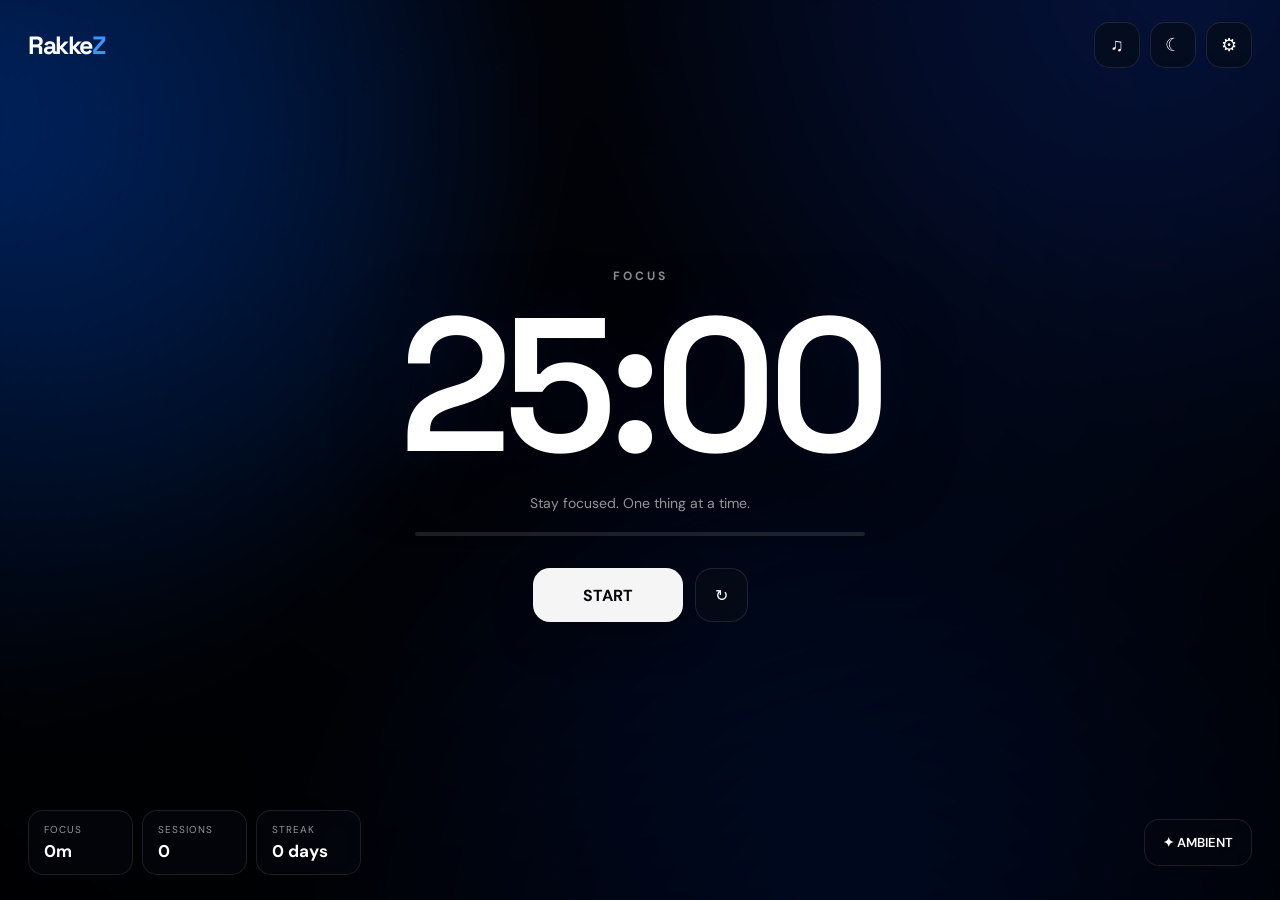
<file: test.html>
<!DOCTYPE html>
<html lang="en">
<head>
<meta charset="UTF-8">
<meta name="viewport" content="width=device-width, initial-scale=1.0">
<title>RakkeZ — Focus Better</title>

<link rel="preconnect" href="https://fonts.googleapis.com">
<link rel="preconnect" href="https://fonts.gstatic.com" crossorigin>
<link href="https://fonts.googleapis.com/css2?family=DM+Sans:wght@400;500;600;700&family=Space+Grotesk:wght@400;500;600;700&display=swap" rel="stylesheet">

<style>
:root{
    --bg:#03050a;
    --panel:rgba(10,15,25,.62);
    --panel-strong:rgba(8,12,20,.82);
    --border:rgba(255,255,255,.10);
    --border-hover:rgba(255,255,255,.20);
    --text:#fff;
    --muted:rgba(255,255,255,.58);
    --blue:#1683ff;
    --blue-2:#005eff;
    --shadow:0 30px 100px rgba(0,0,0,.45);
    --radius:24px;
}

*{
    box-sizing:border-box;
    margin:0;
    padding:0;
}

html,body{
    width:100%;
    height:100%;
    overflow:hidden;
}

body{
    font-family:"DM Sans",sans-serif;
    color:var(--text);
    background:#02040a;
}

button,input{
    font:inherit;
}

button{
    border:0;
    cursor:pointer;
    color:inherit;
}

.app{
    position:relative;
    width:100%;
    height:100vh;
    overflow:hidden;
    background:
        radial-gradient(circle at 20% 20%,rgba(0,105,255,.22),transparent 35%),
        radial-gradient(circle at 80% 75%,rgba(0,55,255,.16),transparent 40%),
        #03050a;
}

/* BACKGROUND */

.background{
    position:absolute;
    inset:0;
    z-index:0;
    overflow:hidden;
}

.bg-gradient{
    position:absolute;
    inset:-30%;
    background:
        radial-gradient(circle at 20% 30%,#005eff 0%,transparent 28%),
        radial-gradient(circle at 75% 20%,#0b2d91 0%,transparent 30%),
        radial-gradient(circle at 60% 80%,#001f6f 0%,transparent 32%),
        #02040b;
    filter:blur(35px);
    animation:gradientMove 18s ease-in-out infinite alternate;
    transform:scale(1.15);
}

@keyframes gradientMove{
    0%{
        transform:scale(1.15) translate(-2%,-2%) rotate(0deg);
    }
    50%{
        transform:scale(1.22) translate(3%,1%) rotate(3deg);
    }
    100%{
        transform:scale(1.18) translate(-1%,4%) rotate(-2deg);
    }
}

.custom-bg{
    position:absolute;
    inset:0;
    width:100%;
    height:100%;
    object-fit:cover;
    display:none;
}

.bg-overlay{
    position:absolute;
    inset:0;
    background:
        linear-gradient(180deg,rgba(0,0,0,.28),rgba(0,0,0,.58)),
        radial-gradient(circle at center,transparent 10%,rgba(0,0,0,.48) 100%);
    backdrop-filter:blur(1px);
}

/* TOP */

.topbar{
    position:absolute;
    top:22px;
    left:28px;
    right:28px;
    z-index:10;
    display:flex;
    align-items:center;
    justify-content:space-between;
}

.logo{
    font-family:"Space Grotesk",sans-serif;
    font-size:25px;
    font-weight:700;
    letter-spacing:-1.5px;
}

.logo span{
    color:#3c94ff;
}

.top-actions{
    display:flex;
    gap:10px;
}

.icon-btn{
    width:46px;
    height:46px;
    display:flex;
    align-items:center;
    justify-content:center;
    border:1px solid var(--border);
    background:rgba(7,11,18,.55);
    backdrop-filter:blur(18px);
    border-radius:15px;
    transition:.25s;
    font-size:18px;
}

.icon-btn:hover{
    border-color:var(--border-hover);
    background:rgba(20,30,48,.7);
    transform:translateY(-1px);
}

/* MAIN */

.main{
    position:relative;
    z-index:5;
    width:100%;
    height:100%;
    display:flex;
    align-items:center;
    justify-content:center;
    padding:90px 25px 100px;
}

.timer-card{
    width:min(760px,94vw);
    display:flex;
    flex-direction:column;
    align-items:center;
}

.mode{
    font-size:12px;
    font-weight:700;
    letter-spacing:3px;
    color:rgba(255,255,255,.55);
    text-transform:uppercase;
    margin-bottom:18px;
}

.timer{
    font-family:"Space Grotesk",sans-serif;
    font-size:clamp(105px,15vw,190px);
    line-height:.88;
    letter-spacing:-9px;
    font-weight:600;
    text-shadow:
        0 15px 70px rgba(0,0,0,.6),
        0 0 60px rgba(0,104,255,.12);
    user-select:none;
}

.timer-label{
    margin-top:25px;
    color:var(--muted);
    font-size:14px;
}

.progress-wrap{
    width:min(450px,75vw);
    height:4px;
    background:rgba(255,255,255,.11);
    border-radius:20px;
    overflow:hidden;
    margin-top:20px;
}

.progress{
    height:100%;
    width:0%;
    background:linear-gradient(90deg,#006cff,#48a4ff);
    border-radius:20px;
    transition:width .5s linear;
}

.controls{
    margin-top:32px;
    display:flex;
    align-items:center;
    gap:12px;
}

.primary{
    min-width:150px;
    height:54px;
    padding:0 28px;
    border-radius:17px;
    background:rgba(255,255,255,.96);
    color:#05070b;
    font-weight:700;
    transition:.25s;
    box-shadow:0 15px 40px rgba(0,0,0,.3);
}

.primary:hover{
    transform:translateY(-2px);
    box-shadow:0 20px 50px rgba(0,95,255,.2);
}

.secondary{
    height:54px;
    padding:0 19px;
    border-radius:17px;
    background:rgba(8,13,22,.62);
    border:1px solid var(--border);
    backdrop-filter:blur(18px);
    transition:.25s;
}

.secondary:hover{
    background:rgba(20,29,45,.75);
    border-color:var(--border-hover);
}

.bottom-bar{
    position:absolute;
    bottom:25px;
    left:28px;
    right:28px;
    z-index:10;
    display:flex;
    align-items:center;
    justify-content:space-between;
}

.stats{
    display:flex;
    gap:9px;
}

.stat{
    min-width:105px;
    padding:12px 15px;
    border:1px solid var(--border);
    border-radius:15px;
    background:rgba(5,9,16,.5);
    backdrop-filter:blur(18px);
}

.stat-title{
    color:var(--muted);
    font-size:10px;
    letter-spacing:1px;
    text-transform:uppercase;
}

.stat-value{
    margin-top:4px;
    font-size:17px;
    font-weight:700;
}

.ambient-btn{
    height:47px;
    padding:0 18px;
    border-radius:15px;
    border:1px solid var(--border);
    background:rgba(5,9,16,.55);
    backdrop-filter:blur(18px);
    font-size:13px;
    font-weight:600;
    transition:.25s;
}

.ambient-btn:hover{
    border-color:#287dff;
}

/* PANELS */

.overlay{
    position:fixed;
    inset:0;
    z-index:50;
    display:none;
    align-items:center;
    justify-content:center;
    padding:20px;
    background:rgba(0,0,0,.55);
    backdrop-filter:blur(15px);
}

.overlay.show{
    display:flex;
}

.panel{
    width:min(560px,96vw);
    max-height:90vh;
    overflow:auto;
    background:rgba(8,13,22,.9);
    border:1px solid rgba(255,255,255,.12);
    border-radius:28px;
    box-shadow:var(--shadow);
    padding:24px;
    animation:panelIn .3s ease;
}

@keyframes panelIn{
    from{
        opacity:0;
        transform:translateY(15px) scale(.98);
    }
    to{
        opacity:1;
        transform:none;
    }
}

.panel::-webkit-scrollbar{
    width:4px;
}

.panel::-webkit-scrollbar-thumb{
    background:rgba(255,255,255,.15);
    border-radius:10px;
}

.panel-head{
    display:flex;
    align-items:center;
    justify-content:space-between;
    margin-bottom:22px;
}

.panel-title{
    font-family:"Space Grotesk",sans-serif;
    font-size:23px;
    font-weight:600;
}

.close{
    width:38px;
    height:38px;
    border-radius:12px;
    background:rgba(255,255,255,.07);
    border:1px solid var(--border);
}

.section{
    margin-top:23px;
}

.section-title{
    font-size:11px;
    color:var(--muted);
    text-transform:uppercase;
    letter-spacing:1.5px;
    margin-bottom:11px;
}

.setting{
    display:flex;
    align-items:center;
    justify-content:space-between;
    gap:20px;
    padding:15px 0;
    border-bottom:1px solid rgba(255,255,255,.07);
}

.setting:last-child{
    border-bottom:0;
}

.setting-name{
    font-size:14px;
    font-weight:600;
}

.setting-description{
    margin-top:3px;
    font-size:11px;
    color:var(--muted);
}

.number-input{
    width:85px;
    height:39px;
    padding:0 10px;
    color:white;
    background:rgba(255,255,255,.06);
    border:1px solid var(--border);
    border-radius:11px;
    outline:none;
    text-align:center;
}

.number-input:focus{
    border-color:#2383ff;
}

.toggle{
    position:relative;
    width:47px;
    height:27px;
    border-radius:30px;
    background:rgba(255,255,255,.12);
    border:1px solid var(--border);
    transition:.25s;
}

.toggle::after{
    content:"";
    position:absolute;
    top:4px;
    left:4px;
    width:17px;
    height:17px;
    border-radius:50%;
    background:white;
    transition:.25s;
}

.toggle.active{
    background:#1478ff;
}

.toggle.active::after{
    transform:translateX(20px);
}

/* MEDIA */

.media-tabs{
    display:grid;
    grid-template-columns:repeat(3,1fr);
    gap:8px;
    margin-bottom:18px;
}

.media-tab{
    padding:12px 5px;
    border-radius:13px;
    background:rgba(255,255,255,.05);
    border:1px solid var(--border);
    color:var(--muted);
    font-size:12px;
}

.media-tab.active{
    color:white;
    border-color:#2383ff;
    background:rgba(15,103,255,.16);
}

.media-content{
    display:none;
}

.media-content.active{
    display:block;
}

.media-input{
    width:100%;
    height:46px;
    padding:0 13px;
    color:white;
    background:rgba(255,255,255,.05);
    border:1px solid var(--border);
    border-radius:13px;
    outline:none;
}

.media-input::placeholder{
    color:rgba(255,255,255,.38);
}

.media-button{
    width:100%;
    margin-top:10px;
    height:46px;
    border-radius:13px;
    background:#1478ff;
    font-weight:700;
}

.local-file{
    display:flex;
    flex-direction:column;
    gap:10px;
}

.file-label{
    min-height:100px;
    display:flex;
    flex-direction:column;
    align-items:center;
    justify-content:center;
    border:1px dashed rgba(255,255,255,.2);
    border-radius:16px;
    background:rgba(255,255,255,.035);
    cursor:pointer;
    color:var(--muted);
    transition:.25s;
}

.file-label:hover{
    border-color:#2484ff;
    background:rgba(0,104,255,.06);
}

.file-label strong{
    color:white;
    margin-bottom:5px;
}

#mediaFile{
    display:none;
}

.now-playing{
    display:none;
    align-items:center;
    gap:12px;
    margin-top:15px;
    padding:12px;
    border-radius:15px;
    background:rgba(255,255,255,.05);
}

.now-playing.show{
    display:flex;
}

.album{
    width:48px;
    height:48px;
    border-radius:11px;
    object-fit:cover;
    background:#101725;
}

.media-name{
    font-size:13px;
    font-weight:600;
}

.media-source{
    margin-top:3px;
    font-size:10px;
    color:var(--muted);
}

/* EMBED */

.embed-container{
    margin-top:15px;
    width:100%;
    aspect-ratio:16/9;
    border-radius:15px;
    overflow:hidden;
    display:none;
}

.embed-container.show{
    display:block;
}

.embed-container iframe{
    width:100%;
    height:100%;
    border:0;
}

/* AMBIENT */

.ambient-panel{
    width:min(900px,96vw);
}

.ambient-grid{
    display:grid;
    grid-template-columns:repeat(3,1fr);
    gap:14px;
}

.ambient-card{
    position:relative;
    height:190px;
    border-radius:19px;
    overflow:hidden;
    border:1px solid rgba(255,255,255,.10);
    cursor:pointer;
    transition:.3s;
    background:#101620;
}

.ambient-card:hover{
    transform:translateY(-4px);
    border-color:rgba(255,255,255,.3);
}

.ambient-card.selected{
    border:2px solid #2586ff;
    box-shadow:0 0 0 3px rgba(37,134,255,.12);
}

.ambient-card img,
.ambient-card video{
    width:100%;
    height:100%;
    object-fit:cover;
}

.ambient-card::after{
    content:"";
    position:absolute;
    inset:0;
    background:linear-gradient(transparent 40%,rgba(0,0,0,.75));
}

.ambient-name{
    position:absolute;
    left:14px;
    bottom:13px;
    z-index:2;
    font-size:13px;
    font-weight:700;
}

.upload-ambient{
    margin-top:15px;
    display:flex;
    gap:10px;
}

.upload-ambient label{
    flex:1;
    height:48px;
    display:flex;
    justify-content:center;
    align-items:center;
    border-radius:13px;
    background:rgba(255,255,255,.06);
    border:1px dashed var(--border);
    cursor:pointer;
    color:var(--muted);
    font-size:12px;
}

#bgFile{
    display:none;
}

/* LIGHT */

body.light{
    --text:#111827;
    --muted:rgba(17,24,39,.55);
    --border:rgba(0,0,0,.10);
    --border-hover:rgba(0,0,0,.20);
    --panel:rgba(255,255,255,.72);
    background:#f5f7fb;
}

body.light .app{
    background:
        radial-gradient(circle at 20% 20%,rgba(75,150,255,.35),transparent 35%),
        radial-gradient(circle at 80% 75%,rgba(50,100,255,.18),transparent 40%),
        #f5f7fb;
}

body.light .bg-gradient{
    opacity:.42;
}

body.light .bg-overlay{
    background:linear-gradient(180deg,rgba(255,255,255,.1),rgba(255,255,255,.55));
}

body.light .icon-btn,
body.light .secondary,
body.light .stat,
body.light .ambient-btn{
    background:rgba(255,255,255,.62);
}

body.light .panel{
    background:rgba(248,250,255,.94);
    border-color:rgba(0,0,0,.10);
}

body.light .media-input,
body.light .number-input{
    color:#111827;
    background:rgba(0,0,0,.04);
}

body.light .timer{
    text-shadow:0 15px 60px rgba(0,0,0,.12);
}

/* MOBILE */

@media(max-width:700px){
    .topbar{
        left:16px;
        right:16px;
        top:15px;
    }

    .logo{
        font-size:22px;
    }

    .main{
        padding-top:70px;
        padding-bottom:150px;
    }

    .timer{
        font-size:clamp(82px,23vw,130px);
        letter-spacing:-6px;
    }

    .bottom-bar{
        left:15px;
        right:15px;
        bottom:15px;
        flex-direction:column;
        gap:12px;
        align-items:stretch;
    }

    .stats{
        display:grid;
        grid-template-columns:repeat(3,1fr);
    }

    .stat{
        min-width:0;
        padding:10px;
    }

    .stat-value{
        font-size:14px;
    }

    .ambient-btn{
        width:100%;
    }

    .ambient-grid{
        grid-template-columns:1fr 1fr;
    }

    .ambient-card{
        height:145px;
    }
}

@media(max-width:450px){
    .controls{
        width:100%;
    }

    .primary{
        flex:1;
    }

    .secondary{
        width:55px;
        padding:0;
    }

    .ambient-grid{
        grid-template-columns:1fr;
    }
}
</style>
</head>

<body>

<div class="app">

    <div class="background">
        <div class="bg-gradient"></div>
        <img id="customImage" class="custom-bg">
        <video id="customVideo" class="custom-bg" autoplay muted loop playsinline></video>
        <div class="bg-overlay"></div>
    </div>

    <header class="topbar">
        <div class="logo">Rakke<span>Z</span></div>

        <div class="top-actions">
            <button class="icon-btn" id="mediaOpen" title="Media">♫</button>
            <button class="icon-btn" id="themeBtn" title="Theme">☾</button>
            <button class="icon-btn" id="settingsOpen" title="Settings">⚙</button>
        </div>
    </header>

    <main class="main">

        <section class="timer-card">

            <div class="mode" id="modeText">FOCUS</div>

            <div class="timer" id="timer">25:00</div>

            <div class="timer-label" id="timerLabel">
                Stay focused. One thing at a time.
            </div>

            <div class="progress-wrap">
                <div class="progress" id="progress"></div>
            </div>

            <div class="controls">
                <button class="primary" id="startBtn">START</button>
                <button class="secondary" id="resetBtn">↻</button>
            </div>

        </section>

    </main>

    <div class="bottom-bar">

        <div class="stats">

            <div class="stat">
                <div class="stat-title">Focus</div>
                <div class="stat-value" id="focusStat">0m</div>
            </div>

            <div class="stat">
                <div class="stat-title">Sessions</div>
                <div class="stat-value" id="sessionsStat">0</div>
            </div>

            <div class="stat">
                <div class="stat-title">Streak</div>
                <div class="stat-value" id="streakStat">0 days</div>
            </div>

        </div>

        <button class="ambient-btn" id="ambientOpen">
            ✦ AMBIENT
        </button>

    </div>
</div>


<!-- SETTINGS -->

<div class="overlay" id="settingsOverlay">

    <div class="panel">

        <div class="panel-head">
            <div class="panel-title">Settings</div>
            <button class="close" data-close="settingsOverlay">×</button>
        </div>

        <div class="section">

            <div class="section-title">Timer</div>

            <div class="setting">
                <div>
                    <div class="setting-name">Focus Duration</div>
                    <div class="setting-description">Minutes for every focus session</div>
                </div>
                <input class="number-input" id="focusInput" type="number" min="1" max="180">
            </div>

            <div class="setting">
                <div>
                    <div class="setting-name">Short Break</div>
                    <div class="setting-description">Break between sessions</div>
                </div>
                <input class="number-input" id="shortBreakInput" type="number" min="1" max="60">
            </div>

            <div class="setting">
                <div>
                    <div class="setting-name">Long Break</div>
                    <div class="setting-description">Longer break after several sessions</div>
                </div>
                <input class="number-input" id="longBreakInput" type="number" min="1" max="120">
            </div>

            <div class="setting">
                <div>
                    <div class="setting-name">Sessions Before Long Break</div>
                </div>
                <input class="number-input" id="longBreakAfterInput" type="number" min="1" max="10">
            </div>

        </div>


        <div class="section">

            <div class="section-title">Smart Timer</div>

            <div class="setting">
                <div>
                    <div class="setting-name">Auto Start</div>
                    <div class="setting-description">Automatically start the next phase</div>
                </div>
                <button class="toggle" id="autoStartToggle"></button>
            </div>

            <div class="setting">
                <div>
                    <div class="setting-name">Smart Timer</div>
                    <div class="setting-description">Remember the timer state when you leave</div>
                </div>
                <button class="toggle" id="smartTimerToggle"></button>
            </div>

        </div>


        <div class="section">

            <div class="section-title">Daily Goal</div>

            <div class="setting">
                <div>
                    <div class="setting-name">Daily Focus Goal</div>
                    <div class="setting-description">Minutes you want to focus each day</div>
                </div>
                <input class="number-input" id="dailyGoalInput" type="number" min="1" max="1440">
            </div>

        </div>


        <div class="section">

            <div class="section-title">Sound</div>

            <div class="setting">
                <div>
                    <div class="setting-name">Completion Sound</div>
                    <div class="setting-description">Play a sound when a phase ends</div>
                </div>
                <button class="toggle active" id="soundToggle"></button>
            </div>

        </div>


        <div class="section">

            <div class="section-title">Reset</div>

            <button
                id="resetStatsBtn"
                style="
                    width:100%;
                    height:46px;
                    border-radius:13px;
                    background:rgba(255,70,70,.09);
                    border:1px solid rgba(255,70,70,.18);
                    color:#ff7777;
                    font-weight:700;
                "
            >
                Reset All Statistics
            </button>

        </div>

    </div>

</div>


<!-- MEDIA -->

<div class="overlay" id="mediaOverlay">

    <div class="panel">

        <div class="panel-head">
            <div class="panel-title">Media</div>
            <button class="close" data-close="mediaOverlay">×</button>
        </div>

        <div class="media-tabs">

            <button class="media-tab active" data-media="youtube">
                YouTube
            </button>

            <button class="media-tab" data-media="spotify">
                Spotify
            </button>

            <button class="media-tab" data-media="local">
                Local
            </button>

        </div>


        <div class="media-content active" id="youtubeContent">

            <input
                class="media-input"
                id="youtubeInput"
                placeholder="Paste a YouTube video URL..."
            >

            <button class="media-button" id="youtubePlay">
                Play YouTube
            </button>

            <div class="embed-container" id="youtubeEmbed"></div>

        </div>


        <div class="media-content" id="spotifyContent">

            <input
                class="media-input"
                id="spotifyInput"
                placeholder="Paste Spotify track / playlist / album URL..."
            >

            <button class="media-button" id="spotifyPlay">
                Open Spotify Player
            </button>

            <div class="embed-container" id="spotifyEmbed"></div>

            <div class="setting-description" style="margin-top:12px;line-height:1.6;">
                Spotify playback is controlled by Spotify's official player.
                Full account login and Web Playback require your own Spotify OAuth
                application and, for direct playback, Spotify Premium.
            </div>

        </div>


        <div class="media-content" id="localContent">

            <div class="local-file">

                <label class="file-label" for="mediaFile">
                    <strong>Choose Music or Video</strong>
                    <span>MP3, WAV, M4A, MP4, WebM and more</span>
                </label>

                <input id="mediaFile" type="file" accept="audio/*,video/*">

                <audio id="audioPlayer" controls style="width:100%;display:none;"></audio>

                <video
                    id="videoPlayer"
                    controls
                    playsinline
                    style="
                        width:100%;
                        max-height:260px;
                        border-radius:15px;
                        display:none;
                        background:#000;
                    "
                ></video>

            </div>

        </div>


        <div class="now-playing" id="nowPlaying">

            <div
                class="album"
                id="mediaArtwork"
                style="
                    display:flex;
                    align-items:center;
                    justify-content:center;
                    font-size:20px;
                "
            >
                ♪
            </div>

            <div>
                <div class="media-name" id="mediaName">
                    Nothing playing
                </div>

                <div class="media-source" id="mediaSource">
                    RakkeZ
                </div>
            </div>

        </div>

    </div>

</div>


<!-- AMBIENT -->

<div class="overlay" id="ambientOverlay">

    <div class="panel ambient-panel">

        <div class="panel-head">
            <div>
                <div class="panel-title">Ambient</div>
                <div style="font-size:12px;color:var(--muted);margin-top:4px;">
                    Choose your atmosphere.
                </div>
            </div>

            <button class="close" data-close="ambientOverlay">×</button>
        </div>


        <div class="ambient-grid" id="ambientGrid"></div>


        <div class="upload-ambient">

            <label for="bgFile">
                + Upload Image / Video Background
            </label>

            <input
                id="bgFile"
                type="file"
                accept="image/*,video/*"
            >

        </div>

    </div>

</div>


<!-- RESET CONFIRMATION -->

<div class="overlay" id="confirmOverlay">

    <div class="panel" style="max-width:390px;text-align:center;">

        <div style="font-size:42px;margin-bottom:15px;">↻</div>

        <div class="panel-title">
            Reset everything?
        </div>

        <div
            style="
                color:var(--muted);
                font-size:13px;
                line-height:1.6;
                margin:12px 0 22px;
            "
        >
            This will remove your sessions, focus time and streak.
            This action cannot be undone.
        </div>

        <div style="display:flex;gap:9px;">

            <button
                class="secondary"
                style="flex:1;"
                data-close="confirmOverlay"
            >
                Cancel
            </button>

            <button
                id="confirmReset"
                style="
                    flex:1;
                    height:54px;
                    border-radius:16px;
                    background:#ff4d5f;
                    font-weight:700;
                "
            >
                Reset
            </button>

        </div>

    </div>

</div>


<script>
/* =========================================================
   RAKKEZ
   ========================================================= */

const $ = id => document.getElementById(id);


/* -----------------------------
   DEFAULT SETTINGS
----------------------------- */

const defaults = {
    focus:25,
    shortBreak:5,
    longBreak:15,
    longBreakAfter:4,
    dailyGoal:120,
    autoStart:false,
    smartTimer:true,
    sound:true,
    theme:"dark"
};


/* -----------------------------
   STORAGE
----------------------------- */

let settings = {
    ...defaults,
    ...(JSON.parse(localStorage.getItem("rakkez_settings") || "{}"))
};

let stats = {
    totalFocusSeconds:0,
    sessions:0,
    streak:0,
    lastFocusDate:null,
    dailyFocus:{},
    ...(JSON.parse(localStorage.getItem("rakkez_stats") || "{}"))
};

let timerState = {
    mode:"focus",
    remaining:settings.focus * 60,
    total:settings.focus * 60,
    running:false,
    interval:null
};

let completedFocusInCycle = 0;


/* -----------------------------
   SAVE
----------------------------- */

function save(){
    localStorage.setItem(
        "rakkez_settings",
        JSON.stringify(settings)
    );

    localStorage.setItem(
        "rakkez_stats",
        JSON.stringify(stats)
    );
}


/* -----------------------------
   DATE
----------------------------- */

function todayKey(){
    const d = new Date();

    return [
        d.getFullYear(),
        String(d.getMonth()+1).padStart(2,"0"),
        String(d.getDate()).padStart(2,"0")
    ].join("-");
}


/* -----------------------------
   STREAK
----------------------------- */

function updateStreak(){

    const today = todayKey();

    if(!stats.lastFocusDate){
        stats.streak = 0;
        return;
    }

    const last = new Date(stats.lastFocusDate + "T00:00:00");
    const current = new Date(today + "T00:00:00");

    const difference =
        Math.round((current-last)/(1000*60*60*24));

    if(difference > 1){
        stats.streak = 0;
    }
}


/* -----------------------------
   TIMER
----------------------------- */

function formatTime(seconds){

    seconds = Math.max(0,Math.floor(seconds));

    const minutes = Math.floor(seconds/60);
    const secs = seconds % 60;

    return (
        String(minutes).padStart(2,"0") +
        ":" +
        String(secs).padStart(2,"0")
    );
}


function updateTimerUI(){

    $("timer").textContent =
        formatTime(timerState.remaining);

    $("modeText").textContent =
        timerState.mode === "focus"
        ? "FOCUS"
        : timerState.mode === "short"
        ? "SHORT BREAK"
        : "LONG BREAK";

    $("timerLabel").textContent =
        timerState.mode === "focus"
        ? "Stay focused. One thing at a time."
        : "Take a breath. You earned it.";

    const elapsed =
        timerState.total - timerState.remaining;

    const percentage =
        timerState.total
        ? (elapsed/timerState.total)*100
        : 0;

    $("progress").style.width =
        percentage + "%";

    $("startBtn").textContent =
        timerState.running
        ? "PAUSE"
        : "START";
}


function startTimer(){

    if(timerState.running){
        pauseTimer();
        return;
    }

    timerState.running = true;

    timerState.interval =
        setInterval(tick,1000);

    updateTimerUI();
}


function pauseTimer(){

    timerState.running = false;

    clearInterval(timerState.interval);

    timerState.interval = null;

    save();
    updateTimerUI();
}


function tick(){

    if(timerState.remaining <= 0){
        completePhase();
        return;
    }

    if(timerState.mode === "focus"){
        stats.totalFocusSeconds++;
        
        const day = todayKey();

        if(!stats.dailyFocus[day]){
            stats.dailyFocus[day] = 0;
        }

        stats.dailyFocus[day]++;

        updateStats();
        save();
    }

    timerState.remaining--;

    updateTimerUI();
}


function completePhase(){

    pauseTimer();

    playCompletionSound();

    if(timerState.mode === "focus"){

        completedFocusInCycle++;

        stats.sessions++;

        const today = todayKey();

        stats.lastFocusDate = today;

        const previous =
            localStorage.getItem("rakkez_last_focus_day");

        if(previous !== today){

            if(previous){

                const last =
                    new Date(previous + "T00:00:00");

                const current =
                    new Date(today + "T00:00:00");

                const diff =
                    Math.round(
                        (current-last)/
                        (1000*60*60*24)
                    );

                if(diff === 1){
                    stats.streak++;
                }else{
                    stats.streak = 1;
                }

            }else{
                stats.streak = 1;
            }

            localStorage.setItem(
                "rakkez_last_focus_day",
                today
            );
        }

        if(
            completedFocusInCycle >=
            settings.longBreakAfter
        ){

            completedFocusInCycle = 0;

            setMode("long");

        }else{

            setMode("short");

        }

    }else{

        setMode("focus");

    }

    save();
    updateStats();

    if(settings.autoStart){

        setTimeout(() => {
            startTimer();
        },800);

    }
}


function setMode(mode){

    timerState.mode = mode;

    let minutes;

    if(mode === "focus"){
        minutes = settings.focus;
    }

    if(mode === "short"){
        minutes = settings.shortBreak;
    }

    if(mode === "long"){
        minutes = settings.longBreak;
    }

    timerState.total = minutes * 60;
    timerState.remaining = minutes * 60;

    updateTimerUI();
}


/* -----------------------------
   STATS
----------------------------- */

function updateStats(){

    $("focusStat").textContent =
        formatFocus(stats.totalFocusSeconds);

    $("sessionsStat").textContent =
        stats.sessions;

    updateStreak();

    $("streakStat").textContent =
        stats.streak + " day" +
        (stats.streak === 1 ? "" : "s");
}


function formatFocus(seconds){

    const minutes =
        Math.floor(seconds/60);

    if(minutes < 60){
        return minutes + "m";
    }

    const hours =
        Math.floor(minutes/60);

    const remaining =
        minutes % 60;

    return hours + "h " +
        remaining + "m";
}


/* -----------------------------
   SOUND
----------------------------- */

function playCompletionSound(){

    if(!settings.sound) return;

    try{

        const ctx =
            new (window.AudioContext ||
            window.webkitAudioContext)();

        const oscillator =
            ctx.createOscillator();

        const gain =
            ctx.createGain();

        oscillator.type = "sine";

        oscillator.frequency.value = 880;

        gain.gain.setValueAtTime(
            .0001,
            ctx.currentTime
        );

        gain.gain.exponentialRampToValueAtTime(
            .25,
            ctx.currentTime + .03
        );

        gain.gain.exponentialRampToValueAtTime(
            .0001,
            ctx.currentTime + .7
        );

        oscillator.connect(gain);
        gain.connect(ctx.destination);

        oscillator.start();

        oscillator.stop(
            ctx.currentTime + .75
        );

    }catch(e){}
}


/* -----------------------------
   SETTINGS UI
----------------------------- */

function syncSettingsUI(){

    $("focusInput").value =
        settings.focus;

    $("shortBreakInput").value =
        settings.shortBreak;

    $("longBreakInput").value =
        settings.longBreak;

    $("longBreakAfterInput").value =
        settings.longBreakAfter;

    $("dailyGoalInput").value =
        settings.dailyGoal;

    $("autoStartToggle")
        .classList.toggle(
            "active",
            settings.autoStart
        );

    $("smartTimerToggle")
        .classList.toggle(
            "active",
            settings.smartTimer
        );

    $("soundToggle")
        .classList.toggle(
            "active",
            settings.sound
        );
}


$("focusInput").addEventListener("change",e=>{

    settings.focus =
        Math.max(1,Number(e.target.value));

    if(
        !timerState.running &&
        timerState.mode === "focus"
    ){
        setMode("focus");
    }

    save();
});


$("shortBreakInput").addEventListener("change",e=>{

    settings.shortBreak =
        Math.max(1,Number(e.target.value));

    if(
        !timerState.running &&
        timerState.mode === "short"
    ){
        setMode("short");
    }

    save();
});


$("longBreakInput").addEventListener("change",e=>{

    settings.longBreak =
        Math.max(1,Number(e.target.value));

    if(
        !timerState.running &&
        timerState.mode === "long"
    ){
        setMode("long");
    }

    save();
});


$("longBreakAfterInput").addEventListener("change",e=>{

    settings.longBreakAfter =
        Math.max(1,Number(e.target.value));

    save();
});


$("dailyGoalInput").addEventListener("change",e=>{

    settings.dailyGoal =
        Math.max(1,Number(e.target.value));

    save();
});


$("autoStartToggle").onclick = () => {

    settings.autoStart =
        !settings.autoStart;

    syncSettingsUI();
    save();
};


$("smartTimerToggle").onclick = () => {

    settings.smartTimer =
        !settings.smartTimer;

    syncSettingsUI();
    save();
};


$("soundToggle").onclick = () => {

    settings.sound =
        !settings.sound;

    syncSettingsUI();
    save();
};


/* -----------------------------
   RESET
----------------------------- */

$("resetBtn").onclick = () => {

    $("confirmOverlay")
        .classList.add("show");
};


$("resetStatsBtn").onclick = () => {

    $("confirmOverlay")
        .classList.add("show");
};


$("confirmReset").onclick = () => {

    stats = {
        totalFocusSeconds:0,
        sessions:0,
        streak:0,
        lastFocusDate:null,
        dailyFocus:{}
    };

    localStorage.removeItem(
        "rakkez_last_focus_day"
    );

    save();

    setMode("focus");

    updateStats();

    $("confirmOverlay")
        .classList.remove("show");
};


/* -----------------------------
   PANELS
----------------------------- */

$("settingsOpen").onclick = () => {

    syncSettingsUI();

    $("settingsOverlay")
        .classList.add("show");
};


$("mediaOpen").onclick = () => {

    $("mediaOverlay")
        .classList.add("show");
};


$("ambientOpen").onclick = () => {

    renderAmbient();

    $("ambientOverlay")
        .classList.add("show");
};


document.querySelectorAll("[data-close]")
.forEach(button=>{

    button.addEventListener("click",()=>{

        $(button.dataset.close)
            .classList.remove("show");

    });

});


document.querySelectorAll(".overlay")
.forEach(overlay=>{

    overlay.addEventListener("click",e=>{

        if(e.target === overlay){

            overlay.classList.remove("show");

        }

    });

});


/* -----------------------------
   THEME
----------------------------- */

function applyTheme(){

    document.body.classList.toggle(
        "light",
        settings.theme === "light"
    );

    $("themeBtn").textContent =
        settings.theme === "light"
        ? "☀"
        : "☾";
}


$("themeBtn").onclick = () => {

    settings.theme =
        settings.theme === "light"
        ? "dark"
        : "light";

    applyTheme();
    save();
};


/* -----------------------------
   MEDIA TABS
----------------------------- */

document.querySelectorAll(".media-tab")
.forEach(tab=>{

    tab.addEventListener("click",()=>{

        document.querySelectorAll(".media-tab")
        .forEach(t=>t.classList.remove("active"));

        document.querySelectorAll(".media-content")
        .forEach(c=>c.classList.remove("active"));

        tab.classList.add("active");

        $(tab.dataset.media + "Content")
            .classList.add("active");

    });

});


/* -----------------------------
   YOUTUBE
----------------------------- */

function getYouTubeId(url){

    try{

        const parsed =
            new URL(url);

        if(parsed.hostname.includes("youtu.be")){
            return parsed.pathname.slice(1);
        }

        if(parsed.hostname.includes("youtube.com")){

            if(parsed.searchParams.get("v")){
                return parsed.searchParams.get("v");
            }

            const parts =
                parsed.pathname.split("/");

            const index =
                parts.indexOf("embed");

            if(index !== -1){
                return parts[index+1];
            }
        }

    }catch(e){}

    return null;
}


$("youtubePlay").onclick = () => {

    const url =
        $("youtubeInput").value.trim();

    const id =
        getYouTubeId(url);

    if(!id){

        alert("Please enter a valid YouTube URL.");

        return;
    }

    $("youtubeEmbed").innerHTML = `
        <iframe
            src="https://www.youtube.com/embed/${encodeURIComponent(id)}?autoplay=1&rel=0"
            allow="autoplay; encrypted-media; picture-in-picture"
            allowfullscreen>
        </iframe>
    `;

    $("youtubeEmbed")
        .classList.add("show");

    showNowPlaying(
        "YouTube Video",
        "YouTube",
        "▶"
    );

};


/* -----------------------------
   SPOTIFY
----------------------------- */

function spotifyEmbedUrl(url){

    try{

        const parsed =
            new URL(url);

        const parts =
            parsed.pathname.split("/")
            .filter(Boolean);

        if(parts.length >= 2){

            const type = parts[0];
            const id = parts[1];

            return `https://open.spotify.com/embed/${type}/${id}?utm_source=generator`;

        }

    }catch(e){}

    return null;
}


$("spotifyPlay").onclick = () => {

    const url =
        $("spotifyInput").value.trim();

    const embed =
        spotifyEmbedUrl(url);

    if(!embed){

        alert(
            "Paste a Spotify track, album, playlist or artist URL."
        );

        return;
    }

    $("spotifyEmbed").innerHTML = `
        <iframe
            src="${embed}"
            allow="autoplay; clipboard-write; encrypted-media; fullscreen; picture-in-picture">
        </iframe>
    `;

    $("spotifyEmbed")
        .classList.add("show");

    showNowPlaying(
        "Spotify",
        "Spotify",
        "♫"
    );

};


/* -----------------------------
   LOCAL MEDIA
----------------------------- */

let localMediaURL = null;

$("mediaFile").addEventListener("change",e=>{

    const file =
        e.target.files[0];

    if(!file) return;

    if(localMediaURL){
        URL.revokeObjectURL(localMediaURL);
    }

    localMediaURL =
        URL.createObjectURL(file);

    $("audioPlayer").pause();
    $("videoPlayer").pause();

    $("audioPlayer").style.display =
        "none";

    $("videoPlayer").style.display =
        "none";

    if(file.type.startsWith("audio/")){

        $("audioPlayer").src =
            localMediaURL;

        $("audioPlayer").style.display =
            "block";

        $("audioPlayer").play();

    }else if(file.type.startsWith("video/")){

        $("videoPlayer").src =
            localMediaURL;

        $("videoPlayer").style.display =
            "block";

        $("videoPlayer").play();

    }

    showNowPlaying(
        file.name,
        "Local Media",
        file.type.startsWith("audio/")
        ? "♫"
        : "▶"
    );

});


function showNowPlaying(
    name,
    source,
    artwork
){

    $("mediaName").textContent =
        name;

    $("mediaSource").textContent =
        source;

    $("mediaArtwork").textContent =
        artwork;

    $("nowPlaying")
        .classList.add("show");
}


/* -----------------------------
   AMBIENT
----------------------------- */

/*
  You can replace these URLs with local files
  inside:

  assets/ambient/

  if you want a completely offline version.
*/

const ambientPresets = [

    {
        id:"coffee",
        name:"Lofi Coffee",
        type:"image",
        url:"https://wallpaperaccess.com/full/8891446.jpg"
    },

    {
        id:"street",
        name:"Lofi Street",
        type:"image",
        url:"https://wallpapercave.com/wp/wp12446857.jpg"
    },

    {
        id:"city",
        name:"Lofi City",
        type:"image",
        url:"https://images.hdqwalls.com/download/van-ov-2560x1600.jpg"
    },

    {
        id:"lofi1",
        name:"lofi1",
        type:"image",
        url:"https://static.vecteezy.com/system/resources/previews/022/508/213/large_2x/lofi-art-style-8k-image-landscape-generative-ai-free-photo.jpeg"
    }

];


let selectedAmbient =
    localStorage.getItem("rakkez_ambient")
    || "gradient";


function renderAmbient(){

    const grid =
        $("ambientGrid");

    grid.innerHTML = "";

    const gradientCard =
        document.createElement("div");

    gradientCard.className =
        "ambient-card" +
        (
            selectedAmbient === "gradient"
            ? " selected"
            : ""
        );

    gradientCard.innerHTML = `
        <div style="
            width:100%;
            height:100%;
            background:
            radial-gradient(circle at 25% 25%,#006cff,transparent 35%),
            radial-gradient(circle at 75% 70%,#001e79,transparent 40%),
            #02040b;
        "></div>

        <div class="ambient-name">
            RakkeZ Gradient
        </div>
    `;

    gradientCard.onclick = () => {

        selectedAmbient = "gradient";

        localStorage.setItem(
            "rakkez_ambient",
            selectedAmbient
        );

        resetBackground();

        renderAmbient();

    };

    grid.appendChild(gradientCard);


    ambientPresets.forEach(item=>{

        const card =
            document.createElement("div");

        card.className =
            "ambient-card" +
            (
                selectedAmbient === item.id
                ? " selected"
                : ""
            );

        card.innerHTML = `
            <img
                src="${item.url}"
                loading="lazy"
                alt=""
            >

            <div class="ambient-name">
                ${item.name}
            </div>
        `;

        card.onclick = () => {

            selectedAmbient = item.id;

            localStorage.setItem(
                "rakkez_ambient",
                selectedAmbient
            );

            applyAmbient(item);

            renderAmbient();

        };

        grid.appendChild(card);

    });

}


function applyAmbient(item){

    $("customVideo").style.display =
        "none";

    $("customImage").style.display =
        "block";

    $("customImage").src =
        item.url;

}


function resetBackground(){

    $("customImage").style.display =
        "none";

    $("customVideo").style.display =
        "none";

    $("customImage").removeAttribute("src");

    $("customVideo").removeAttribute("src");

}


/* -----------------------------
   LOCAL BACKGROUND
----------------------------- */

let localBackgroundURL = null;

$("bgFile").addEventListener("change",e=>{

    const file =
        e.target.files[0];

    if(!file) return;

    if(localBackgroundURL){
        URL.revokeObjectURL(
            localBackgroundURL
        );
    }

    localBackgroundURL =
        URL.createObjectURL(file);

    selectedAmbient =
        "local";

    localStorage.setItem(
        "rakkez_ambient",
        "local"
    );

    if(file.type.startsWith("video/")){

        $("customImage").style.display =
            "none";

        $("customVideo").style.display =
            "block";

        $("customVideo").src =
            localBackgroundURL;

        $("customVideo").play();

    }else{

        $("customVideo").style.display =
            "none";

        $("customImage").style.display =
            "block";

        $("customImage").src =
            localBackgroundURL;

    }

    $("ambientOverlay")
        .classList.remove("show");

});


/* -----------------------------
   SMART TIMER
----------------------------- */

function saveTimerState(){

    if(!settings.smartTimer) return;

    localStorage.setItem(
        "rakkez_timer_state",
        JSON.stringify({
            mode:timerState.mode,
            remaining:timerState.remaining,
            total:timerState.total,
            timestamp:Date.now(),
            running:timerState.running
        })
    );

}


function restoreTimerState(){

    if(!settings.smartTimer) return;

    const raw =
        localStorage.getItem(
            "rakkez_timer_state"
        );

    if(!raw) return;

    try{

        const saved =
            JSON.parse(raw);

        if(!saved.running) return;

        const elapsed =
            Math.floor(
                (Date.now()-saved.timestamp)/1000
            );

        if(elapsed < saved.remaining){

            timerState.mode =
                saved.mode;

            timerState.total =
                saved.total;

            timerState.remaining =
                saved.remaining-elapsed;

        }else{

            timerState.mode =
                saved.mode;

            timerState.total =
                saved.total;

            timerState.remaining =
                0;

        }

    }catch(e){}

}


setInterval(saveTimerState,5000);

window.addEventListener(
    "beforeunload",
    saveTimerState
);


/* -----------------------------
   INITIALIZE
----------------------------- */

updateStreak();

restoreTimerState();

updateTimerUI();

updateStats();

syncSettingsUI();

applyTheme();


/* restore ambient preset */

const currentAmbient =
    ambientPresets.find(
        x => x.id === selectedAmbient
    );

if(currentAmbient){
    applyAmbient(currentAmbient);
}


/* START */

$("startBtn").onclick =
    startTimer;


/* KEYBOARD */

document.addEventListener(
    "keydown",
    e => {

        if(
            e.target.tagName === "INPUT"
        ) return;

        if(e.code === "Space"){

            e.preventDefault();

            startTimer();

        }

        if(e.key.toLowerCase() === "r"){

            $("confirmOverlay")
                .classList.add("show");

        }

    }
);

</script>

</body>
</html>
</file>
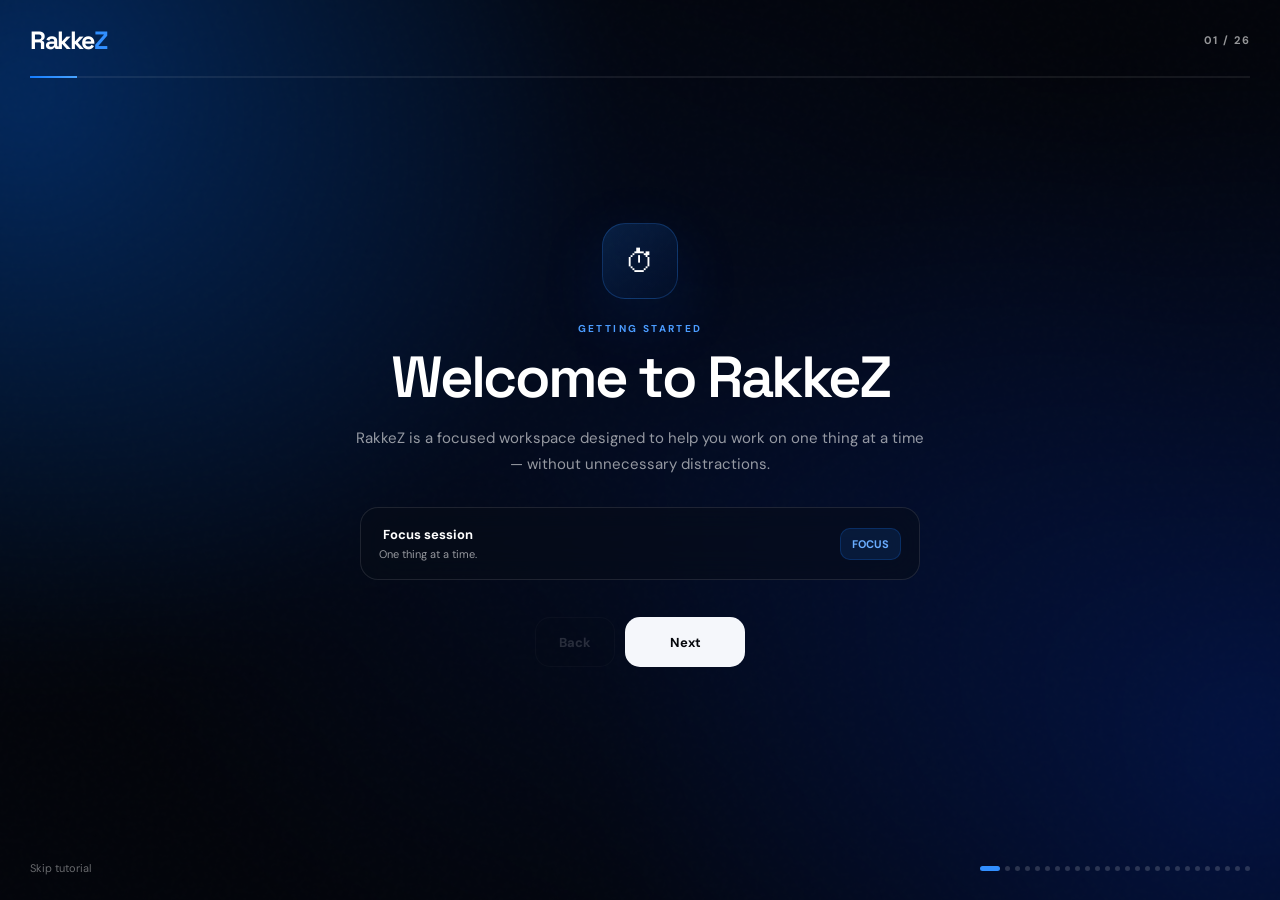
<file: tutorial.html>
<!DOCTYPE html>
<html lang="en">

<head>

    <meta charset="UTF-8">

    <meta
        name="viewport"
        content="width=device-width, initial-scale=1.0"
    >

    <title>RakkeZ — Tutorial</title>


    <!-- =====================================================
         THEME SYNC (runs before CSS paints, prevents flash)
         Reads the same theme the user picked in RakkeZ itself.
    ====================================================== -->

    <script>
    (function () {
        try {
            var raw = localStorage.getItem("rakkez_theme_settings");
            var theme = "dark";
            if (raw) {
                var parsed = JSON.parse(raw);
                if (parsed && parsed.theme === "light") {
                    theme = "light";
                }
            }
            if (theme === "light") {
                document.documentElement.classList.add("light");
                document.documentElement.dataset.theme = "light";
            }
        } catch (error) {}
    })();
    </script>


    <!-- =====================================================
         FONTS
    ====================================================== -->

    <link
        rel="preconnect"
        href="https://fonts.googleapis.com"
    >

    <link
        rel="preconnect"
        href="https://fonts.gstatic.com"
        crossorigin
    >

    <link
        href="https://fonts.googleapis.com/css2?family=DM+Sans:wght@400;500;600;700&family=Space+Grotesk:wght@400;500;600;700&display=swap"
        rel="stylesheet"
    >


    <!-- =====================================================
         TUTORIAL CSS
    ====================================================== -->

    <link
        rel="stylesheet"
        href="./tutorial.css"
    >

</head>


<body>

<script>
    if (document.documentElement.classList.contains("light")) {
        document.body.classList.add("light");
    }
</script>

<div class="tutorial-app">


    <!-- =====================================================
         BACKGROUND
    ====================================================== -->

    <div class="background">

        <div class="gradient"></div>

        <div class="noise"></div>

    </div>


    <!-- =====================================================
         TOP BAR
    ====================================================== -->

    <header class="topbar">

        <div class="logo">
            Rakke<span>Z</span>
        </div>


        <div
            class="step-counter"
            id="stepCounter"
        >
            01 / 26
        </div>

    </header>


    <!-- =====================================================
         PROGRESS
    ====================================================== -->

    <div class="progress-track">

        <div
            class="progress-bar"
            id="progressBar"
        ></div>

    </div>


    <!-- =====================================================
         MAIN
    ====================================================== -->

    <main class="tutorial-main">

        <section
            class="tutorial-card"
            id="tutorialCard"
        >


            <!-- =================================================
                 ICON
            ================================================== -->

            <div
                class="icon-container"
                id="featureIcon"
            >
                ⏱
            </div>


            <!-- =================================================
                 CATEGORY
            ================================================== -->

            <div
                class="eyebrow"
                id="featureCategory"
            >
                GETTING STARTED
            </div>


            <!-- =================================================
                 TITLE
            ================================================== -->

            <h1 id="featureTitle">
                Welcome to RakkeZ
            </h1>


            <!-- =================================================
                 DESCRIPTION
            ================================================== -->

            <p
                class="description"
                id="featureDescription"
            >
                A simple workspace designed to help you focus
                on one thing at a time.
            </p>


            <!-- =================================================
                 FEATURE DEMO
            ================================================== -->

            <div
                class="demo"
                id="featureDemo"
            ></div>


            <!-- =================================================
                 NAVIGATION
            ================================================== -->

            <div class="navigation">


                <button
                    type="button"
                    class="nav-button secondary"
                    id="backBtn"
                >
                    Back
                </button>


                <button
                    type="button"
                    class="nav-button primary"
                    id="nextBtn"
                >
                    Next
                </button>


            </div>

        </section>

    </main>


    <!-- =====================================================
         FOOTER
    ====================================================== -->

    <footer class="footer">


        <button
            type="button"
            class="skip-button"
            id="skipBtn"
        >
            Skip tutorial
        </button>


        <div
            class="dots"
            id="dots"
        ></div>


    </footer>


    <!-- =====================================================
         FINAL SCREEN
    ====================================================== -->

    <div
        class="final-screen"
        id="finalScreen"
    >


        <div class="final-content">


            <!-- =================================================
                 FINAL ICON
            ================================================== -->

            <div class="final-icon">
                ✓
            </div>


            <!-- =================================================
                 FINAL EYEBROW
            ================================================== -->

            <div class="eyebrow">
                YOU'RE READY
            </div>


            <!-- =================================================
                 FINAL TITLE
            ================================================== -->

            <h2>
                Focus starts now.
            </h2>


            <!-- =================================================
                 FINAL DESCRIPTION
            ================================================== -->

            <p>
                You've learned everything you need
                to make the most out of RakkeZ.
            </p>


            <!-- =================================================
                 FINAL QUESTION
            ================================================== -->

            <div class="final-question">
                Did you understand everything?
            </div>


            <!-- =================================================
                 FINAL ACTIONS
            ================================================== -->

            <div class="final-actions">


                <button
                    type="button"
                    class="final-button primary"
                    id="readyBtn"
                >
                    YES, I'M READY
                </button>


                <button
                    type="button"
                    class="final-button secondary"
                    id="replayBtn"
                >
                    REPLAY TUTORIAL
                </button>


            </div>

        </div>

    </div>


</div>


<!-- =====================================================
     TUTORIAL JAVASCRIPT

     ./ makes the path relative to the current GitHub
     Pages directory instead of the domain root.
====================================================== -->

<script src="./tutorial.js"></script>


</body>

</html>
</file>
<file: style.css>
:root{

--surface-rgb:8,13,22;

--ink-rgb:255,255,255;

--bg:#03050a;

--bg-solid:#02040a;

--panel:rgba(var(--surface-rgb),.86);

--panel-strong:rgba(var(--surface-rgb),.94);

--border:rgba(255,255,255,.10);

--border-hover:rgba(255,255,255,.20);

--text:#fff;

--muted:rgba(255,255,255,.56);

--blue:#1683ff;

--blue2:#005eff;

--danger:#ff5265;

--shadow:
0 30px 100px rgba(0,0,0,.55);

--shadow-soft:
0 8px 24px rgba(0,0,0,.18);

--radius:24px;

}


/* =====================================================
   LIGHT MODE — base tokens
   Flips the surface + ink tokens so every rule built on
   rgba(var(--surface-rgb),X) / rgba(var(--ink-rgb),X)
   automatically re-themes, on every page that loads
   this stylesheet.
   ===================================================== */

html.light,
body.light{

--surface-rgb:248,250,255;

--ink-rgb:17,24,39;

--bg:#f5f7fb;

--bg-solid:#eef1f8;

--text:#111827;

--muted:rgba(17,24,39,.58);

--border:rgba(0,0,0,.10);

--border-hover:rgba(0,0,0,.20);

--shadow:
0 30px 100px rgba(20,30,50,.14);

--shadow-soft:
0 8px 24px rgba(20,30,50,.08);

}


*{
box-sizing:border-box;
margin:0;
padding:0;
}


.sr-only{

position:absolute;
width:1px;
height:1px;
padding:0;
margin:-1px;
overflow:hidden;
clip:rect(0,0,0,0);
white-space:nowrap;
border:0;

}


html,
body{
width:100%;
height:100%;
overflow:hidden;
}


body{

font-family:"DM Sans",sans-serif;

background:var(--bg-solid);

color:var(--text);

transition:background .25s ease,color .25s ease;

}


button,
input,
select{
font:inherit;
}


button{
border:0;
cursor:pointer;
color:inherit;
}


/* =====================================================
APP
===================================================== */

.app{

position:relative;

width:100%;
height:100vh;

overflow:hidden;

background:

radial-gradient(
circle at 20% 20%,
rgba(0,105,255,.22),
transparent 35%
),

radial-gradient(
circle at 80% 75%,
rgba(0,55,255,.16),
transparent 40%
),

#03050a;

}


/* =====================================================
BACKGROUND
===================================================== */

.background{

position:absolute;
inset:0;
z-index:0;

overflow:hidden;

}


.bg-gradient{

position:absolute;
inset:-30%;

background:

radial-gradient(
circle at 20% 30%,
#005eff 0%,
transparent 28%
),

radial-gradient(
circle at 75% 20%,
#0b2d91 0%,
transparent 30%
),

radial-gradient(
circle at 60% 80%,
#001f6f 0%,
transparent 32%
),

#02040b;

filter:blur(35px);

animation:
gradientMove 18s ease-in-out infinite alternate;

transform:scale(1.15);

}


@keyframes gradientMove{

0%{
transform:
scale(1.15)
translate(-2%,-2%);
}

50%{
transform:
scale(1.22)
translate(3%,1%);
}

100%{
transform:
scale(1.18)
translate(-1%,4%);
}

}


.custom-bg{

position:absolute;

inset:0;

width:100%;
height:100%;

object-fit:cover;

display:none;

}


.bg-overlay{

position:absolute;
inset:0;

background:

linear-gradient(
180deg,
rgba(0,0,0,.28),
rgba(0,0,0,.60)
),

radial-gradient(
circle at center,
transparent 10%,
rgba(0,0,0,.48) 100%
);

}


/* =====================================================
TOPBAR
===================================================== */

.topbar{

position:absolute;

top:22px;
left:28px;
right:28px;

z-index:20;

display:flex;

align-items:center;

justify-content:space-between;

}


.logo{

font-family:"Space Grotesk";

font-size:25px;

font-weight:700;

letter-spacing:-1.5px;

direction:ltr;

}


.logo span{
color:#3c94ff;
}


/* =====================================================
HEADER ACTIONS
===================================================== */

.top-actions{

display:flex;

align-items:center;

gap:9px;

}


/* =====================================================
RAKKEZ HEADER BUTTONS
Clean + Slight Transparent Glass Style
===================================================== */

.top-actions{

display:flex;

align-items:center;

gap:8px;

}


/* =====================================================
ALL HEADER BUTTONS
===================================================== */

.icon-btn,
.blog-btn,
.language-btn{

height:46px;

display:flex;

align-items:center;

justify-content:center;

border-radius:14px;

/* Slight elegant transparency */
background:
rgba(var(--surface-rgb),.62);

border:
1px solid rgba(var(--ink-rgb),.09);

color:var(--text);

box-shadow:
0 8px 24px rgba(0,0,0,.18);

backdrop-filter:
blur(16px);

-webkit-backdrop-filter:
blur(16px);

transition:
background .2s ease,
border-color .2s ease,
transform .2s ease,
box-shadow .2s ease;

}


/* =====================================================
ICON BUTTONS
===================================================== */

.icon-btn{

width:46px;

padding:0;

font-size:17px;

}


/* =====================================================
BLOG
===================================================== */

.blog-btn{

min-width:125px;

padding:
0 24px;

font-family:
"Space Grotesk",
sans-serif;

font-size:14px;

font-weight:700;

letter-spacing:.1px;

white-space:nowrap;

}


/* =====================================================
LANGUAGE
===================================================== */

.language-btn{

width:46px;

padding:0;

font-size:19px;

}

.language-icon{

display:inline-flex;

align-items:center;

justify-content:center;

}

.language-icon svg{

display:block;

}


/* =====================================================
HEADER HOVER
===================================================== */

.icon-btn:hover,
.blog-btn:hover,
.language-btn:hover{

transform:
translateY(-1px);

background:
rgba(12,20,32,.76);

border-color:
rgba(var(--ink-rgb),.16);

box-shadow:
0 12px 30px rgba(0,0,0,.24);

}


/* =====================================================
HEADER ACTIVE
===================================================== */

.icon-btn:active,
.blog-btn:active,
.language-btn:active{

transform:
scale(.97);

background:
rgba(var(--surface-rgb),.78);

}


/* =====================================================
HEADER MOBILE
===================================================== */

@media(max-width:600px){

.top-actions{

gap:6px;

}

.icon-btn{

width:42px;

height:42px;

border-radius:13px;

}

.language-btn{

height:42px;

width:42px;

padding:0;

border-radius:13px;

font-size:16px;

}

.blog-btn{

height:42px;

min-width:115px;

padding:
0 20px;

border-radius:13px;

font-size:13px;

}

}


/* =====================================================
LIGHT MODE
===================================================== */

body.light .icon-btn,
body.light .blog-btn,
body.light .language-btn{

background:
rgba(var(--ink-rgb),.68);

border-color:
rgba(0,0,0,.10);

color:
rgba(17,24,39,.85);

box-shadow:
0 8px 24px rgba(0,0,0,.06);

}


body.light .icon-btn:hover,
body.light .blog-btn:hover,
body.light .language-btn:hover{

background:
rgba(255,255,255,.92);

border-color:
rgba(0,0,0,.16);

}


/* =====================================================
CONTROLS
PERFECTLY CENTERED UNDER TIMER
===================================================== */

.controls{

width:100%;

margin-top:30px;

display:flex;

align-items:center;

justify-content:center;

gap:11px;

}


/* =====================================================
START
SMALLER
===================================================== */

.primary{

min-width:130px;

height:46px;

padding:
0 21px;

border-radius:14px;

background:
rgba(255,255,255,.96);

color:#05070b;

font-weight:700;

display:flex;

align-items:center;

justify-content:center;

transition:
transform .25s ease,
box-shadow .25s ease;

}


.primary:hover{

transform:
translateY(-2px);

box-shadow:
0 20px 50px
rgba(0,95,255,.20);

}


/* =====================================================
RESET
SMALLER
===================================================== */

.secondary{

height:46px;

padding:
0 16px;

border-radius:14px;

background:
rgba(var(--surface-rgb),.62);

border:
1px solid var(--border);

backdrop-filter:
blur(18px);

display:flex;

align-items:center;

justify-content:center;

transition:
background .25s ease,
border-color .25s ease,
transform .25s ease;

}


.secondary:hover{

background:
rgba(20,29,45,.75);

border-color:
var(--border-hover);

transform:
translateY(-2px);

}


/* =====================================================
MOBILE CONTROLS
===================================================== */

@media(max-width:450px){

.controls{

width:100%;

justify-content:center;

}

.primary{

flex:1;

max-width:190px;

height:44px;

}

.secondary{

width:50px;

height:44px;

padding:0;

flex-shrink:0;

}

}


/* =====================================================
MAIN
===================================================== */

.main{

position:relative;

z-index:5;

width:100%;
height:100%;

display:flex;

align-items:center;

justify-content:center;

padding:
90px 25px 100px;

}


.timer-card{

width:min(760px,94vw);

display:flex;

flex-direction:column;

align-items:center;

justify-content:center;

text-align:center;

padding:52px 60px 44px;

border-radius:32px;

background:
rgba(var(--surface-rgb),.38);

border:
1px solid rgba(var(--ink-rgb),.08);

box-shadow:
0 40px 120px rgba(0,0,0,.35);

backdrop-filter:
blur(28px);

-webkit-backdrop-filter:
blur(28px);

}


.mode{

font-size:12px;

font-weight:700;

letter-spacing:3px;

color:rgba(var(--ink-rgb),.55);

margin-bottom:18px;

direction:ltr;

}


/* =====================================================
TIMER
SMALLER + CLEARER NUMBER SPACING
===================================================== */

.timer{

font-family:"Space Grotesk";

font-size:
clamp(92px,13vw,170px);

line-height:.88;

/* More visible space between timer numbers */
letter-spacing:2px;

font-weight:600;

text-shadow:
0 15px 70px rgba(0,0,0,.6);

user-select:none;

direction:ltr;

}


.timer-label{

margin-top:23px;

font-size:14px;

color:var(--muted);

}


/* =====================================================
CURRENT TASK
===================================================== */

.current-task{

margin-top:14px;

min-height:24px;

font-size:12px;

font-weight:600;

color:rgba(var(--ink-rgb),.72);

letter-spacing:.5px;

}


.current-task span{

padding:
6px 12px;

border-radius:10px;

background:
rgba(var(--ink-rgb),.045);

border:
1px solid rgba(var(--ink-rgb),.07);

}


/* =====================================================
PROGRESS
===================================================== */

.progress-wrap{

width:min(450px,75vw);

height:4px;

background:
rgba(var(--ink-rgb),.11);

border-radius:20px;

overflow:hidden;

margin-top:20px;

}


.progress{

height:100%;

width:0%;

background:
linear-gradient(
90deg,
#006cff,
#48a4ff
);

border-radius:20px;

transition:
width .5s linear;

direction:ltr;

}


/* =====================================================
CONTROLS
START + RESET CENTERED
===================================================== */

.controls{

margin-top:30px;

display:flex;

align-items:center;

justify-content:center;

gap:11px;

width:100%;

}


.primary{

min-width:130px;

height:46px;

padding:
0 21px;

border-radius:14px;

background:
rgba(255,255,255,.96);

color:#05070b;

font-weight:700;

transition:.25s;

}


.primary:hover{

transform:
translateY(-2px);

box-shadow:
0 20px 50px
rgba(0,95,255,.2);

}


.secondary{

height:46px;

padding:
0 16px;

border-radius:14px;

background:
rgba(var(--surface-rgb),.62);

border:
1px solid var(--border);

backdrop-filter:
blur(18px);

transition:.25s;

}


.secondary:hover{

background:
rgba(20,29,45,.75);

border-color:
var(--border-hover);

}


/* =====================================================
BOTTOM
===================================================== */

.bottom-bar{

position:absolute;

bottom:25px;

left:28px;
right:28px;

z-index:20;

display:flex;

align-items:center;

justify-content:space-between;

}


.stats{

display:flex;

gap:9px;

}


.stat{

min-width:105px;

padding:
12px 15px;

border:
1px solid rgba(var(--ink-rgb),.09);

border-radius:16px;

background:
rgba(var(--surface-rgb),.5);

backdrop-filter:
blur(18px);

}


.stat-title{

font-size:10px;

letter-spacing:1px;

text-transform:uppercase;

color:var(--muted);

}


.stat-value{

margin-top:4px;

font-size:15px;

font-weight:700;

}


/* =====================================================
AMBIENT BUTTON
===================================================== */

.ambient-btn{

height:47px;

padding:
0 18px;

border-radius:16px;

border:
1px solid rgba(var(--ink-rgb),.09);

background:
rgba(var(--surface-rgb),.55);

backdrop-filter:
blur(18px);

font-size:13px;

font-weight:600;

transition:.25s;

}


.ambient-btn:hover{

border-color:
#287dff;

}


/* =====================================================
OVERLAY
===================================================== */

.overlay{

position:fixed;

inset:0;

z-index:100;

display:none;

align-items:center;

justify-content:center;

padding:20px;

background:
rgba(0,0,0,.55);

backdrop-filter:
blur(15px);

}


.overlay.show{

display:flex;

}


/* =====================================================
SETTINGS PANEL
===================================================== */

.panel{

width:min(560px,96vw);

max-height:90vh;

overflow:auto;

background:
rgba(var(--surface-rgb),.92);

border:
1px solid rgba(var(--ink-rgb),.12);

border-radius:28px;

box-shadow:
var(--shadow);

padding:24px;

animation:
panelIn .3s ease;

}


.panel::-webkit-scrollbar{
width:4px;
}


.panel::-webkit-scrollbar-thumb{

background:
rgba(var(--ink-rgb),.15);

border-radius:10px;

}


@keyframes panelIn{

from{

opacity:0;

transform:
translateY(15px)
scale(.98);

}

to{

opacity:1;

transform:none;

}

}


.panel-head{

display:flex;

align-items:center;

justify-content:space-between;

margin-bottom:22px;

}


.panel-title{

font-family:"Space Grotesk";

font-size:23px;

font-weight:600;

}


.panel-subtitle{

margin-top:4px;

font-size:11px;

color:var(--muted);

}


.close{

width:38px;
height:38px;

border-radius:12px;

background:
rgba(var(--ink-rgb),.07);

border:
1px solid var(--border);

}


/* =====================================================
SECTIONS
===================================================== */

.section{

margin-top:23px;

}


.section-title{

font-size:11px;

color:var(--muted);

text-transform:uppercase;

letter-spacing:1.5px;

margin-bottom:11px;

}


.setting{

display:flex;

align-items:center;

justify-content:space-between;

gap:20px;

padding:15px 0;

border-bottom:
1px solid rgba(var(--ink-rgb),.07);

}


.setting:last-child{
border-bottom:0;
}


.setting-name{

font-size:14px;

font-weight:600;

}


.setting-description{

margin-top:3px;

font-size:11px;

color:var(--muted);

}


.number-input{

width:85px;

height:39px;

padding:
0 10px;

color:var(--text);

background:
rgba(var(--ink-rgb),.06);

border:
1px solid var(--border);

border-radius:11px;

outline:none;

text-align:center;

}


.number-input:focus{

border-color:
#2383ff;

}


.goal-input-wrap{

display:flex;

align-items:center;

gap:8px;

color:var(--muted);

font-size:11px;

}


/* =====================================================
TOGGLE
===================================================== */

.toggle{

position:relative;

width:47px;
height:27px;

border-radius:30px;

background:
rgba(var(--ink-rgb),.12);

border:
1px solid var(--border);

transition:.25s;

}


.toggle::after{

content:"";

position:absolute;

top:4px;
left:4px;

width:17px;
height:17px;

border-radius:50%;

background:white;

transition:.25s;

}


.toggle.active{

background:
#1478ff;

}


.toggle.active::after{

transform:
translateX(20px);

}


/* =====================================================
VOLUME
===================================================== */

.volume-control{

display:flex;

align-items:center;

gap:10px;

}


.volume-control input[type="range"]{

width:100px;

accent-color:#1478ff;

cursor:pointer;

}


#alarmVolumeValue{

min-width:38px;

text-align:right;

font-size:12px;

color:rgba(var(--ink-rgb),.65);

font-weight:600;

}


/* =====================================================
SELECT
===================================================== */

.select-input{

height:40px;

min-width:120px;

padding:
0 10px;

color:var(--text);

background:
rgba(var(--ink-rgb),.06);

border:
1px solid rgba(var(--ink-rgb),.10);

border-radius:11px;

outline:none;

cursor:pointer;

}


.select-input:hover{

border-color:
rgba(var(--ink-rgb),.20);

}


.select-input:focus{

border-color:
#1478ff;

}


.select-input option{

background:rgb(var(--surface-rgb));

color:var(--text);

}


/* =====================================================
ALARM UPLOAD
===================================================== */

.alarm-upload{

margin-top:14px;

width:100%;

min-height:72px;

display:flex;

flex-direction:column;

align-items:center;

justify-content:center;

gap:4px;

border:
1px dashed rgba(var(--ink-rgb),.16);

border-radius:15px;

background:
rgba(var(--ink-rgb),.025);

cursor:pointer;

transition:.25s;

}


.alarm-upload:hover{

border-color:
#1478ff;

background:
rgba(20,120,255,.06);

}


.alarm-upload strong{

font-size:12px;

color:var(--text);

}


.alarm-upload span{

font-size:10px;

color:rgba(var(--ink-rgb),.45);

}


.media-upload-status{

margin-top:10px;

font-size:13px;

color:rgba(var(--ink-rgb),.45);

transition:.2s ease;

}


.media-upload-status.uploaded{

color:#6ee7b7;

font-weight:600;

}


/* =====================================================
ACCOUNT
===================================================== */

.account-card{

display:flex;

align-items:center;

gap:12px;

padding:13px;

margin-top:9px;

border:
1px solid rgba(var(--ink-rgb),.08);

border-radius:15px;

background:
rgba(var(--ink-rgb),.035);

}


.account-icon{

width:38px;
height:38px;

display:flex;

align-items:center;
justify-content:center;

border-radius:11px;

font-weight:700;

}


.spotify-icon{

background:
rgba(30,215,96,.12);

color:#1ed760;

}


.google-icon{

background:
rgba(66,133,244,.12);

color:#66a0ff;

}


.account-info{

display:flex;

flex-direction:column;

gap:3px;

flex:1;

}


.account-info strong{
font-size:13px;
}


.account-info span{

font-size:10px;

color:var(--muted);

}


.account-button{

padding:
8px 13px;

border-radius:10px;

background:
rgba(var(--ink-rgb),.08);

border:
1px solid var(--border);

font-size:11px;

}


.account-button.connected{

background:
rgba(30,215,96,.10);

color:#54df86;

}


/* =====================================================
TASKS
===================================================== */

.task-panel{

width:min(600px,96vw);

}


.task-input-row{

display:flex;

gap:8px;

}


.task-input-row .media-input{

flex:1;

}


.task-add{

width:48px;

border-radius:13px;

background:
#1478ff;

font-size:22px;

}


.task-list{

margin-top:18px;

display:flex;

flex-direction:column;

gap:8px;

}


.task{

display:flex;

align-items:center;

gap:11px;

padding:13px;

border:
1px solid rgba(var(--ink-rgb),.08);

border-radius:14px;

background:
rgba(var(--ink-rgb),.035);

transition:.2s;

}


.task:hover{

border-color:
rgba(var(--ink-rgb),.18);

}


.task-check{

width:21px;
height:21px;

border-radius:7px;

border:
1px solid rgba(var(--ink-rgb),.2);

background:
transparent;

display:flex;

align-items:center;
justify-content:center;

font-size:12px;

}


.task.completed .task-check{

background:
#1478ff;

border-color:
#1478ff;

}


.task-text{

flex:1;

font-size:13px;

}


.task.completed .task-text{

text-decoration:
line-through;

color:
rgba(var(--ink-rgb),.35);

}


.task-focus{

padding:
5px 8px;

border-radius:8px;

font-size:9px;

color:var(--muted);

background:
rgba(var(--ink-rgb),.05);

}


.task-delete{

color:
rgba(var(--ink-rgb),.35);

background:none;

font-size:16px;

}


.task-empty{

text-align:center;

padding:40px 10px;

font-size:12px;

line-height:1.8;

color:var(--muted);

}


/* =====================================================
MEDIA
===================================================== */

.media-tabs{

display:grid;

grid-template-columns:
repeat(3,1fr);

gap:8px;

margin-bottom:18px;

}


.media-tab{

padding:12px 5px;

border-radius:13px;

background:
rgba(var(--ink-rgb),.05);

border:
1px solid var(--border);

color:var(--muted);

font-size:12px;

}


.media-tab.active{

color:var(--text);

border-color:
#2383ff;

background:
rgba(15,103,255,.16);

}


.media-content{

display:none;

}


.media-content.active{

display:block;

}


.media-input{

width:100%;

height:46px;

padding:
0 13px;

color:var(--text);

background:
rgba(var(--ink-rgb),.05);

border:
1px solid var(--border);

border-radius:13px;

outline:none;

}


.media-input::placeholder{

color:
rgba(var(--ink-rgb),.38);

}


.media-button{

width:100%;

margin-top:10px;

height:46px;

border-radius:13px;

background:
#1478ff;

font-weight:700;

}


.embed-container{

margin-top:15px;

width:100%;

aspect-ratio:16/9;

border-radius:15px;

overflow:hidden;

display:none;

}


.embed-container.show{

display:block;

}


.embed-container iframe{

width:100%;
height:100%;

border:0;

}


.oauth-user{

margin-bottom:10px;

padding:10px 12px;

border-radius:11px;

background:
rgba(var(--ink-rgb),.035);

border:
1px solid rgba(var(--ink-rgb),.06);

font-size:11px;

color:var(--muted);

}


/* =====================================================
LOCAL MEDIA
===================================================== */

.file-label{

min-height:100px;

display:flex;

flex-direction:column;

align-items:center;

justify-content:center;

border:
1px dashed rgba(var(--ink-rgb),.2);

border-radius:16px;

background:
rgba(var(--ink-rgb),.035);

cursor:pointer;

color:var(--muted);

transition:.25s;

}


.file-label:hover{

border-color:
#2484ff;

}


.file-label strong{

color:var(--text);

margin-bottom:5px;

}


#mediaFile{

display:none;

}


#audioPlayer,
#videoPlayer{

width:100%;

margin-top:12px;

display:none;

}


#videoPlayer{

max-height:260px;

border-radius:15px;

background:#000;

}


.now-playing{

display:none;

align-items:center;

gap:12px;

margin-top:15px;

padding:12px;

border-radius:15px;

background:
rgba(var(--ink-rgb),.05);

}


.now-playing.show{

display:flex;

}


.album{

width:48px;
height:48px;

display:flex;

align-items:center;
justify-content:center;

border-radius:11px;

background:#101725;

font-size:20px;

}


/* =====================================================
AMBIENT
===================================================== */

.ambient-panel{

width:min(900px,96vw);

}


.ambient-grid{

display:grid;

grid-template-columns:
repeat(3,1fr);

gap:14px;

}


.ambient-card{

position:relative;

height:190px;

border-radius:19px;

overflow:hidden;

border:
1px solid rgba(var(--ink-rgb),.10);

cursor:pointer;

transition:.3s;

}


.ambient-card:hover{

transform:
translateY(-4px);

border-color:
rgba(var(--ink-rgb),.3);

}


.ambient-card.selected{

border:
2px solid #2586ff;

}


.ambient-card img{

width:100%;
height:100%;

object-fit:cover;

}


.ambient-card::after{

content:"";

position:absolute;

inset:0;

background:
linear-gradient(
transparent 40%,
rgba(0,0,0,.75)
);

}


.ambient-name{

position:absolute;

left:14px;
bottom:13px;

z-index:2;

font-size:13px;

font-weight:700;

}


.upload-ambient{

margin-top:15px;

height:48px;

display:flex;

align-items:center;

justify-content:center;

border:
1px dashed var(--border);

border-radius:13px;

cursor:pointer;

color:var(--muted);

font-size:12px;

}


/* =====================================================
DANGER
===================================================== */

.danger-button{

width:100%;

height:46px;

border-radius:13px;

background:
rgba(255,70,70,.09);

border:
1px solid rgba(255,70,70,.18);

color:#ff7777;

font-weight:700;

}


.confirm-panel{

max-width:390px;

text-align:center;

}


.confirm-icon{

font-size:42px;

margin-bottom:15px;

}


.confirm-description{

color:var(--muted);

font-size:13px;

line-height:1.6;

margin:
12px 0 22px;

}


.confirm-actions{

display:flex;

gap:9px;

}


.confirm-actions > *{

flex:1;

}


.danger-confirm{

height:54px;

border-radius:16px;

background:
#ff4d5f;

font-weight:700;

}


/* =====================================================
FOCUS ONLY
===================================================== */

.focus-exit{

position:fixed;

top:22px;

right:28px;

z-index:300;

display:none;

height:42px;

padding:
0 15px;

border-radius:13px;

background:
rgba(var(--surface-rgb),.62);

border:
1px solid var(--border);

backdrop-filter:
blur(18px);

font-size:11px;

}


body.focus-only .topbar,
body.focus-only .bottom-bar{

display:none;

}


body.focus-only .focus-exit{

display:block;

}


body.focus-only .main{

padding:
0;

}


body.focus-only .timer-card{

transform:
scale(1.04);

}


/* =====================================================
LIGHT MODE — component-level overrides
(base tokens --text/--muted/--border/--surface-rgb/--ink-rgb
are already flipped at the top of this file)
===================================================== */

body.light .app{

background:
radial-gradient(
circle at 20% 20%,
rgba(75,150,255,.35),
transparent 35%
),

#f5f7fb;

}


body.light .bg-gradient{

background:

radial-gradient(
circle at 25% 25%,
rgba(90,155,255,.30) 0%,
transparent 40%
),

#f5f7fb;

opacity:1;

}


body.light .bg-overlay{

background:
linear-gradient(
180deg,
rgba(255,255,255,.1),
rgba(255,255,255,.55)
);

}


body.light .panel{

background:
rgba(248,250,255,.95);

border-color:
rgba(0,0,0,.10);

}


body.light .icon-btn,
body.light .blog-btn,
body.light .language-btn,
body.light .secondary,
body.light .stat,
body.light .ambient-btn{

background:
rgba(255,255,255,.62);

border-color:
rgba(0,0,0,.10);

color:
var(--text);

}


body.light .media-input,
body.light .number-input,
body.light .select-input{

color:#111827;

background:
rgba(0,0,0,.04);

}


/* =====================================================
RTL SUPPORT
===================================================== */

html[dir="rtl"]{

direction:rtl;

}


html[dir="rtl"] body{

direction:rtl;

}


html[dir="ltr"]{

direction:ltr;

}


html[dir="ltr"] body{

direction:ltr;

}


/* Keep RakkeZ logo normal */

.logo{

direction:ltr;

}


/* Keep technical UI LTR */

.timer,
.progress,
.mode{

direction:ltr;

}


/* =====================================================
MOBILE
===================================================== */

@media(max-width:700px){

.topbar{

left:15px;
right:15px;
top:15px;

}


.top-actions{

gap:5px;

}


.icon-btn{

width:39px;
height:39px;

}


.language-btn{

height:39px;

width:39px;

padding:0;

font-size:15px;

}


.blog-btn{

height:39px;

min-width:115px;

padding:
0 20px;

font-size:13px;

}


.main{

padding:
70px 15px 150px;

}


.timer{

font-size:
clamp(78px,21vw,118px);

/* Clear spacing on mobile too */
letter-spacing:1px;

}


.bottom-bar{

left:15px;
right:15px;
bottom:15px;

flex-direction:column;

gap:10px;

align-items:stretch;

}


.stats{

display:grid;

grid-template-columns:
repeat(2,1fr);

}


.stat{

min-width:0;

padding:10px;

}


.ambient-btn{

width:100%;

}


.ambient-grid{

grid-template-columns:
1fr 1fr;

}


.ambient-card{

height:145px;

}


.controls{

width:100%;

justify-content:center;

}


.primary{

flex:0 1 135px;

height:44px;

}


.secondary{

flex:0 0 auto;

height:44px;

}

}


/* =====================================================
VERY SMALL MOBILE
===================================================== */

@media(max-width:450px){

.top-actions .icon-btn:nth-child(4){

display:none;

}


.controls{

width:100%;

justify-content:center;

}


.primary{

flex:1;

min-width:0;

height:44px;

}


.secondary{

width:50px;

height:44px;

padding:0;

}


.ambient-grid{

grid-template-columns:
1fr;

}

}


/* =====================================================
   RAKKEZ — APPLE GLASS UPDATES MODAL
===================================================== */

.updates-modal {

    position: fixed;
    inset: 0;

    z-index: 999999;

    display: none;

    align-items: center;
    justify-content: center;

    padding: 20px;

    background:
        rgba(0, 0, 0, .42);

    backdrop-filter:
        blur(24px)
        saturate(140%);

    -webkit-backdrop-filter:
        blur(24px)
        saturate(140%);

    box-sizing: border-box;

}

.updates-modal.show {

    display: flex;

}


/* =====================================================
   GLASS PANEL
===================================================== */

.updates-box,
.updates-modal-content {

    position: relative;

    width: min(540px, 100%);

    max-height: min(720px, 88vh);

    overflow-y: auto;

    padding: 30px;

    box-sizing: border-box;

    border-radius: 28px;

    background:
        linear-gradient(
            145deg,
            rgba(var(--ink-rgb),.105),
            rgba(var(--ink-rgb),.045)
        );

    border:
        1px solid rgba(var(--ink-rgb),.16);

    box-shadow:
        0 35px 100px rgba(0,0,0,.48),
        inset 0 1px 0 rgba(var(--ink-rgb),.08);

    backdrop-filter:
        blur(32px)
        saturate(150%);

    -webkit-backdrop-filter:
        blur(32px)
        saturate(150%);

    color: var(--text);

    animation:
        updatesPanelIn .32s cubic-bezier(.22,1,.36,1);

}


/* =====================================================
   PANEL SCROLLBAR
===================================================== */

.updates-box::-webkit-scrollbar,
.updates-modal-content::-webkit-scrollbar {

    width: 5px;

}

.updates-box::-webkit-scrollbar-track,
.updates-modal-content::-webkit-scrollbar-track {

    background: transparent;

}

.updates-box::-webkit-scrollbar-thumb,
.updates-modal-content::-webkit-scrollbar-thumb {

    background:
        rgba(var(--ink-rgb),.16);

    border-radius: 20px;

}


/* =====================================================
   PANEL ANIMATION
===================================================== */

@keyframes updatesPanelIn {

    from {

        opacity: 0;

        transform:
            translateY(12px)
            scale(.97);

    }

    to {

        opacity: 1;

        transform:
            translateY(0)
            scale(1);

    }

}


/* =====================================================
   HEADER
===================================================== */

.updates-header {

    position: relative;

    display: flex;

    flex-direction: column;

    align-items: flex-start;

    margin-bottom: 24px;

    padding-right: 50px;

}


/* =====================================================
   NEW BADGE
===================================================== */

.updates-badge {

    display: inline-flex;

    align-items: center;
    justify-content: center;

    width: fit-content;

    margin-bottom: 13px;

    padding: 6px 10px;

    border-radius: 9px;

    background:
        rgba(20,120,255,.14);

    border:
        1px solid rgba(80,160,255,.22);

    color:
        #72b4ff;

    font-size: 10px;

    font-weight: 700;

    letter-spacing: 1px;

}


/* =====================================================
   TITLE
===================================================== */

.updates-title,
.updates-header h2 {

    margin: 0;

    color: var(--text);

    font-family:
        "Space Grotesk",
        -apple-system,
        BlinkMacSystemFont,
        sans-serif;

    font-size: 26px;

    font-weight: 650;

    line-height: 1.2;

    letter-spacing: -.6px;

}


/* =====================================================
   DESCRIPTION
===================================================== */

.updates-description,
.updates-header p {

    margin: 9px 0 0;

    max-width: 440px;

    color:
        rgba(var(--ink-rgb),.58);

    font-family:
        "DM Sans",
        -apple-system,
        BlinkMacSystemFont,
        sans-serif;

    font-size: 13px;

    line-height: 1.6;

}


/* =====================================================
   CLOSE BUTTON
===================================================== */

.updates-close {

    position: absolute;

    top: 0;
    right: 0;

    width: 38px;
    height: 38px;

    display: flex;

    align-items: center;
    justify-content: center;

    padding: 0;

    border:
        1px solid rgba(var(--ink-rgb),.10);

    border-radius: 50%;

    background:
        rgba(var(--ink-rgb),.075);

    color:
        rgba(var(--ink-rgb),.82);

    font-size: 20px;

    line-height: 1;

    cursor: pointer;

    transition:
        background .2s ease,
        border-color .2s ease,
        transform .2s ease;

}

.updates-close:hover {

    background:
        rgba(var(--ink-rgb),.13);

    border-color:
        rgba(var(--ink-rgb),.18);

    transform:
        scale(1.04);

}

.updates-close:active {

    transform:
        scale(.94);

}


/* =====================================================
   UPDATE LIST
===================================================== */

.update-list {

    display: flex;

    flex-direction: column;

    gap: 10px;

}


/* =====================================================
   UPDATE ITEM — APPLE GLASS
===================================================== */

.update-item {

    display: flex;

    align-items: flex-start;

    gap: 13px;

    width: 100%;

    box-sizing: border-box;

    padding: 15px;

    border:
        1px solid rgba(var(--ink-rgb),.085);

    border-radius: 18px;

    background:
        rgba(var(--ink-rgb),.045);

    box-shadow:
        inset 0 1px 0 rgba(var(--ink-rgb),.035);

    transition:
        background .22s ease,
        border-color .22s ease,
        transform .22s ease;

}

.update-item:hover {

    background:
        rgba(var(--ink-rgb),.065);

    border-color:
        rgba(var(--ink-rgb),.14);

    transform:
        translateY(-1px);

}


/* =====================================================
   UPDATE ICON
===================================================== */

.update-icon {

    width: 40px;
    height: 40px;

    flex: 0 0 40px;

    display: flex;

    align-items: center;
    justify-content: center;

    border-radius: 13px;

    background:
        rgba(20,120,255,.12);

    border:
        1px solid rgba(80,160,255,.14);

    color:
        #72b4ff;

    font-size: 16px;

}


/* =====================================================
   UPDATE INFO
===================================================== */

.update-info {

    min-width: 0;

    flex: 1;

}


/* =====================================================
   UPDATE TITLE
===================================================== */

.update-item h3 {

    margin: 1px 0 5px;

    color:
        rgba(var(--ink-rgb),.94);

    font-family:
        "DM Sans",
        -apple-system,
        BlinkMacSystemFont,
        sans-serif;

    font-size: 14px;

    font-weight: 650;

    line-height: 1.4;

}


/* =====================================================
   UPDATE DESCRIPTION
===================================================== */

.update-item p {

    margin: 0;

    color:
        rgba(var(--ink-rgb),.52);

    font-family:
        "DM Sans",
        -apple-system,
        BlinkMacSystemFont,
        sans-serif;

    font-size: 12px;

    line-height: 1.6;

}


/* =====================================================
   DONE BUTTON
===================================================== */

#updatesDone,
.updates-done {

    width: 100%;

    height: 48px;

    margin-top: 18px;

    border:
        1px solid rgba(var(--ink-rgb),.12);

    border-radius: 15px;

    background:
        linear-gradient(
            180deg,
            #2386ff,
            #1478ff
        );

    color: #fff;

    font-family:
        "DM Sans",
        -apple-system,
        BlinkMacSystemFont,
        sans-serif;

    font-size: 13px;

    font-weight: 700;

    letter-spacing: .1px;

    cursor: pointer;

    box-shadow:
        0 8px 25px rgba(20,120,255,.18),
        inset 0 1px 0 rgba(var(--ink-rgb),.18);

    transition:
        transform .2s ease,
        filter .2s ease,
        box-shadow .2s ease;

}

#updatesDone:hover,
.updates-done:hover {

    filter:
        brightness(1.08);

    transform:
        translateY(-1px);

    box-shadow:
        0 12px 30px rgba(20,120,255,.25),
        inset 0 1px 0 rgba(var(--ink-rgb),.20);

}

#updatesDone:active,
.updates-done:active {

    transform:
        scale(.98);

}


/* =====================================================
   MOBILE
===================================================== */

@media (max-width: 600px) {

    .updates-modal {

        padding: 14px;

    }

    .updates-box,
    .updates-modal-content {

        width: 100%;

        max-height: 90vh;

        padding: 22px;

        border-radius: 24px;

    }

    .updates-header {

        margin-bottom: 20px;

        padding-right: 46px;

    }

    .updates-title,
    .updates-header h2 {

        font-size: 22px;

        letter-spacing: -.4px;

    }

    .updates-description,
    .updates-header p {

        font-size: 12px;

    }

    .updates-close {

        width: 36px;
        height: 36px;

    }

    .update-list {

        gap: 8px;

    }

    .update-item {

        gap: 11px;

        padding: 13px;

        border-radius: 16px;

    }

    .update-icon {

        width: 36px;
        height: 36px;

        flex-basis: 36px;

        border-radius: 11px;

    }

    .update-item h3 {

        font-size: 13px;

    }

    .update-item p {

        font-size: 11px;

    }

    #updatesDone,
    .updates-done {

        height: 46px;

        border-radius: 14px;

    }

}
</file>
<file: productivity.css>
/* =========================================================
   RAKKEZ PRODUCTIVITY CENTER
   APPLE-INSPIRED GLASS UI
========================================================= */

:root {
    --bg: #03050a;

    --panel: rgba(8,13,22,.86);
    --panel-strong: rgba(8,13,22,.94);

    --border: rgba(255,255,255,.10);
    --border-hover: rgba(255,255,255,.20);

    --text: #fff;

    --muted: rgba(255,255,255,.56);

    --blue: #1683ff;
    --blue2: #005eff;

    --green: #4ade80;
    --yellow: #facc15;
    --red: #ff5265;
    --purple: #a78bfa;

    --shadow:
        0 30px 100px rgba(0,0,0,.55);

    --radius: 24px;
}


/* =========================================================
   RESET
========================================================= */

* {
    box-sizing: border-box;
    margin: 0;
    padding: 0;
}


html,
body {
    width: 100%;
    min-height: 100%;
}


body {
    min-height: 100vh;

    font-family:
        "DM Sans",
        sans-serif;

    color: var(--text);

    background: #02040a;
}


button,
input,
textarea,
select {
    font: inherit;
}


button {
    border: 0;
    cursor: pointer;
    color: inherit;
}


button:focus,
input:focus,
textarea:focus,
select:focus {
    outline: none;
}


/* =========================================================
   APP
========================================================= */

.app {
    position: relative;

    min-height: 100vh;

    overflow: hidden;

    background:
        radial-gradient(
            circle at 15% 10%,
            rgba(0,105,255,.18),
            transparent 30%
        ),

        radial-gradient(
            circle at 85% 70%,
            rgba(0,55,255,.14),
            transparent 35%
        ),

        #03050a;
}


/* =========================================================
   BACKGROUND
========================================================= */

.background {
    position: fixed;
    inset: 0;
    z-index: 0;
    pointer-events: none;
}


.bg-gradient {
    position: absolute;
    inset: -30%;

    background:
        radial-gradient(
            circle at 20% 30%,
            #005eff 0%,
            transparent 28%
        ),

        radial-gradient(
            circle at 75% 20%,
            #0b2d91 0%,
            transparent 30%
        ),

        radial-gradient(
            circle at 60% 80%,
            #001f6f 0%,
            transparent 32%
        ),

        #02040b;

    filter: blur(55px);
    opacity: .38;
}


.bg-overlay {
    position: absolute;
    inset: 0;

    background:
        linear-gradient(
            180deg,
            rgba(0,0,0,.20),
            rgba(0,0,0,.68)
        );
}


/* =========================================================
   MAIN WRAPPER
========================================================= */

.page {
    position: relative;
    z-index: 2;

    width: min(1450px, 100%);

    margin: auto;

    padding: 28px;
}


/* =========================================================
   TOPBAR
========================================================= */

.topbar {
    display: flex;

    align-items: center;
    justify-content: space-between;

    margin-bottom: 28px;
}


.logo {
    font-family:
        "Space Grotesk",
        sans-serif;

    font-size: 25px;
    font-weight: 700;

    letter-spacing: -1.5px;
}


.logo span {
    color: #3c94ff;
}


.top-right {
    display: flex;

    align-items: center;

    gap: 9px;
}


.top-pill {
    height: 42px;

    padding: 0 15px;

    display: flex;

    align-items: center;

    gap: 8px;

    border-radius: 14px;

    background:
        rgba(8,13,22,.62);

    border:
        1px solid rgba(255,255,255,.09);

    backdrop-filter: blur(16px);
    -webkit-backdrop-filter: blur(16px);

    color:
        rgba(255,255,255,.78);

    font-size: 12px;
}


.top-pill strong {
    color: white;
}


.icon-button {
    width: 42px;
    height: 42px;

    display: flex;

    align-items: center;
    justify-content: center;

    border-radius: 13px;

    background:
        rgba(8,13,22,.62);

    border:
        1px solid rgba(255,255,255,.09);

    backdrop-filter: blur(16px);
    -webkit-backdrop-filter: blur(16px);

    transition: .2s;
}


.icon-button:hover {
    background:
        rgba(20,30,45,.80);

    border-color:
        rgba(255,255,255,.18);

    transform:
        translateY(-1px);
}


/* =========================================================
   LAYOUT
========================================================= */

.layout {
    display: grid;

    grid-template-columns:
        220px minmax(0,1fr);

    gap: 22px;
}


/* =========================================================
   SIDEBAR
========================================================= */

.sidebar {
    position: sticky;

    top: 28px;

    height: fit-content;

    padding: 12px;

    border-radius: 22px;

    background:
        rgba(7,11,19,.64);

    border:
        1px solid var(--border);

    backdrop-filter: blur(24px);
    -webkit-backdrop-filter: blur(24px);
}


.sidebar-title {
    padding:
        10px 12px 14px;

    color:
        rgba(255,255,255,.38);

    font-size: 10px;

    text-transform: uppercase;

    letter-spacing: 1.5px;
}


.nav {
    display: flex;

    flex-direction: column;

    gap: 5px;
}


.nav-button {
    width: 100%;
    height: 46px;

    padding: 0 13px;

    display: flex;

    align-items: center;

    gap: 11px;

    border-radius: 13px;

    background: transparent;

    color:
        rgba(255,255,255,.52);

    font-size: 13px;

    font-weight: 600;

    text-align: left;

    transition: .2s;
}


.nav-button:hover {
    background:
        rgba(255,255,255,.05);

    color: white;
}


.nav-button.active {
    background:
        rgba(20,120,255,.14);

    border:
        1px solid rgba(60,145,255,.18);

    color: white;
}


.nav-icon {
    width: 25px;

    text-align: center;

    font-size: 16px;
}


.sidebar-bottom {
    margin-top: 20px;

    padding-top: 15px;

    border-top:
        1px solid rgba(255,255,255,.07);
}


.mini-profile {
    display: flex;

    align-items: center;

    gap: 10px;

    padding: 9px;
}


.avatar {
    width: 34px;
    height: 34px;

    border-radius: 11px;

    display: flex;

    align-items: center;
    justify-content: center;

    background:
        linear-gradient(
            135deg,
            #2386ff,
            #0049c7
        );

    font-size: 12px;

    font-weight: 700;
}


.profile-info {
    display: flex;

    flex-direction: column;

    gap: 2px;
}


.profile-info strong {
    font-size: 11px;
}


.profile-info span {
    font-size: 9px;

    color: var(--muted);
}


/* =========================================================
   CONTENT
========================================================= */

.content {
    min-width: 0;
}


.page-header {
    margin-bottom: 22px;
}


.page-header h1 {
    font-family:
        "Space Grotesk",
        sans-serif;

    font-size:
        clamp(28px,4vw,40px);

    letter-spacing: -1.4px;

    line-height: 1.1;
}


.page-header p {
    margin-top: 7px;

    color: var(--muted);

    font-size: 13px;
}


/* =========================================================
   TAB
========================================================= */

.tab-content {
    display: none;
}


.tab-content.active {
    display: block;

    animation:
        fadeIn .25s ease;
}


@keyframes fadeIn {
    from {
        opacity: 0;
        transform: translateY(5px);
    }

    to {
        opacity: 1;
        transform: none;
    }
}


/* =========================================================
   CARDS
========================================================= */

.card {
    background:
        rgba(8,13,22,.68);

    border:
        1px solid var(--border);

    border-radius: 22px;

    backdrop-filter:
        blur(22px);

    -webkit-backdrop-filter:
        blur(22px);

    box-shadow:
        0 20px 60px rgba(0,0,0,.20);
}


.card-header {
    display: flex;

    align-items: center;
    justify-content: space-between;

    margin-bottom: 18px;
}


.card-title {
    font-family:
        "Space Grotesk",
        sans-serif;

    font-size: 16px;

    font-weight: 600;
}


.card-subtitle {
    margin-top: 4px;

    font-size: 10px;

    color: var(--muted);
}


/* =========================================================
   OVERVIEW GRID
========================================================= */

.stats-grid {
    display: grid;

    grid-template-columns:
        repeat(4,minmax(0,1fr));

    gap: 12px;

    margin-bottom: 14px;
}


.stat-card {
    padding: 18px;

    min-height: 125px;
}


.stat-icon {
    width: 36px;
    height: 36px;

    display: flex;

    align-items: center;
    justify-content: center;

    border-radius: 11px;

    background:
        rgba(20,120,255,.10);

    margin-bottom: 13px;

    font-size: 16px;
}


.stat-label {
    color: var(--muted);

    font-size: 10px;

    text-transform: uppercase;

    letter-spacing: 1px;
}


.stat-number {
    margin-top: 5px;

    font-family:
        "Space Grotesk",
        sans-serif;

    font-size: 25px;

    font-weight: 600;
}


.stat-extra {
    margin-top: 4px;

    color:
        rgba(255,255,255,.35);

    font-size: 10px;
}


/* =========================================================
   LEVEL
========================================================= */

.level-card {
    padding: 20px;

    margin-bottom: 14px;
}


.level-row {
    display: flex;

    justify-content: space-between;

    align-items: center;
}


.level-title {
    display: flex;

    align-items: center;

    gap: 11px;
}


.level-number {
    width: 45px;
    height: 45px;

    display: flex;

    align-items: center;
    justify-content: center;

    border-radius: 14px;

    background:
        rgba(20,120,255,.13);

    border:
        1px solid rgba(80,160,255,.18);

    color: #72b4ff;

    font-family:
        "Space Grotesk";

    font-size: 18px;

    font-weight: 700;
}


.level-name {
    font-size: 14px;

    font-weight: 700;
}


.level-xp {
    margin-top: 3px;

    color: var(--muted);

    font-size: 10px;
}


.xp-value {
    font-family:
        "Space Grotesk";

    font-size: 14px;

    font-weight: 700;
}


.xp-bar {
    height: 6px;

    margin-top: 15px;

    overflow: hidden;

    border-radius: 20px;

    background:
        rgba(255,255,255,.08);
}


.xp-progress {
    height: 100%;

    width: 0%;

    border-radius: 20px;

    background:
        linear-gradient(
            90deg,
            #006cff,
            #48a4ff
        );

    transition:
        width .4s ease;
}


/* =========================================================
   TWO COLUMN
========================================================= */

.two-column {
    display: grid;

    grid-template-columns:
        minmax(0,1.55fr)
        minmax(280px,.9fr);

    gap: 14px;

    margin-bottom: 14px;
}


.section-card {
    padding: 20px;
}


/* =========================================================
   WEEKLY CHART
========================================================= */

.chart {
    height: 210px;

    display: flex;

    align-items: flex-end;

    gap: 12px;

    padding-top: 15px;
}


.chart-day {
    flex: 1;

    height: 100%;

    display: flex;

    flex-direction: column;

    align-items: center;

    justify-content: flex-end;

    gap: 8px;
}


.chart-value {
    color: var(--muted);

    font-size: 9px;
}


.chart-column {
    width: 100%;

    max-width: 42px;

    min-height: 3px;

    border-radius:
        10px 10px 5px 5px;

    background:
        linear-gradient(
            180deg,
            #2586ff,
            #0758c9
        );

    box-shadow:
        0 8px 25px rgba(0,95,255,.15);

    transition:
        height .5s ease;
}


.chart-label {
    color: var(--muted);

    font-size: 9px;
}


.chart-day.today .chart-label {
    color: white;

    font-weight: 700;
}


/* =========================================================
   QUICK STATS
========================================================= */

.quick-list {
    display: flex;

    flex-direction: column;

    gap: 8px;
}


.quick-item {
    display: flex;

    align-items: center;

    justify-content: space-between;

    padding: 12px;

    border-radius: 13px;

    background:
        rgba(255,255,255,.035);

    border:
        1px solid rgba(255,255,255,.06);
}


.quick-left {
    display: flex;

    align-items: center;

    gap: 10px;
}


.quick-icon {
    width: 30px;
    height: 30px;

    display: flex;

    align-items: center;
    justify-content: center;

    border-radius: 9px;

    background:
        rgba(255,255,255,.05);
}


.quick-name {
    font-size: 11px;

    font-weight: 600;
}


.quick-description {
    margin-top: 2px;

    color: var(--muted);

    font-size: 9px;
}


.quick-value {
    font-size: 12px;

    font-weight: 700;
}


/* =========================================================
   HABITS PREVIEW
========================================================= */

.habit-preview {
    display: grid;

    grid-template-columns:
        repeat(4,1fr);

    gap: 9px;
}


.habit-mini {
    padding: 13px;

    border-radius: 15px;

    background:
        rgba(255,255,255,.035);

    border:
        1px solid rgba(255,255,255,.07);
}


.habit-mini-icon {
    font-size: 18px;
}


.habit-mini-name {
    margin-top: 8px;

    font-size: 11px;

    font-weight: 700;
}


.habit-mini-status {
    margin-top: 4px;

    color: var(--muted);

    font-size: 9px;
}


.habit-mini.done {
    border-color:
        rgba(74,222,128,.25);

    background:
        rgba(74,222,128,.06);
}


/* =========================================================
   ACHIEVEMENTS
========================================================= */

.achievements {
    display: grid;

    grid-template-columns:
        repeat(6,1fr);

    gap: 9px;
}


.achievement {
    min-height: 105px;

    padding: 13px;

    display: flex;

    flex-direction: column;

    align-items: center;
    justify-content: center;

    text-align: center;

    border-radius: 16px;

    background:
        rgba(255,255,255,.035);

    border:
        1px solid rgba(255,255,255,.07);
}


.achievement-icon {
    font-size: 22px;

    margin-bottom: 8px;
}


.achievement-name {
    font-size: 9px;

    font-weight: 700;

    color:
        rgba(255,255,255,.45);
}


.achievement.unlocked {
    background:
        rgba(20,120,255,.08);

    border-color:
        rgba(60,145,255,.20);
}


.achievement.unlocked .achievement-name {
    color: white;
}


/* =========================================================
   HABITS PAGE
========================================================= */

.page-toolbar {
    display: flex;

    align-items: center;

    justify-content: space-between;

    gap: 10px;

    margin-bottom: 16px;
}


.progress-summary {
    color: var(--muted);

    font-size: 12px;
}


.primary-button {
    height: 42px;

    padding: 0 16px;

    display: flex;

    align-items: center;
    justify-content: center;

    gap: 7px;

    border-radius: 13px;

    background:
        linear-gradient(
            180deg,
            #2386ff,
            #1478ff
        );

    color: white;

    font-size: 12px;

    font-weight: 700;

    box-shadow:
        0 8px 25px rgba(20,120,255,.16);

    transition: .2s;
}


.primary-button:hover {
    transform:
        translateY(-1px);

    filter:
        brightness(1.06);
}


/* =========================================================
   HABIT CARDS
========================================================= */

.habits-grid {
    display: grid;

    grid-template-columns:
        repeat(2,minmax(0,1fr));

    gap: 13px;
}


.habit-card {
    padding: 18px;
}


.habit-top {
    display: flex;

    align-items: center;

    justify-content: space-between;
}


.habit-main {
    display: flex;

    align-items: center;

    gap: 11px;
}


.habit-icon-large {
    width: 42px;
    height: 42px;

    display: flex;

    align-items: center;
    justify-content: center;

    border-radius: 13px;

    background:
        rgba(255,255,255,.05);

    font-size: 20px;
}


.habit-name {
    font-size: 14px;

    font-weight: 700;
}


.habit-streak {
    margin-top: 3px;

    color: var(--muted);

    font-size: 9px;
}


.habit-actions {
    display: flex;

    gap: 5px;
}


.small-button {
    width: 31px;
    height: 31px;

    display: flex;

    align-items: center;
    justify-content: center;

    border-radius: 9px;

    background:
        rgba(255,255,255,.05);

    border:
        1px solid rgba(255,255,255,.07);

    color:
        rgba(255,255,255,.55);

    font-size: 12px;
}


.small-button:hover {
    background:
        rgba(255,255,255,.10);

    color: white;
}


.habit-progress-row {
    display: flex;

    justify-content: space-between;

    align-items: center;

    margin-top: 18px;
}


.habit-percent {
    font-size: 11px;

    font-weight: 700;
}


.habit-progress {
    height: 5px;

    margin-top: 7px;

    border-radius: 20px;

    overflow: hidden;

    background:
        rgba(255,255,255,.08);
}


.habit-progress-fill {
    height: 100%;

    width: 0%;

    background:
        linear-gradient(
            90deg,
            #2386ff,
            #61adff
        );

    border-radius: 20px;
}


.week-days {
    display: grid;

    grid-template-columns:
        repeat(7,1fr);

    gap: 5px;

    margin-top: 14px;
}


.day {
    display: flex;

    flex-direction: column;

    align-items: center;

    gap: 5px;
}


.day-name {
    font-size: 8px;

    color: var(--muted);
}


.day-dot {
    width: 21px;
    height: 21px;

    display: flex;

    align-items: center;
    justify-content: center;

    border-radius: 7px;

    background:
        rgba(255,255,255,.05);

    border:
        1px solid rgba(255,255,255,.06);

    font-size: 9px;
}


.day.done .day-dot {
    background:
        #1478ff;

    border-color:
        #1478ff;
}


.day.today .day-name {
    color: white;

    font-weight: 700;
}


.habit-check {
    width: 100%;

    height: 38px;

    margin-top: 14px;

    border-radius: 11px;

    background:
        rgba(255,255,255,.055);

    border:
        1px solid rgba(255,255,255,.08);

    font-size: 11px;

    font-weight: 700;
}


.habit-check:hover {
    border-color:
        rgba(255,255,255,.18);
}


.habit-check.completed {
    background:
        rgba(74,222,128,.10);

    border-color:
        rgba(74,222,128,.20);

    color:
        #72e69a;
}


/* =========================================================
   TASKS
========================================================= */

.task-input {
    display: flex;

    gap: 8px;

    margin-bottom: 15px;
}


.input {
    width: 100%;

    height: 44px;

    padding: 0 13px;

    border-radius: 12px;

    background:
        rgba(255,255,255,.045);

    border:
        1px solid var(--border);

    color: white;

    font-size: 12px;
}


.input::placeholder {
    color:
        rgba(255,255,255,.35);
}


.input:focus {
    border-color:
        #2383ff;

    background:
        rgba(255,255,255,.06);
}


.task-add-button {
    width: 45px;
    height: 44px;

    flex-shrink: 0;

    border-radius: 12px;

    background:
        #1478ff;

    font-size: 20px;
}


.task-list {
    display: flex;

    flex-direction: column;

    gap: 8px;
}


.task-row {
    display: flex;

    align-items: center;

    gap: 11px;

    padding: 13px;

    border-radius: 14px;

    background:
        rgba(255,255,255,.035);

    border:
        1px solid rgba(255,255,255,.07);
}


.task-check {
    width: 21px;
    height: 21px;

    flex-shrink: 0;

    border-radius: 7px;

    display: flex;

    align-items: center;
    justify-content: center;

    background: transparent;

    border:
        1px solid rgba(255,255,255,.22);

    font-size: 11px;
}


.task-row.completed .task-check {
    background:
        #1478ff;

    border-color:
        #1478ff;
}


.task-content {
    flex: 1;

    min-width: 0;
}


.task-title {
    font-size: 12px;

    font-weight: 600;

    word-break: break-word;
}


.task-row.completed .task-title {
    text-decoration:
        line-through;

    color:
        rgba(255,255,255,.35);
}


.task-meta {
    margin-top: 3px;

    color: var(--muted);

    font-size: 9px;
}


.task-actions {
    display: flex;

    gap: 4px;
}


/* =========================================================
   DAY PLANNER
========================================================= */

.day-planner {
    margin-bottom: 14px;
}


.day-planner-header {
    display: flex;

    align-items: center;

    justify-content: space-between;

    gap: 12px;

    margin-bottom: 18px;
}


.day-planner-date {
    color: var(--muted);

    font-size: 10px;
}


.day-planner-actions {
    display: flex;

    align-items: center;

    gap: 6px;
}


.day-planner-grid {
    display: flex;

    flex-direction: column;

    gap: 6px;
}


.planner-row {
    display: grid;

    grid-template-columns:
        82px minmax(0,1fr);

    min-height: 54px;

    border-radius: 12px;

    overflow: hidden;

    background:
        rgba(255,255,255,.025);

    border:
        1px solid rgba(255,255,255,.055);
}


.planner-time {
    display: flex;

    align-items: flex-start;

    justify-content: flex-end;

    padding:
        11px 12px;

    color:
        rgba(255,255,255,.45);

    font-family:
        "Space Grotesk",
        sans-serif;

    font-size: 9px;

    white-space: nowrap;

    border-right:
        1px solid rgba(255,255,255,.055);
}


.planner-time strong {
    color:
        rgba(255,255,255,.68);

    font-size: 10px;
}


.planner-slot {
    position: relative;

    min-width: 0;

    padding: 7px 10px;
}


.planner-slot::before {
    content: "";

    position: absolute;

    left: 0;
    top: 0;
    bottom: 0;

    width: 2px;

    background:
        rgba(35,134,255,.18);
}


.planner-slot:hover {
    background:
        rgba(255,255,255,.025);
}


.planner-event {
    width: 100%;

    min-height: 38px;

    padding: 7px 10px;

    display: flex;

    align-items: center;

    justify-content: space-between;

    gap: 10px;

    border-radius: 9px;

    background:
        rgba(20,120,255,.10);

    border:
        1px solid rgba(60,145,255,.18);
}


.planner-event-main {
    min-width: 0;
}


.planner-event-title {
    overflow: hidden;

    color: white;

    font-size: 10px;

    font-weight: 700;

    white-space: nowrap;

    text-overflow: ellipsis;
}


.planner-event-description {
    margin-top: 2px;

    overflow: hidden;

    color: var(--muted);

    font-size: 8px;

    white-space: nowrap;

    text-overflow: ellipsis;
}


.planner-event-time {
    flex-shrink: 0;

    color:
        #72b4ff;

    font-family:
        "Space Grotesk",
        sans-serif;

    font-size: 8px;

    white-space: nowrap;
}


.planner-event.completed {
    background:
        rgba(74,222,128,.07);

    border-color:
        rgba(74,222,128,.18);
}


.planner-event.completed
.planner-event-title {
    color:
        rgba(255,255,255,.45);

    text-decoration:
        line-through;
}


.planner-event.completed
.planner-event-time {
    color:
        #72e69a;
}


.planner-empty {
    min-height: 38px;

    display: flex;

    align-items: center;

    padding: 0 10px;

    color:
        rgba(255,255,255,.22);

    font-size: 9px;
}


.planner-current-time {
    position: relative;
}


.planner-current-time::after {
    content: "";

    position: absolute;

    left: 0;
    right: 0;

    top: 0;

    height: 1px;

    background:
        rgba(35,134,255,.55);

    box-shadow:
        0 0 10px rgba(35,134,255,.35);
}


.planner-time-select {
    width: 100%;

    height: 42px;

    padding: 0 10px;

    border-radius: 11px;

    border:
        1px solid var(--border);

    background:
        rgba(255,255,255,.045);

    color: white;

    font-size: 11px;
}


.planner-time-select option {
    background:
        #080d16;

    color: white;
}


.planner-duration {
    width: 100%;

    height: 42px;

    padding: 0 10px;

    border-radius: 11px;

    border:
        1px solid var(--border);

    background:
        rgba(255,255,255,.045);

    color: white;

    font-size: 11px;
}


/* =========================================================
   PLANNER DAY NAVIGATION
========================================================= */

.planner-day-navigation {
    display: flex;

    align-items: center;

    justify-content: space-between;

    gap: 8px;

    margin-bottom: 14px;
}


.planner-day-label {
    flex: 1;

    text-align: center;

    font-family:
        "Space Grotesk",
        sans-serif;

    font-size: 13px;

    font-weight: 600;
}


.planner-day-label span {
    display: block;

    margin-top: 2px;

    color: var(--muted);

    font-family:
        "DM Sans",
        sans-serif;

    font-size: 9px;

    font-weight: 400;
}


/* =========================================================
   PLANNER CURRENT DAY
========================================================= */

.planner-row.today {
    border-color:
        rgba(35,134,255,.20);

    background:
        rgba(20,120,255,.035);
}


.planner-row.today .planner-time {
    color:
        #72b4ff;
}


/* =========================================================
   NOTES
========================================================= */

.notes-layout {
    display: grid;

    grid-template-columns:
        270px minmax(0,1fr);

    min-height: 650px;

    overflow: hidden;

    border-radius: 22px;

    background:
        rgba(8,13,22,.68);

    border:
        1px solid var(--border);

    backdrop-filter:
        blur(24px);
}


.notes-sidebar {
    border-right:
        1px solid rgba(255,255,255,.08);

    background:
        rgba(255,255,255,.018);
}


.notes-header {
    height: 68px;

    padding: 0 14px;

    display: flex;

    align-items: center;

    justify-content: space-between;

    border-bottom:
        1px solid rgba(255,255,255,.07);
}


.notes-title {
    font-family:
        "Space Grotesk";

    font-size: 16px;

    font-weight: 600;
}


.note-list {
    padding: 9px;

    display: flex;

    flex-direction: column;

    gap: 5px;
}


.note-item {
    padding: 12px;

    border-radius: 12px;

    cursor: pointer;

    transition: .2s;
}


.note-item:hover {
    background:
        rgba(255,255,255,.05);
}


.note-item.active {
    background:
        rgba(20,120,255,.13);
}


.note-item-title {
    font-size: 11px;

    font-weight: 700;

    white-space: nowrap;

    overflow: hidden;

    text-overflow: ellipsis;
}


.note-item-preview {
    margin-top: 4px;

    color: var(--muted);

    font-size: 9px;

    white-space: nowrap;

    overflow: hidden;

    text-overflow: ellipsis;
}


.note-item-date {
    margin-top: 5px;

    color:
        rgba(255,255,255,.30);

    font-size: 8px;
}


.notes-editor {
    display: flex;

    flex-direction: column;

    min-width: 0;
}


.editor-toolbar {
    height: 68px;

    padding: 0 18px;

    display: flex;

    align-items: center;

    justify-content: space-between;

    border-bottom:
        1px solid rgba(255,255,255,.07);
}


.auto-save {
    display: flex;

    align-items: center;

    gap: 7px;

    color:
        rgba(255,255,255,.40);

    font-size: 9px;
}


.save-dot {
    width: 6px;
    height: 6px;

    border-radius: 50%;

    background:
        #4ade80;

    box-shadow:
        0 0 10px rgba(74,222,128,.6);
}


.editor-actions {
    display: flex;

    gap: 6px;
}


.note-editor {
    flex: 1;

    padding: 30px;

    display: flex;

    flex-direction: column;
}


.note-title-input {
    width: 100%;

    border: 0;

    background: transparent;

    color: white;

    font-family:
        "Space Grotesk";

    font-size: 26px;

    font-weight: 600;

    letter-spacing: -.7px;
}


.note-title-input::placeholder {
    color:
        rgba(255,255,255,.25);
}


.note-body {
    flex: 1;

    width: 100%;

    margin-top: 15px;

    resize: none;

    border: 0;

    background: transparent;

    color:
        rgba(255,255,255,.78);

    font-size: 13px;

    line-height: 1.8;
}


.note-body::placeholder {
    color:
        rgba(255,255,255,.25);
}


/* =========================================================
   EMPTY STATE
========================================================= */

.empty {
    padding: 50px 20px;

    text-align: center;

    color: var(--muted);
}


.empty-icon {
    font-size: 30px;

    margin-bottom: 10px;
}


.empty strong {
    display: block;

    color: white;

    font-size: 13px;
}


.empty p {
    margin-top: 5px;

    font-size: 10px;
}


/* =========================================================
   MODAL
========================================================= */

.modal {
    position: fixed;

    inset: 0;

    z-index: 9999;

    display: none;

    align-items: center;
    justify-content: center;

    padding: 20px;

    background:
        rgba(0,0,0,.55);

    backdrop-filter:
        blur(18px);
}


.modal.show {
    display: flex;
}


.modal-box {
    width: min(450px,100%);

    padding: 24px;

    border-radius: 24px;

    background:
        rgba(8,13,22,.94);

    border:
        1px solid rgba(255,255,255,.13);

    box-shadow:
        var(--shadow);
}


.modal-head {
    display: flex;

    align-items: center;

    justify-content: space-between;

    margin-bottom: 20px;
}


.modal-title {
    font-family:
        "Space Grotesk";

    font-size: 20px;

    font-weight: 600;
}


.form-group {
    margin-bottom: 13px;
}


.form-label {
    display: block;

    margin-bottom: 7px;

    color: var(--muted);

    font-size: 10px;

    text-transform: uppercase;

    letter-spacing: 1px;
}


.form-input {
    width: 100%;

    height: 44px;

    padding: 0 12px;

    border-radius: 12px;

    border:
        1px solid var(--border);

    background:
        rgba(255,255,255,.05);

    color: white;
}


.emoji-input {
    font-size: 20px;
}


.modal-actions {
    display: flex;

    gap: 8px;

    margin-top: 20px;
}


.modal-actions button {
    flex: 1;

    height: 44px;

    border-radius: 12px;

    font-size: 11px;

    font-weight: 700;
}


.cancel-button {
    background:
        rgba(255,255,255,.06);

    border:
        1px solid var(--border);
}


.save-button {
    background:
        #1478ff;
}


/* =========================================================
   TOAST
========================================================= */

.toast {
    position: fixed;

    right: 25px;
    bottom: 25px;

    z-index: 99999;

    padding: 12px 15px;

    border-radius: 13px;

    background:
        rgba(8,13,22,.90);

    border:
        1px solid rgba(255,255,255,.12);

    backdrop-filter:
        blur(20px);

    color: white;

    font-size: 11px;

    box-shadow:
        0 20px 50px rgba(0,0,0,.35);

    transform:
        translateY(20px);

    opacity: 0;

    pointer-events: none;

    transition: .25s;
}


.toast.show {
    transform:
        translateY(0);

    opacity: 1;
}


/* =========================================================
   WEEKLY HABIT TRACKER
========================================================= */

.weekly-habit-panel {
    margin-bottom: 14px;
}


.weekly-table {
    width: 100%;

    min-width: 720px;

    border-collapse: separate;

    border-spacing: 5px;
}


.weekly-table th {
    padding: 8px;

    color: var(--muted);

    font-size: 9px;

    font-weight: 600;

    text-align: center;
}


.weekly-table th:first-child {
    text-align: left;

    min-width: 150px;
}


.weekly-habit-name {
    padding: 10px;

    border-radius: 11px;

    background:
        rgba(255,255,255,.035);

    border:
        1px solid rgba(255,255,255,.06);

    white-space: nowrap;
}


.weekly-habit-name strong {
    font-size: 10px;
}


.weekly-habit-name span {
    display: block;

    margin-top: 3px;

    color: var(--muted);

    font-size: 8px;
}


.weekly-day {
    min-width: 72px;

    padding: 7px;

    border-radius: 11px;

    background:
        rgba(255,255,255,.035);

    border:
        1px solid rgba(255,255,255,.06);

    text-align: center;
}


.weekly-day.today {
    border-color:
        rgba(35,134,255,.35);
}


.weekly-day.completed {
    background:
        rgba(74,222,128,.07);

    border-color:
        rgba(74,222,128,.20);
}


.weekly-day-button {
    width: 100%;

    min-height: 28px;

    border-radius: 8px;

    background:
        rgba(255,255,255,.045);

    color: var(--muted);

    font-size: 10px;
}


.weekly-day.completed .weekly-day-button {
    background:
        rgba(74,222,128,.12);

    color: #72e69a;
}


.weekly-hours {
    margin-top: 5px;

    color: var(--muted);

    font-size: 8px;
}


.weekly-total-cell {
    padding: 10px;

    border-radius: 11px;

    background:
        rgba(20,120,255,.07);

    border:
        1px solid rgba(60,145,255,.12);

    text-align: center;
}


.weekly-total-cell strong {
    display: block;

    font-family:
        "Space Grotesk";

    font-size: 11px;
}


.weekly-total-cell span {
    display: block;

    margin-top: 3px;

    color: var(--muted);

    font-size: 8px;
}


.weekly-summary-card {
    flex: 1;

    min-width: 120px;

    padding: 11px;

    border-radius: 12px;

    background:
        rgba(255,255,255,.035);

    border:
        1px solid rgba(255,255,255,.06);
}


.weekly-summary-label {
    color: var(--muted);

    font-size: 8px;

    text-transform: uppercase;

    letter-spacing: .7px;
}


.weekly-summary-value {
    margin-top: 4px;

    font-family:
        "Space Grotesk";

    font-size: 14px;

    font-weight: 700;
}


.weekly-summary-extra {
    margin-top: 3px;

    color: var(--muted);

    font-size: 8px;
}


.weekly-time-input {
    width: 100%;

    height: 25px;

    margin-top: 5px;

    padding: 0 5px;

    border-radius: 7px;

    border:
        1px solid rgba(255,255,255,.08);

    background:
        rgba(255,255,255,.045);

    color: white;

    text-align: center;

    font-size: 8px;
}


.weekly-time-input:focus {
    border-color:
        #2383ff;
}


/* =========================================================
   RESPONSIVE
========================================================= */

@media(max-width:1050px) {

    .layout {
        grid-template-columns:
            185px minmax(0,1fr);
    }

    .stats-grid {
        grid-template-columns:
            repeat(2,1fr);
    }

    .achievements {
        grid-template-columns:
            repeat(3,1fr);
    }

}


@media(max-width:800px) {

    .page {
        padding: 18px;
    }

    .layout {
        display: block;
    }

    .sidebar {
        position: static;

        margin-bottom: 15px;
    }

    .nav {
        flex-direction: row;

        overflow-x: auto;
    }

    .nav-button {
        min-width: 105px;

        justify-content: center;

        flex-direction: column;

        gap: 3px;

        height: 58px;

        font-size: 9px;
    }

    .sidebar-title,
    .sidebar-bottom {
        display: none;
    }

    .two-column {
        grid-template-columns: 1fr;
    }

    .habit-preview {
        grid-template-columns:
            repeat(2,1fr);
    }

    .notes-layout {
        grid-template-columns: 1fr;

        min-height: 650px;
    }

    .notes-sidebar {
        display: none;
    }

    .planner-row {
        grid-template-columns:
            68px minmax(0,1fr);
    }

    .planner-time {
        padding:
            10px 8px;

        font-size: 8px;
    }

}


@media(max-width:600px) {

    .topbar {
        margin-bottom: 22px;
    }

    .top-pill {
        display: none;
    }

    .page-header h1 {
        font-size: 30px;
    }

    .stats-grid {
        grid-template-columns:
            repeat(2,1fr);
    }

    .stat-card {
        min-height: 115px;

        padding: 14px;
    }

    .stat-number {
        font-size: 21px;
    }

    .habits-grid {
        grid-template-columns: 1fr;
    }

    .achievements {
        grid-template-columns:
            repeat(2,1fr);
    }

    .chart {
        gap: 7px;
    }

    .note-editor {
        padding: 22px;
    }

    .note-title-input {
        font-size: 22px;
    }

    .day-planner-header {
        align-items: flex-start;

        flex-direction: column;
    }

    .planner-row {
        grid-template-columns:
            62px minmax(0,1fr);
    }

    .planner-event-description {
        display: none;
    }

}


@media(max-width:420px) {

    .page {
        padding: 13px;
    }

    .stats-grid {
        gap: 8px;
    }

    .section-card,
    .level-card,
    .stat-card {
        padding: 14px;
    }

    .planner-row {
        grid-template-columns:
            55px minmax(0,1fr);
    }

    .planner-time {
        padding:
            9px 6px;
    }

}


/* =========================================================
   LIGHT MODE
========================================================= */

body.light {
    --text: #111827;

    --muted: rgba(17,24,39,.55);

    --border: rgba(0,0,0,.10);

    --border-hover: rgba(0,0,0,.20);
}


body.light {
    background: #f5f7fb;
}


body.light .app {
    background:
        radial-gradient(
            circle at 20% 20%,
            rgba(75,150,255,.28),
            transparent 35%
        ),

        #f5f7fb;
}


body.light .bg-gradient {
    opacity: .12;
}


body.light .card,
body.light .sidebar,
body.light .notes-layout {
    background:
        rgba(255,255,255,.68);

    border-color:
        rgba(0,0,0,.09);
}


body.light .top-pill,
body.light .icon-button {
    color: #111827;

    background:
        rgba(255,255,255,.65);

    border-color:
        rgba(0,0,0,.09);
}


body.light .stat-number,
body.light .card-title,
body.light .page-header h1,
body.light .habit-name,
body.light .task-title,
body.light .note-title-input,
body.light .modal-title {
    color: #111827;
}


body.light .nav-button {
    color:
        rgba(17,24,39,.55);
}


body.light .nav-button.active {
    color: #111827;
}


body.light .quick-item,
body.light .habit-card,
body.light .task-row,
body.light .habit-mini {
    background:
        rgba(0,0,0,.025);

    border-color:
        rgba(0,0,0,.07);
}


body.light .input,
body.light .form-input,
body.light .planner-time-select,
body.light .planner-duration {
    color: #111827;

    background:
        rgba(0,0,0,.035);
}


body.light .planner-time-select option {
    background: white;

    color: #111827;
}


body.light .planner-row {
    background:
        rgba(0,0,0,.018);

    border-color:
        rgba(0,0,0,.06);
}


body.light .planner-time {
    color:
        rgba(17,24,39,.45);

    border-color:
        rgba(0,0,0,.06);
}


body.light .planner-slot:hover {
    background:
        rgba(0,0,0,.018);
}


body.light .planner-event {
    background:
        rgba(20,120,255,.07);

    border-color:
        rgba(20,120,255,.15);
}


body.light .planner-event-title {
    color: #111827;
}


body.light .planner-event-time {
    color: #1478ff;
}


body.light .note-body {
    color:
        rgba(17,24,39,.75);
}


/* =========================================================
   LIGHT MODE - WEEKLY TRACKER
========================================================= */

body.light .weekly-day,
body.light .weekly-habit-name,
body.light .weekly-summary-card {
    background:
        rgba(0,0,0,.025);

    border-color:
        rgba(0,0,0,.07);
}


body.light .weekly-time-input {
    color: #111827;

    background:
        rgba(0,0,0,.035);
}
</file>
<file: tutorial.css>
:root{

    --surface-rgb:9,14,24;

    --ink-rgb:255,255,255;

    --bg:#03050a;

    --panel:rgba(var(--surface-rgb),.72);

    --border:rgba(255,255,255,.10);

    --border-hover:rgba(255,255,255,.22);

    --text:#ffffff;

    --muted:rgba(255,255,255,.58);

    --blue:#147cff;

    --blue-light:#49a4ff;

}


/* =========================
   LIGHT MODE
   Mirrors the main app's theme tokens so the
   tutorial respects whatever theme was chosen
   in RakkeZ itself.
========================= */

html.light,
body.light{

    --surface-rgb:248,250,255;

    --ink-rgb:17,24,39;

    --bg:#f5f7fb;

    --border:rgba(0,0,0,.10);

    --border-hover:rgba(0,0,0,.18);

    --text:#111827;

    --muted:rgba(17,24,39,.58);

}


body.light .gradient{

    background:

        radial-gradient(
            circle at 20% 25%,
            rgba(70,145,255,.28),
            transparent 30%
        ),

        radial-gradient(
            circle at 80% 70%,
            rgba(40,110,255,.20),
            transparent 35%
        ),

        radial-gradient(
            circle at 50% 50%,
            rgba(20,80,200,.14),
            transparent 45%
        ),

        #eef1f8;

}


body.light .demo-progress,
body.light .goal-bar{

    background:rgba(0,0,0,.08);

}


body.light .final-screen{

    background:rgba(238,241,248,.96);

}


*{
    box-sizing:border-box;
    margin:0;
    padding:0;
}


html,
body{

    width:100%;
    height:100%;

    overflow:hidden;

}


body{

    font-family:"DM Sans",sans-serif;

    background:var(--bg);

    color:var(--text);

}


button{

    font:inherit;

    color:inherit;

    border:0;

    cursor:pointer;

}


/* =========================
   APP
========================= */

.tutorial-app{

    position:relative;

    width:100%;
    height:100vh;

    overflow:hidden;

    background:var(--bg);

    transition:background .25s ease;

}


/* =========================
   BACKGROUND
========================= */

.background{

    position:absolute;

    inset:0;

    overflow:hidden;

}


.gradient{

    position:absolute;

    inset:-30%;

    background:

        radial-gradient(
            circle at 20% 25%,
            rgba(0,110,255,.35),
            transparent 30%
        ),

        radial-gradient(
            circle at 80% 70%,
            rgba(0,55,210,.28),
            transparent 35%
        ),

        radial-gradient(
            circle at 50% 50%,
            rgba(0,30,100,.25),
            transparent 45%
        ),

        #02040a;

    filter:blur(40px);

    animation:
        backgroundMove
        18s
        ease-in-out
        infinite
        alternate;

}


@keyframes backgroundMove{

    from{

        transform:
            scale(1.05)
            translate(-2%,-2%);

    }

    to{

        transform:
            scale(1.18)
            translate(3%,2%);

    }

}


.noise{

    position:absolute;

    inset:0;

    opacity:.035;

    background-image:

        url(
            "data:image/svg+xml,%3Csvg viewBox='0 0 180 180' xmlns='http://www.w3.org/2000/svg'%3E%3Cfilter id='n'%3E%3CfeTurbulence type='fractalNoise' baseFrequency='.9' numOctaves='4' stitchTiles='stitch'/%3E%3C/filter%3E%3Crect width='100%25' height='100%25' filter='url(%23n)' opacity='.4'/%3E%3C/svg%3E"
        );

}


/* =========================
   TOP
========================= */

.topbar{

    position:absolute;

    top:24px;

    left:30px;
    right:30px;

    z-index:10;

    display:flex;

    align-items:center;

    justify-content:space-between;

}


.logo{

    font-family:"Space Grotesk",sans-serif;

    font-size:25px;

    font-weight:700;

    letter-spacing:-1.5px;

}


.logo span{

    color:#318fff;

}


.step-counter{

    font-size:11px;

    font-weight:700;

    letter-spacing:1.5px;

    color:var(--muted);

}


/* =========================
   PROGRESS
========================= */

.progress-track{

    position:absolute;

    top:76px;

    left:30px;
    right:30px;

    height:2px;

    background:rgba(var(--ink-rgb),.07);

    z-index:10;

}


.progress-bar{

    width:0%;

    height:100%;

    background:

        linear-gradient(
            90deg,
            var(--blue),
            var(--blue-light)
        );

    transition:
        width .45s
        cubic-bezier(.2,.8,.2,1);

}


/* =========================
   MAIN
========================= */

.tutorial-main{

    position:relative;

    z-index:5;

    width:100%;
    height:100%;

    display:flex;

    justify-content:center;
    align-items:center;

    padding:
        90px
        25px
        100px;

}


.tutorial-card{

    width:min(720px,94vw);

    text-align:center;

    animation:
        cardIn
        .45s
        cubic-bezier(.2,.8,.2,1);

}


@keyframes cardIn{

    from{

        opacity:0;

        transform:
            translateY(18px)
            scale(.985);

    }

    to{

        opacity:1;

        transform:none;

    }

}


.icon-container{

    width:76px;

    height:76px;

    margin:
        0
        auto
        23px;

    display:flex;

    align-items:center;
    justify-content:center;

    border-radius:23px;

    background:

        linear-gradient(
            145deg,
            rgba(31,133,255,.18),
            rgba(0,60,180,.08)
        );

    border:
        1px solid
        rgba(45,140,255,.25);

    box-shadow:

        0 20px 70px
        rgba(0,100,255,.12);

    font-size:30px;

}


.eyebrow{

    color:#4b9cff;

    font-size:10px;

    font-weight:700;

    letter-spacing:2.4px;

    margin-bottom:13px;

}


h1{

    font-family:"Space Grotesk",sans-serif;

    font-size:
        clamp(
            36px,
            5vw,
            58px
        );

    line-height:1;

    letter-spacing:-2.8px;

    font-weight:600;

}


.description{

    max-width:570px;

    margin:
        20px
        auto
        0;

    color:var(--muted);

    font-size:15px;

    line-height:1.7;

}


/* =========================
   DEMO
========================= */

.demo{

    min-height:80px;

    margin:
        30px
        auto
        0;

    width:min(560px,90vw);

}


.demo-box{

    padding:18px;

    border-radius:18px;

    border:
        1px solid
        var(--border);

    background:
        rgba(var(--surface-rgb),.55);

    backdrop-filter:
        blur(20px);

}


.demo-row{

    display:flex;

    align-items:center;

    justify-content:space-between;

    gap:12px;

}


.demo-title{

    font-size:13px;

    font-weight:700;

}


.demo-muted{

    color:var(--muted);

    font-size:11px;

    margin-top:4px;

}


.demo-pill{

    padding:
        8px
        11px;

    border-radius:10px;

    background:
        rgba(25,125,255,.12);

    border:
        1px solid
        rgba(25,125,255,.22);

    color:#6aadff;

    font-size:11px;

    font-weight:700;

}


.demo-timer{

    font-family:"Space Grotesk",sans-serif;

    font-size:45px;

    font-weight:600;

    letter-spacing:-2px;

}


.demo-progress{

    height:3px;

    margin-top:13px;

    border-radius:20px;

    overflow:hidden;

    background:rgba(var(--ink-rgb),.08);

}


.demo-progress span{

    display:block;

    width:62%;

    height:100%;

    background:#147cff;

}


.demo-task{

    display:flex;

    align-items:center;

    gap:12px;

    padding:13px;

    border-radius:13px;

    background:rgba(var(--ink-rgb),.035);

    border:1px solid rgba(var(--ink-rgb),.07);

}


.check{

    width:19px;

    height:19px;

    border-radius:6px;

    border:1px solid #398fff;

    display:flex;

    align-items:center;

    justify-content:center;

    color:#398fff;

    font-size:11px;

}


.goal{

    display:flex;

    justify-content:space-between;

    align-items:end;

}


.goal-number{

    font-family:"Space Grotesk",sans-serif;

    font-size:30px;

    font-weight:600;

}


.goal-bar{

    height:7px;

    border-radius:20px;

    overflow:hidden;

    background:rgba(var(--ink-rgb),.08);

    margin-top:14px;

}


.goal-bar span{

    display:block;

    width:35%;

    height:100%;

    background:#147cff;

}


.sound-options{

    display:grid;

    grid-template-columns:
        repeat(3,1fr);

    gap:8px;

}


.sound{

    padding:15px 8px;

    border-radius:13px;

    border:
        1px solid
        var(--border);

    background:
        rgba(var(--ink-rgb),.035);

    font-size:11px;

}


.sound.active{

    border-color:#147cff;

    background:
        rgba(20,124,255,.12);

}


.media-demo{

    display:grid;

    grid-template-columns:
        repeat(2,1fr);

    gap:10px;

}


.media-card{

    padding:20px;

    border-radius:16px;

    border:
        1px solid
        var(--border);

    background:
        rgba(var(--ink-rgb),.035);

    text-align:left;

}


.media-icon{

    font-size:24px;

    margin-bottom:10px;

}


.media-title{

    font-size:13px;

    font-weight:700;

}


.media-sub{

    margin-top:4px;

    color:var(--muted);

    font-size:10px;

}


/* =========================
   NAVIGATION
========================= */

.navigation{

    display:flex;

    justify-content:center;

    gap:10px;

    margin-top:30px;

}


.nav-button{

    height:50px;

    padding:
        0
        23px;

    border-radius:15px;

    font-size:13px;

    font-weight:700;

    transition:.25s;

}


.nav-button.primary{

    background:#f5f7fb;

    color:#05070b;

    min-width:120px;

}


.nav-button.primary:hover{

    transform:translateY(-2px);

    box-shadow:
        0 15px 35px
        rgba(0,0,0,.3);

}


.nav-button.secondary{

    background:
        rgba(var(--surface-rgb),.55);

    border:
        1px solid
        var(--border);

    color:var(--muted);

}


.nav-button.secondary:hover{

    color:white;

    border-color:
        var(--border-hover);

}


.nav-button:disabled{

    opacity:.25;

    cursor:not-allowed;

}


/* =========================
   FOOTER
========================= */

.footer{

    position:absolute;

    bottom:25px;

    left:30px;
    right:30px;

    z-index:10;

    display:flex;

    align-items:center;

    justify-content:space-between;

}


.skip-button{

    background:none;

    color:
        rgba(var(--ink-rgb),.4);

    font-size:11px;

}


.skip-button:hover{

    color:white;

}


.dots{

    display:flex;

    gap:5px;

}


.dot{

    width:5px;

    height:5px;

    border-radius:50%;

    background:
        rgba(var(--ink-rgb),.16);

    transition:.3s;

}


.dot.active{

    width:20px;

    border-radius:10px;

    background:#328fff;

}


/* =========================
   FINAL SCREEN
========================= */

.final-screen{

    position:fixed;

    inset:0;

    z-index:100;

    display:none;

    align-items:center;

    justify-content:center;

    text-align:center;

    padding:25px;

    background:
        rgba(2,4,9,.96);

    backdrop-filter:blur(25px);

}


.final-screen.show{

    display:flex;

    animation:
        finalIn
        .5s
        ease;

}


@keyframes finalIn{

    from{

        opacity:0;

    }

    to{

        opacity:1;

    }

}


.final-content{

    width:min(520px,94vw);

}


.final-icon{

    width:76px;

    height:76px;

    margin:
        0
        auto
        25px;

    display:flex;

    align-items:center;
    justify-content:center;

    border-radius:50%;

    background:
        rgba(30,135,255,.12);

    border:
        1px solid
        rgba(50,145,255,.25);

    color:#4b9cff;

    font-size:28px;

}


.final-content h2{

    font-family:"Space Grotesk",sans-serif;

    font-size:
        clamp(42px,6vw,64px);

    letter-spacing:-3px;

    line-height:1;

}


.final-content p{

    color:var(--muted);

    font-size:14px;

    line-height:1.7;

    margin-top:17px;

}


.final-question{

    margin-top:35px;

    font-size:15px;

    font-weight:600;

}


.final-actions{

    display:flex;

    flex-direction:column;

    gap:9px;

    width:300px;

    max-width:100%;

    margin:
        20px
        auto
        0;

}


.final-button{

    height:52px;

    border-radius:15px;

    font-size:12px;

    font-weight:700;

    letter-spacing:.2px;

}


.final-button.primary{

    background:#f5f7fb;

    color:#05070b;

}


.final-button.secondary{

    background:
        rgba(var(--ink-rgb),.05);

    border:
        1px solid
        var(--border);

    color:var(--muted);

}


.final-button:hover{

    transform:translateY(-1px);

}


/* =========================
   MOBILE
========================= */

@media(max-width:650px){

    .topbar{

        left:16px;
        right:16px;

        top:17px;

    }


    .progress-track{

        left:16px;
        right:16px;

        top:62px;

    }


    .tutorial-main{

        padding:
            75px
            17px
            80px;

    }


    .icon-container{

        width:64px;
        height:64px;

        font-size:25px;

    }


    .description{

        font-size:13px;

    }


    .demo{

        margin-top:22px;

    }


    .navigation{

        margin-top:22px;

    }


    .footer{

        left:16px;
        right:16px;

        bottom:17px;

    }


    .sound-options{

        grid-template-columns:
            1fr 1fr;

    }


    .media-demo{

        grid-template-columns:
            1fr;

    }

}


@media(max-height:700px){

    .icon-container{

        margin-bottom:13px;

    }


    .description{

        margin-top:12px;

    }


    .demo{

        margin-top:16px;

    }


    .navigation{

        margin-top:16px;

    }

}
</file>
